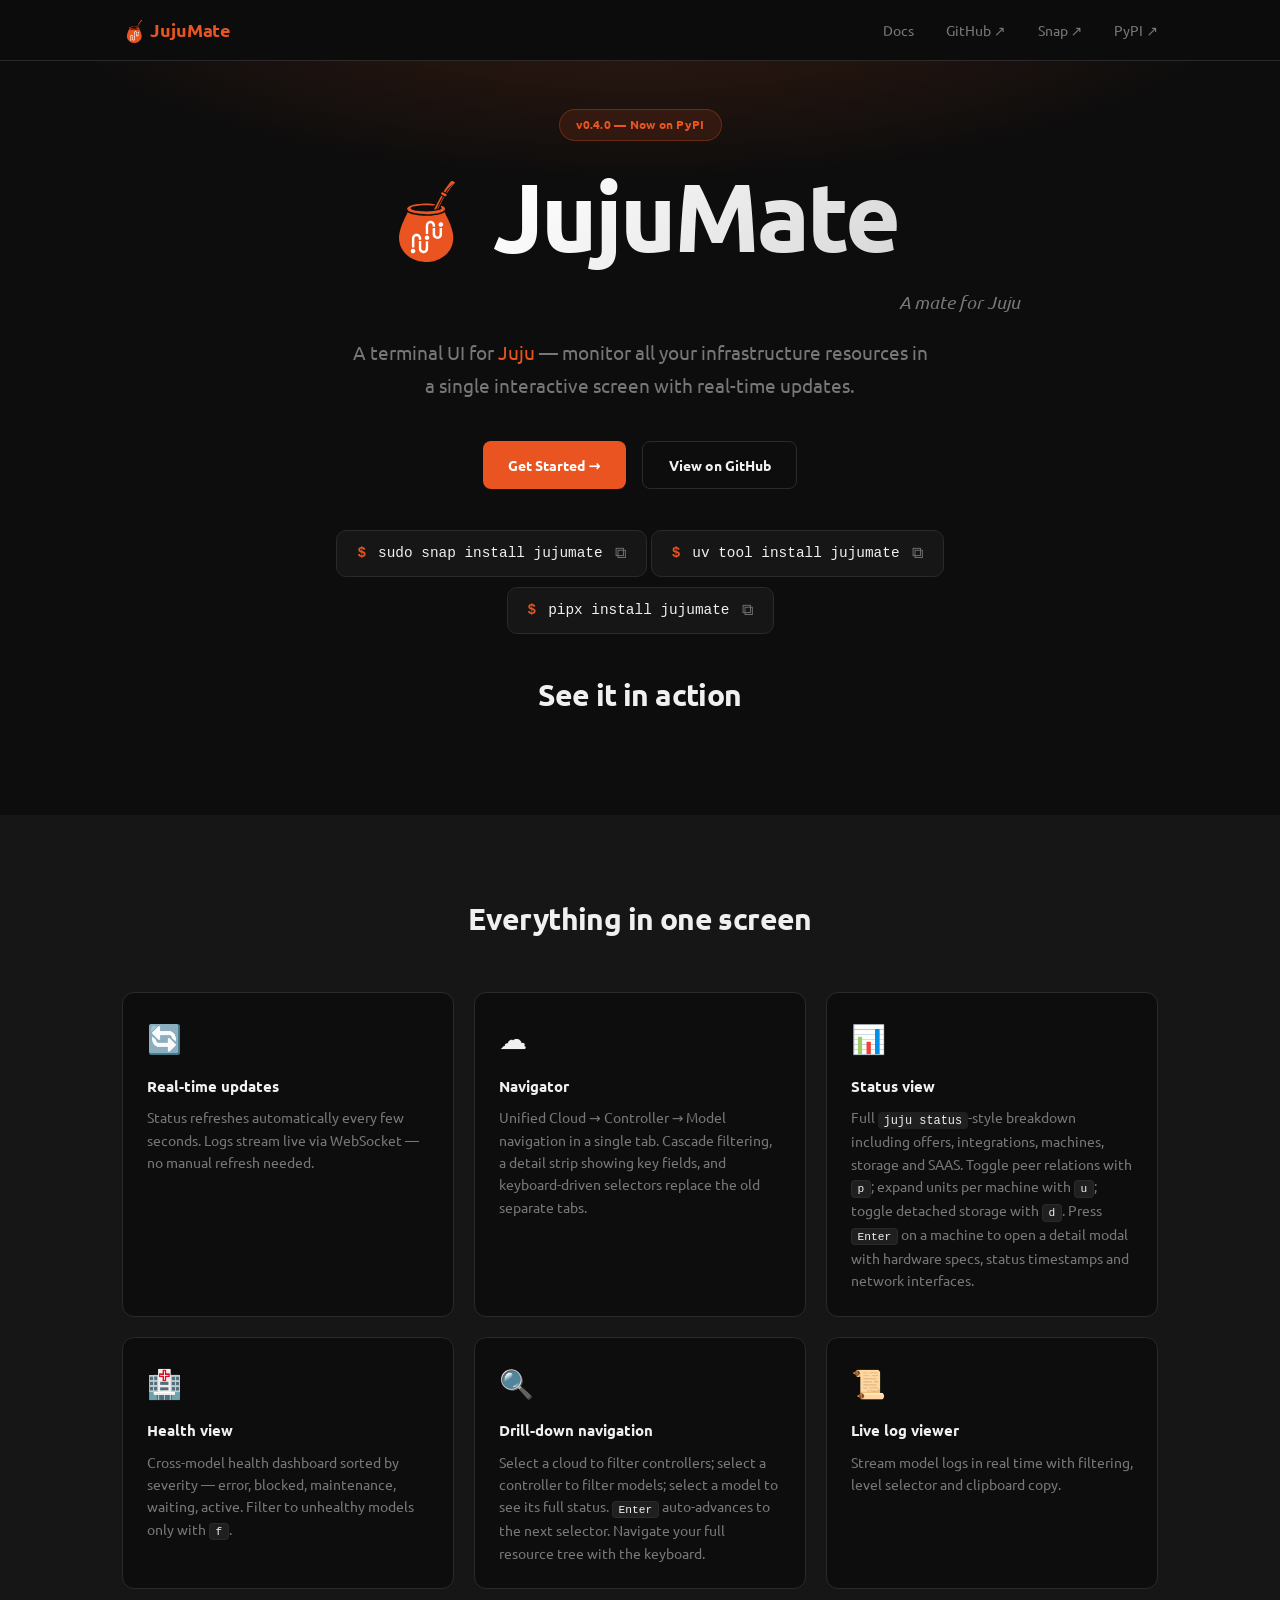
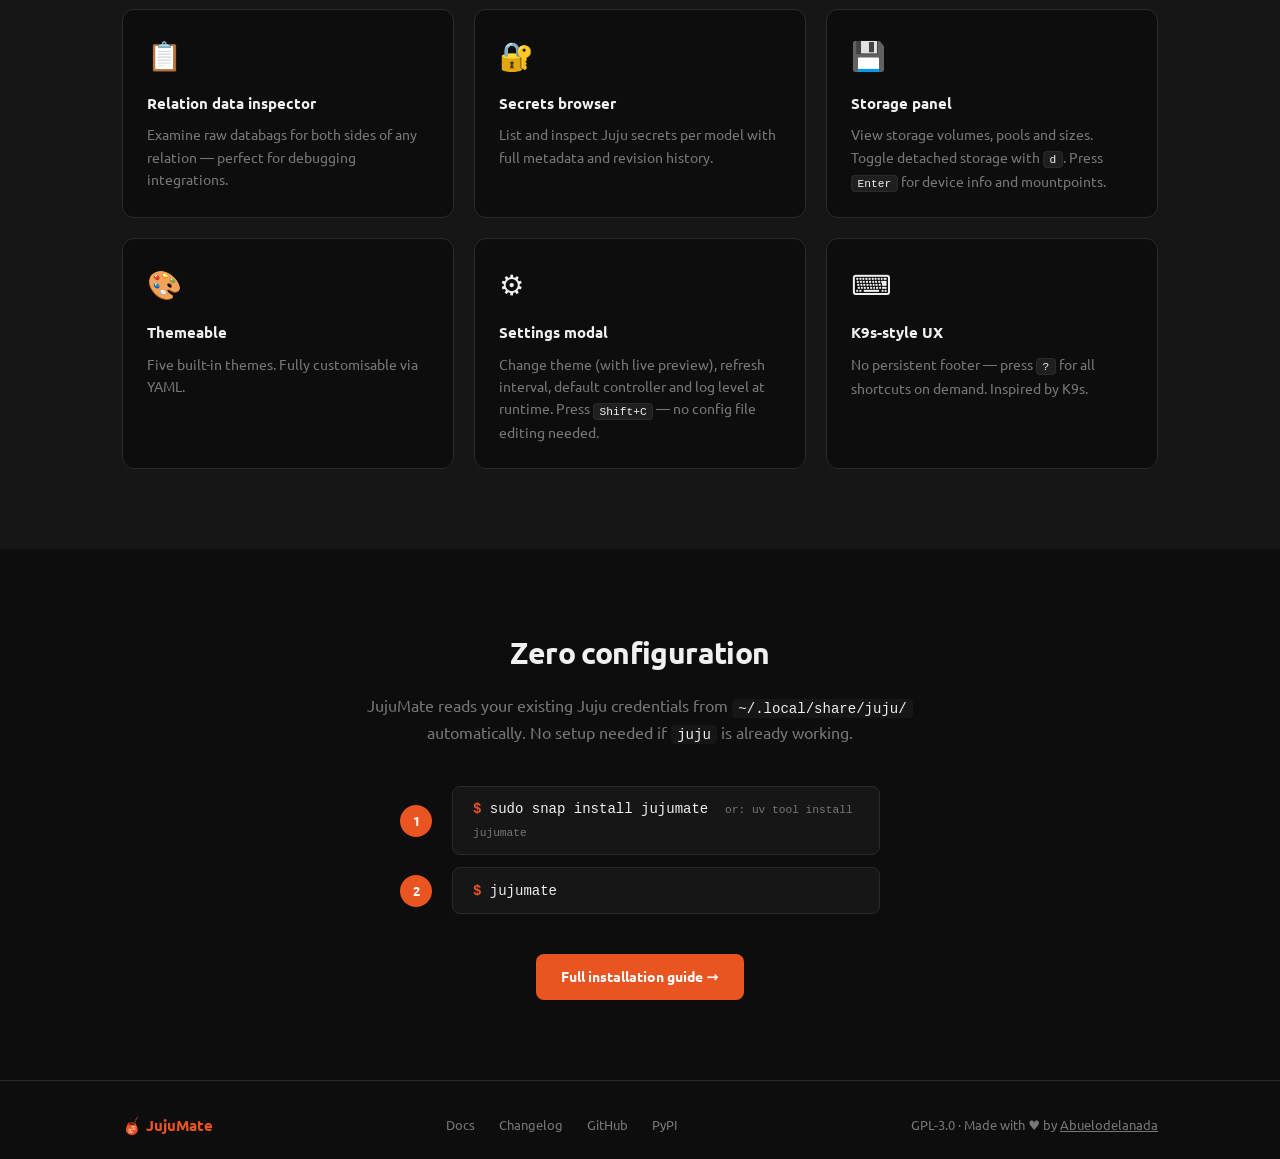
<file: index.html>
<!DOCTYPE html>
<html lang="en">
<head>
  <meta charset="UTF-8">
  <meta name="viewport" content="width=device-width, initial-scale=1.0">
  <title>JujuMate — Terminal UI for Juju</title>
  <meta name="description" content="A terminal UI for Juju — monitor all your infrastructure resources in a single interactive screen with real-time updates.">
  <link rel="preconnect" href="https://fonts.googleapis.com">
  <link rel="preconnect" href="https://fonts.gstatic.com" crossorigin>
  <link href="https://fonts.googleapis.com/css2?family=Ubuntu:ital,wght@0,300;0,400;0,500;0,700;1,400&family=Ubuntu+Mono:wght@400;700&display=swap" rel="stylesheet">
  <link rel="icon" href="icon.svg" type="image/svg+xml">
  <link rel="stylesheet" href="landing.css">
</head>
<body>

  <nav class="nav">
    <div class="nav-inner">
      <a href="/" class="nav-logo"><img src="icon.svg" class="site-icon" alt="JujuMate icon"> JujuMate</a>
      <div class="nav-links">
        <a href="installation/">Docs</a>
        <a href="https://github.com/Abuelodelanada/jujumate" target="_blank" rel="noopener">GitHub ↗</a>
        <a href="https://snapcraft.io/jujumate" target="_blank" rel="noopener">Snap ↗</a>
        <a href="https://pypi.org/project/jujumate" target="_blank" rel="noopener">PyPI ↗</a>
      </div>
    </div>
  </nav>

  <section class="hero">
    <div class="hero-inner">
      <div class="badge">v0.4.0 — Now on PyPI</div>
      <h1><img src="icon.svg" class="site-icon hero-icon" alt="JujuMate icon"> JujuMate</h1>
      <p class="hero-subtitle"><em>A mate for Juju</em></p>
      <p class="tagline">
        A terminal UI for <a href="https://juju.is" target="_blank" rel="noopener">Juju</a> —
        monitor all your infrastructure resources in a single interactive screen
        with real-time updates.
      </p>
      <div class="hero-actions">
        <a href="installation/" class="btn btn-primary">Get Started →</a>
        <a href="https://github.com/Abuelodelanada/jujumate" class="btn btn-outline" target="_blank" rel="noopener">View on GitHub</a>
      </div>
      <div class="install-box">
        <span class="prompt">$</span>
        <code>sudo snap install jujumate</code>
        <button class="copy-btn" onclick="copyInstall(this, 'sudo snap install jujumate')" title="Copy to clipboard">⧉</button>
      </div>
      <div class="install-box">
        <span class="prompt">$</span>
        <code>uv tool install jujumate</code>
        <button class="copy-btn" onclick="copyInstall(this, 'uv tool install jujumate')" title="Copy to clipboard">⧉</button>
      </div>
      <div class="install-box">
        <span class="prompt">$</span>
        <code>pipx install jujumate</code>
        <button class="copy-btn" onclick="copyInstall(this, 'pipx install jujumate')" title="Copy to clipboard">⧉</button>
      </div>
    </div>
  </section>

  <section class="demo-section">
    <div class="container">
      <h2>See it in action</h2>
      <script src="https://asciinema.org/a/THBJSo58FdpfkmA5.js" id="asciicast-THBJSo58FdpfkmA5" async="true"></script>
    </div>
  </section>

  <section class="features-section">
    <div class="container">
      <h2>Everything in one screen</h2>
      <div class="features-grid">
        <div class="feature-card">
          <div class="feature-icon">🔄</div>
          <h3>Real-time updates</h3>
          <p>Status refreshes automatically every few seconds. Logs stream live via WebSocket — no manual refresh needed.</p>
        </div>
        <div class="feature-card">
          <div class="feature-icon">☁️</div>
          <h3>Navigator</h3>
          <p>Unified Cloud → Controller → Model navigation in a single tab. Cascade filtering, a detail strip showing key fields, and keyboard-driven selectors replace the old separate tabs.</p>
        </div>
        <div class="feature-card">
          <div class="feature-icon">📊</div>
          <h3>Status view</h3>
          <p>Full <code>juju status</code>-style breakdown including offers, integrations, machines, storage and SAAS. Toggle peer relations with <kbd>p</kbd>; expand units per machine with <kbd>u</kbd>; toggle detached storage with <kbd>d</kbd>. Press <kbd>Enter</kbd> on a machine to open a detail modal with hardware specs, status timestamps and network interfaces.</p>
        </div>
        <div class="feature-card">
          <div class="feature-icon">🏥</div>
          <h3>Health view</h3>
          <p>Cross-model health dashboard sorted by severity — error, blocked, maintenance, waiting, active. Filter to unhealthy models only with <kbd>f</kbd>.</p>
        </div>
        <div class="feature-card">
          <div class="feature-icon">🔍</div>
          <h3>Drill-down navigation</h3>
          <p>Select a cloud to filter controllers; select a controller to filter models; select a model to see its full status. <kbd>Enter</kbd> auto-advances to the next selector. Navigate your full resource tree with the keyboard.</p>
        </div>
        <div class="feature-card">
          <div class="feature-icon">📜</div>
          <h3>Live log viewer</h3>
          <p>Stream model logs in real time with filtering, level selector and clipboard copy.</p>
        </div>
        <div class="feature-card">
          <div class="feature-icon">📋</div>
          <h3>Relation data inspector</h3>
          <p>Examine raw databags for both sides of any relation — perfect for debugging integrations.</p>
        </div>
        <div class="feature-card">
          <div class="feature-icon">🔐</div>
          <h3>Secrets browser</h3>
          <p>List and inspect Juju secrets per model with full metadata and revision history.</p>
        </div>
        <div class="feature-card">
          <div class="feature-icon">💾</div>
          <h3>Storage panel</h3>
          <p>View storage volumes, pools and sizes. Toggle detached storage with <kbd>d</kbd>. Press <kbd>Enter</kbd> for device info and mountpoints.</p>
        </div>
        <div class="feature-card">
          <div class="feature-icon">🎨</div>
          <h3>Themeable</h3>
          <p>Five built-in themes. Fully customisable via YAML.</p>
        </div>
        <div class="feature-card">
          <div class="feature-icon">⚙️</div>
          <h3>Settings modal</h3>
          <p>Change theme (with live preview), refresh interval, default controller and log level at runtime. Press <kbd>Shift+C</kbd> — no config file editing needed.</p>
        </div>
        <div class="feature-card">
          <div class="feature-icon">⌨️</div>
          <h3>K9s-style UX</h3>
          <p>No persistent footer — press <kbd>?</kbd> for all shortcuts on demand. Inspired by K9s.</p>
        </div>
      </div>
    </div>
  </section>

  <section class="install-section">
    <div class="container">
      <h2>Zero configuration</h2>
      <p class="section-desc">
        JujuMate reads your existing Juju credentials from <code>~/.local/share/juju/</code>
        automatically. No setup needed if <code>juju</code> is already working.
      </p>
      <div class="install-steps">
        <div class="step">
          <div class="step-num">1</div>
          <div class="terminal"><span class="prompt">$</span> sudo snap install jujumate &nbsp;<span class="step-alt">or: uv tool install jujumate</span></div>
        </div>
        <div class="step">
          <div class="step-num">2</div>
          <div class="terminal"><span class="prompt">$</span> jujumate</div>
        </div>
      </div>
      <a href="installation/" class="btn btn-primary">Full installation guide →</a>
    </div>
  </section>

  <footer class="footer">
    <div class="container">
      <div class="footer-inner">
        <span class="footer-logo"><img src="icon.svg" class="site-icon" alt="JujuMate icon"> JujuMate</span>
        <div class="footer-links">
          <a href="installation/">Docs</a>
          <a href="changelog/">Changelog</a>
          <a href="https://github.com/Abuelodelanada/jujumate" target="_blank" rel="noopener">GitHub</a>
          <a href="https://pypi.org/project/jujumate" target="_blank" rel="noopener">PyPI</a>
        </div>
        <span class="footer-license">
          GPL-3.0 · Made with ♥ by
          <a href="https://github.com/Abuelodelanada" target="_blank" rel="noopener">Abuelodelanada</a>
        </span>
      </div>
    </div>
  </footer>

  <script>
    function copyInstall(btn, text) {
      navigator.clipboard.writeText(text).then(() => {
        btn.textContent = '✓';
        setTimeout(() => { btn.textContent = '⧉'; }, 2000);
      });
    }
  </script>
</body>
</html>
</file>
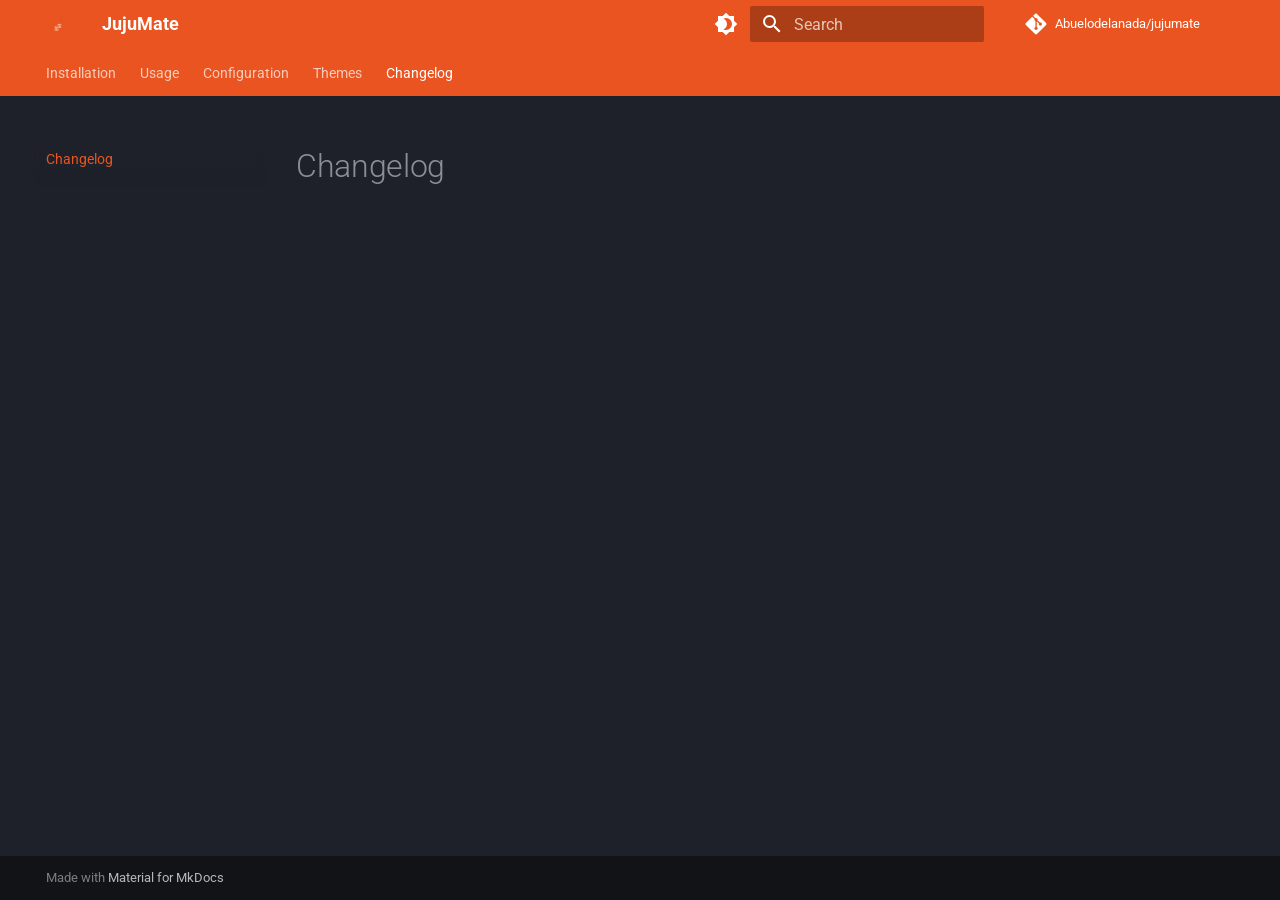
<file: changelog/index.html>
<!doctype html>
<html lang="en" class="no-js">
  <head>
    
      <meta charset="utf-8">
      <meta name="viewport" content="width=device-width,initial-scale=1">
      
        <meta name="description" content="Terminal UI for Juju infrastructure orchestration">
      
      
      
        <link rel="canonical" href="https://abuelodelanada.github.io/jujumate/changelog/">
      
      
        <link rel="prev" href="../themes/">
      
      
      
      <link rel="icon" href="../assets/icon.svg">
      <meta name="generator" content="mkdocs-1.6.1, mkdocs-material-9.6.23">
    
    
      
        <title>Changelog - JujuMate</title>
      
    
    
      <link rel="stylesheet" href="../assets/stylesheets/main.84d31ad4.min.css">
      
        
        <link rel="stylesheet" href="../assets/stylesheets/palette.06af60db.min.css">
      
      


    
    
      
    
    
      
        
        
        <link rel="preconnect" href="https://fonts.gstatic.com" crossorigin>
        <link rel="stylesheet" href="https://fonts.googleapis.com/css?family=Roboto:300,300i,400,400i,700,700i%7CRoboto+Mono:400,400i,700,700i&display=fallback">
        <style>:root{--md-text-font:"Roboto";--md-code-font:"Roboto Mono"}</style>
      
    
    
      <link rel="stylesheet" href="../stylesheets/extra.css">
    
    <script>__md_scope=new URL("..",location),__md_hash=e=>[...e].reduce(((e,_)=>(e<<5)-e+_.charCodeAt(0)),0),__md_get=(e,_=localStorage,t=__md_scope)=>JSON.parse(_.getItem(t.pathname+"."+e)),__md_set=(e,_,t=localStorage,a=__md_scope)=>{try{t.setItem(a.pathname+"."+e,JSON.stringify(_))}catch(e){}}</script>
    
      

    
    
    
  </head>
  
  
    
    
      
    
    
    
    
    <body dir="ltr" data-md-color-scheme="slate" data-md-color-primary="custom" data-md-color-accent="custom">
  
    
    <input class="md-toggle" data-md-toggle="drawer" type="checkbox" id="__drawer" autocomplete="off">
    <input class="md-toggle" data-md-toggle="search" type="checkbox" id="__search" autocomplete="off">
    <label class="md-overlay" for="__drawer"></label>
    <div data-md-component="skip">
      
        
        <a href="#changelog" class="md-skip">
          Skip to content
        </a>
      
    </div>
    <div data-md-component="announce">
      
    </div>
    
    
      

<header class="md-header" data-md-component="header">
  <nav class="md-header__inner md-grid" aria-label="Header">
    <a href=".." title="JujuMate" class="md-header__button md-logo" aria-label="JujuMate" data-md-component="logo">
      
  <img src="../assets/icon.svg" alt="logo">

    </a>
    <label class="md-header__button md-icon" for="__drawer">
      
      <svg xmlns="http://www.w3.org/2000/svg" viewBox="0 0 24 24"><path d="M3 6h18v2H3zm0 5h18v2H3zm0 5h18v2H3z"/></svg>
    </label>
    <div class="md-header__title" data-md-component="header-title">
      <div class="md-header__ellipsis">
        <div class="md-header__topic">
          <span class="md-ellipsis">
            JujuMate
          </span>
        </div>
        <div class="md-header__topic" data-md-component="header-topic">
          <span class="md-ellipsis">
            
              Changelog
            
          </span>
        </div>
      </div>
    </div>
    
      
        <form class="md-header__option" data-md-component="palette">
  
    
    
    
    <input class="md-option" data-md-color-media="" data-md-color-scheme="slate" data-md-color-primary="custom" data-md-color-accent="custom"  aria-label="Switch to light mode"  type="radio" name="__palette" id="__palette_0">
    
      <label class="md-header__button md-icon" title="Switch to light mode" for="__palette_1" hidden>
        <svg xmlns="http://www.w3.org/2000/svg" viewBox="0 0 24 24"><path d="M12 18c-.89 0-1.74-.2-2.5-.55C11.56 16.5 13 14.42 13 12s-1.44-4.5-3.5-5.45C10.26 6.2 11.11 6 12 6a6 6 0 0 1 6 6 6 6 0 0 1-6 6m8-9.31V4h-4.69L12 .69 8.69 4H4v4.69L.69 12 4 15.31V20h4.69L12 23.31 15.31 20H20v-4.69L23.31 12z"/></svg>
      </label>
    
  
    
    
    
    <input class="md-option" data-md-color-media="" data-md-color-scheme="default" data-md-color-primary="custom" data-md-color-accent="custom"  aria-label="Switch to dark mode"  type="radio" name="__palette" id="__palette_1">
    
      <label class="md-header__button md-icon" title="Switch to dark mode" for="__palette_0" hidden>
        <svg xmlns="http://www.w3.org/2000/svg" viewBox="0 0 24 24"><path d="M12 8a4 4 0 0 0-4 4 4 4 0 0 0 4 4 4 4 0 0 0 4-4 4 4 0 0 0-4-4m0 10a6 6 0 0 1-6-6 6 6 0 0 1 6-6 6 6 0 0 1 6 6 6 6 0 0 1-6 6m8-9.31V4h-4.69L12 .69 8.69 4H4v4.69L.69 12 4 15.31V20h4.69L12 23.31 15.31 20H20v-4.69L23.31 12z"/></svg>
      </label>
    
  
</form>
      
    
    
      <script>var palette=__md_get("__palette");if(palette&&palette.color){if("(prefers-color-scheme)"===palette.color.media){var media=matchMedia("(prefers-color-scheme: light)"),input=document.querySelector(media.matches?"[data-md-color-media='(prefers-color-scheme: light)']":"[data-md-color-media='(prefers-color-scheme: dark)']");palette.color.media=input.getAttribute("data-md-color-media"),palette.color.scheme=input.getAttribute("data-md-color-scheme"),palette.color.primary=input.getAttribute("data-md-color-primary"),palette.color.accent=input.getAttribute("data-md-color-accent")}for(var[key,value]of Object.entries(palette.color))document.body.setAttribute("data-md-color-"+key,value)}</script>
    
    
    
      
      
        <label class="md-header__button md-icon" for="__search">
          
          <svg xmlns="http://www.w3.org/2000/svg" viewBox="0 0 24 24"><path d="M9.5 3A6.5 6.5 0 0 1 16 9.5c0 1.61-.59 3.09-1.56 4.23l.27.27h.79l5 5-1.5 1.5-5-5v-.79l-.27-.27A6.52 6.52 0 0 1 9.5 16 6.5 6.5 0 0 1 3 9.5 6.5 6.5 0 0 1 9.5 3m0 2C7 5 5 7 5 9.5S7 14 9.5 14 14 12 14 9.5 12 5 9.5 5"/></svg>
        </label>
        <div class="md-search" data-md-component="search" role="dialog">
  <label class="md-search__overlay" for="__search"></label>
  <div class="md-search__inner" role="search">
    <form class="md-search__form" name="search">
      <input type="text" class="md-search__input" name="query" aria-label="Search" placeholder="Search" autocapitalize="off" autocorrect="off" autocomplete="off" spellcheck="false" data-md-component="search-query" required>
      <label class="md-search__icon md-icon" for="__search">
        
        <svg xmlns="http://www.w3.org/2000/svg" viewBox="0 0 24 24"><path d="M9.5 3A6.5 6.5 0 0 1 16 9.5c0 1.61-.59 3.09-1.56 4.23l.27.27h.79l5 5-1.5 1.5-5-5v-.79l-.27-.27A6.52 6.52 0 0 1 9.5 16 6.5 6.5 0 0 1 3 9.5 6.5 6.5 0 0 1 9.5 3m0 2C7 5 5 7 5 9.5S7 14 9.5 14 14 12 14 9.5 12 5 9.5 5"/></svg>
        
        <svg xmlns="http://www.w3.org/2000/svg" viewBox="0 0 24 24"><path d="M20 11v2H8l5.5 5.5-1.42 1.42L4.16 12l7.92-7.92L13.5 5.5 8 11z"/></svg>
      </label>
      <nav class="md-search__options" aria-label="Search">
        
        <button type="reset" class="md-search__icon md-icon" title="Clear" aria-label="Clear" tabindex="-1">
          
          <svg xmlns="http://www.w3.org/2000/svg" viewBox="0 0 24 24"><path d="M19 6.41 17.59 5 12 10.59 6.41 5 5 6.41 10.59 12 5 17.59 6.41 19 12 13.41 17.59 19 19 17.59 13.41 12z"/></svg>
        </button>
      </nav>
      
    </form>
    <div class="md-search__output">
      <div class="md-search__scrollwrap" tabindex="0" data-md-scrollfix>
        <div class="md-search-result" data-md-component="search-result">
          <div class="md-search-result__meta">
            Initializing search
          </div>
          <ol class="md-search-result__list" role="presentation"></ol>
        </div>
      </div>
    </div>
  </div>
</div>
      
    
    
      <div class="md-header__source">
        <a href="https://github.com/Abuelodelanada/jujumate" title="Go to repository" class="md-source" data-md-component="source">
  <div class="md-source__icon md-icon">
    
    <svg xmlns="http://www.w3.org/2000/svg" viewBox="0 0 448 512"><!--! Font Awesome Free 7.1.0 by @fontawesome - https://fontawesome.com License - https://fontawesome.com/license/free (Icons: CC BY 4.0, Fonts: SIL OFL 1.1, Code: MIT License) Copyright 2025 Fonticons, Inc.--><path d="M439.6 236.1 244 40.5c-5.4-5.5-12.8-8.5-20.4-8.5s-15 3-20.4 8.4L162.5 81l51.5 51.5c27.1-9.1 52.7 16.8 43.4 43.7l49.7 49.7c34.2-11.8 61.2 31 35.5 56.7-26.5 26.5-70.2-2.9-56-37.3L240.3 199v121.9c25.3 12.5 22.3 41.8 9.1 55-6.4 6.4-15.2 10.1-24.3 10.1s-17.8-3.6-24.3-10.1c-17.6-17.6-11.1-46.9 11.2-56v-123c-20.8-8.5-24.6-30.7-18.6-45L142.6 101 8.5 235.1C3 240.6 0 247.9 0 255.5s3 15 8.5 20.4l195.6 195.7c5.4 5.4 12.7 8.4 20.4 8.4s15-3 20.4-8.4l194.7-194.7c5.4-5.4 8.4-12.8 8.4-20.4s-3-15-8.4-20.4"/></svg>
  </div>
  <div class="md-source__repository">
    Abuelodelanada/jujumate
  </div>
</a>
      </div>
    
  </nav>
  
</header>
    
    <div class="md-container" data-md-component="container">
      
      
        
          
            
<nav class="md-tabs" aria-label="Tabs" data-md-component="tabs">
  <div class="md-grid">
    <ul class="md-tabs__list">
      
        
  
  
  
  
    <li class="md-tabs__item">
      <a href="../installation/" class="md-tabs__link">
        
  
  
    
  
  Installation

      </a>
    </li>
  

      
        
  
  
  
  
    <li class="md-tabs__item">
      <a href="../usage/" class="md-tabs__link">
        
  
  
    
  
  Usage

      </a>
    </li>
  

      
        
  
  
  
  
    <li class="md-tabs__item">
      <a href="../configuration/" class="md-tabs__link">
        
  
  
    
  
  Configuration

      </a>
    </li>
  

      
        
  
  
  
  
    <li class="md-tabs__item">
      <a href="../themes/" class="md-tabs__link">
        
  
  
    
  
  Themes

      </a>
    </li>
  

      
        
  
  
  
    
  
  
    <li class="md-tabs__item md-tabs__item--active">
      <a href="./" class="md-tabs__link">
        
  
  
    
  
  Changelog

      </a>
    </li>
  

      
    </ul>
  </div>
</nav>
          
        
      
      <main class="md-main" data-md-component="main">
        <div class="md-main__inner md-grid">
          
            
              
              <div class="md-sidebar md-sidebar--primary" data-md-component="sidebar" data-md-type="navigation" >
                <div class="md-sidebar__scrollwrap">
                  <div class="md-sidebar__inner">
                    


  


<nav class="md-nav md-nav--primary md-nav--lifted" aria-label="Navigation" data-md-level="0">
  <label class="md-nav__title" for="__drawer">
    <a href=".." title="JujuMate" class="md-nav__button md-logo" aria-label="JujuMate" data-md-component="logo">
      
  <img src="../assets/icon.svg" alt="logo">

    </a>
    JujuMate
  </label>
  
    <div class="md-nav__source">
      <a href="https://github.com/Abuelodelanada/jujumate" title="Go to repository" class="md-source" data-md-component="source">
  <div class="md-source__icon md-icon">
    
    <svg xmlns="http://www.w3.org/2000/svg" viewBox="0 0 448 512"><!--! Font Awesome Free 7.1.0 by @fontawesome - https://fontawesome.com License - https://fontawesome.com/license/free (Icons: CC BY 4.0, Fonts: SIL OFL 1.1, Code: MIT License) Copyright 2025 Fonticons, Inc.--><path d="M439.6 236.1 244 40.5c-5.4-5.5-12.8-8.5-20.4-8.5s-15 3-20.4 8.4L162.5 81l51.5 51.5c27.1-9.1 52.7 16.8 43.4 43.7l49.7 49.7c34.2-11.8 61.2 31 35.5 56.7-26.5 26.5-70.2-2.9-56-37.3L240.3 199v121.9c25.3 12.5 22.3 41.8 9.1 55-6.4 6.4-15.2 10.1-24.3 10.1s-17.8-3.6-24.3-10.1c-17.6-17.6-11.1-46.9 11.2-56v-123c-20.8-8.5-24.6-30.7-18.6-45L142.6 101 8.5 235.1C3 240.6 0 247.9 0 255.5s3 15 8.5 20.4l195.6 195.7c5.4 5.4 12.7 8.4 20.4 8.4s15-3 20.4-8.4l194.7-194.7c5.4-5.4 8.4-12.8 8.4-20.4s-3-15-8.4-20.4"/></svg>
  </div>
  <div class="md-source__repository">
    Abuelodelanada/jujumate
  </div>
</a>
    </div>
  
  <ul class="md-nav__list" data-md-scrollfix>
    
      
      
  
  
  
  
    <li class="md-nav__item">
      <a href="../installation/" class="md-nav__link">
        
  
  
  <span class="md-ellipsis">
    Installation
    
  </span>
  

      </a>
    </li>
  

    
      
      
  
  
  
  
    <li class="md-nav__item">
      <a href="../usage/" class="md-nav__link">
        
  
  
  <span class="md-ellipsis">
    Usage
    
  </span>
  

      </a>
    </li>
  

    
      
      
  
  
  
  
    <li class="md-nav__item">
      <a href="../configuration/" class="md-nav__link">
        
  
  
  <span class="md-ellipsis">
    Configuration
    
  </span>
  

      </a>
    </li>
  

    
      
      
  
  
  
  
    <li class="md-nav__item">
      <a href="../themes/" class="md-nav__link">
        
  
  
  <span class="md-ellipsis">
    Themes
    
  </span>
  

      </a>
    </li>
  

    
      
      
  
  
    
  
  
  
    <li class="md-nav__item md-nav__item--active">
      
      <input class="md-nav__toggle md-toggle" type="checkbox" id="__toc">
      
      
        
      
      
      <a href="./" class="md-nav__link md-nav__link--active">
        
  
  
  <span class="md-ellipsis">
    Changelog
    
  </span>
  

      </a>
      
    </li>
  

    
  </ul>
</nav>
                  </div>
                </div>
              </div>
            
            
              
              <div class="md-sidebar md-sidebar--secondary" data-md-component="sidebar" data-md-type="toc" >
                <div class="md-sidebar__scrollwrap">
                  <div class="md-sidebar__inner">
                    

<nav class="md-nav md-nav--secondary" aria-label="Table of contents">
  
  
  
    
  
  
</nav>
                  </div>
                </div>
              </div>
            
          
          
            <div class="md-content" data-md-component="content">
              <article class="md-content__inner md-typeset">
                
                  


  
  


<h1 id="changelog">Changelog</h1>












                
              </article>
            </div>
          
          
<script>var target=document.getElementById(location.hash.slice(1));target&&target.name&&(target.checked=target.name.startsWith("__tabbed_"))</script>
        </div>
        
          <button type="button" class="md-top md-icon" data-md-component="top" hidden>
  
  <svg xmlns="http://www.w3.org/2000/svg" viewBox="0 0 24 24"><path d="M13 20h-2V8l-5.5 5.5-1.42-1.42L12 4.16l7.92 7.92-1.42 1.42L13 8z"/></svg>
  Back to top
</button>
        
      </main>
      
        <footer class="md-footer">
  
  <div class="md-footer-meta md-typeset">
    <div class="md-footer-meta__inner md-grid">
      <div class="md-copyright">
  
  
    Made with
    <a href="https://squidfunk.github.io/mkdocs-material/" target="_blank" rel="noopener">
      Material for MkDocs
    </a>
  
</div>
      
    </div>
  </div>
</footer>
      
    </div>
    <div class="md-dialog" data-md-component="dialog">
      <div class="md-dialog__inner md-typeset"></div>
    </div>
    
    
    
      
      <script id="__config" type="application/json">{"base": "..", "features": ["navigation.tabs", "navigation.top", "content.code.copy", "search.highlight"], "search": "../assets/javascripts/workers/search.973d3a69.min.js", "tags": null, "translations": {"clipboard.copied": "Copied to clipboard", "clipboard.copy": "Copy to clipboard", "search.result.more.one": "1 more on this page", "search.result.more.other": "# more on this page", "search.result.none": "No matching documents", "search.result.one": "1 matching document", "search.result.other": "# matching documents", "search.result.placeholder": "Type to start searching", "search.result.term.missing": "Missing", "select.version": "Select version"}, "version": null}</script>
    
    
      <script src="../assets/javascripts/bundle.f55a23d4.min.js"></script>
      
    
  </body>
</html>
</file>
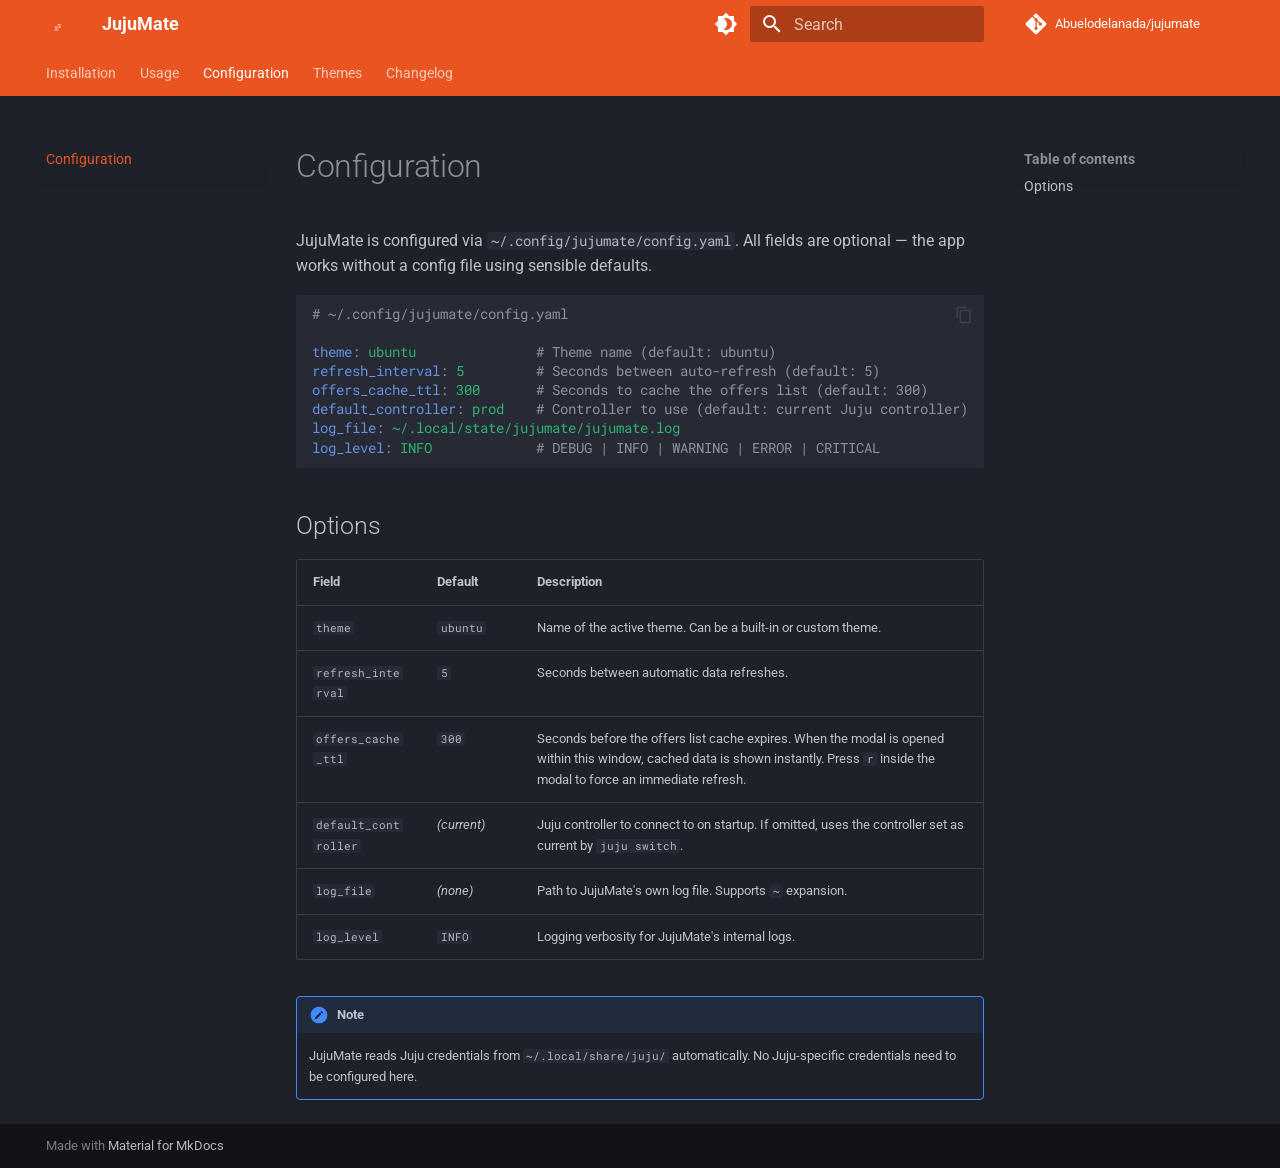
<file: configuration/index.html>
<!doctype html>
<html lang="en" class="no-js">
  <head>
    
      <meta charset="utf-8">
      <meta name="viewport" content="width=device-width,initial-scale=1">
      
        <meta name="description" content="Terminal UI for Juju infrastructure orchestration">
      
      
      
        <link rel="canonical" href="https://abuelodelanada.github.io/jujumate/configuration/">
      
      
        <link rel="prev" href="../usage/">
      
      
        <link rel="next" href="../themes/">
      
      
      <link rel="icon" href="../assets/icon.svg">
      <meta name="generator" content="mkdocs-1.6.1, mkdocs-material-9.6.23">
    
    
      
        <title>Configuration - JujuMate</title>
      
    
    
      <link rel="stylesheet" href="../assets/stylesheets/main.84d31ad4.min.css">
      
        
        <link rel="stylesheet" href="../assets/stylesheets/palette.06af60db.min.css">
      
      


    
    
      
    
    
      
        
        
        <link rel="preconnect" href="https://fonts.gstatic.com" crossorigin>
        <link rel="stylesheet" href="https://fonts.googleapis.com/css?family=Roboto:300,300i,400,400i,700,700i%7CRoboto+Mono:400,400i,700,700i&display=fallback">
        <style>:root{--md-text-font:"Roboto";--md-code-font:"Roboto Mono"}</style>
      
    
    
      <link rel="stylesheet" href="../stylesheets/extra.css">
    
    <script>__md_scope=new URL("..",location),__md_hash=e=>[...e].reduce(((e,_)=>(e<<5)-e+_.charCodeAt(0)),0),__md_get=(e,_=localStorage,t=__md_scope)=>JSON.parse(_.getItem(t.pathname+"."+e)),__md_set=(e,_,t=localStorage,a=__md_scope)=>{try{t.setItem(a.pathname+"."+e,JSON.stringify(_))}catch(e){}}</script>
    
      

    
    
    
  </head>
  
  
    
    
      
    
    
    
    
    <body dir="ltr" data-md-color-scheme="slate" data-md-color-primary="custom" data-md-color-accent="custom">
  
    
    <input class="md-toggle" data-md-toggle="drawer" type="checkbox" id="__drawer" autocomplete="off">
    <input class="md-toggle" data-md-toggle="search" type="checkbox" id="__search" autocomplete="off">
    <label class="md-overlay" for="__drawer"></label>
    <div data-md-component="skip">
      
        
        <a href="#configuration" class="md-skip">
          Skip to content
        </a>
      
    </div>
    <div data-md-component="announce">
      
    </div>
    
    
      

<header class="md-header" data-md-component="header">
  <nav class="md-header__inner md-grid" aria-label="Header">
    <a href=".." title="JujuMate" class="md-header__button md-logo" aria-label="JujuMate" data-md-component="logo">
      
  <img src="../assets/icon.svg" alt="logo">

    </a>
    <label class="md-header__button md-icon" for="__drawer">
      
      <svg xmlns="http://www.w3.org/2000/svg" viewBox="0 0 24 24"><path d="M3 6h18v2H3zm0 5h18v2H3zm0 5h18v2H3z"/></svg>
    </label>
    <div class="md-header__title" data-md-component="header-title">
      <div class="md-header__ellipsis">
        <div class="md-header__topic">
          <span class="md-ellipsis">
            JujuMate
          </span>
        </div>
        <div class="md-header__topic" data-md-component="header-topic">
          <span class="md-ellipsis">
            
              Configuration
            
          </span>
        </div>
      </div>
    </div>
    
      
        <form class="md-header__option" data-md-component="palette">
  
    
    
    
    <input class="md-option" data-md-color-media="" data-md-color-scheme="slate" data-md-color-primary="custom" data-md-color-accent="custom"  aria-label="Switch to light mode"  type="radio" name="__palette" id="__palette_0">
    
      <label class="md-header__button md-icon" title="Switch to light mode" for="__palette_1" hidden>
        <svg xmlns="http://www.w3.org/2000/svg" viewBox="0 0 24 24"><path d="M12 18c-.89 0-1.74-.2-2.5-.55C11.56 16.5 13 14.42 13 12s-1.44-4.5-3.5-5.45C10.26 6.2 11.11 6 12 6a6 6 0 0 1 6 6 6 6 0 0 1-6 6m8-9.31V4h-4.69L12 .69 8.69 4H4v4.69L.69 12 4 15.31V20h4.69L12 23.31 15.31 20H20v-4.69L23.31 12z"/></svg>
      </label>
    
  
    
    
    
    <input class="md-option" data-md-color-media="" data-md-color-scheme="default" data-md-color-primary="custom" data-md-color-accent="custom"  aria-label="Switch to dark mode"  type="radio" name="__palette" id="__palette_1">
    
      <label class="md-header__button md-icon" title="Switch to dark mode" for="__palette_0" hidden>
        <svg xmlns="http://www.w3.org/2000/svg" viewBox="0 0 24 24"><path d="M12 8a4 4 0 0 0-4 4 4 4 0 0 0 4 4 4 4 0 0 0 4-4 4 4 0 0 0-4-4m0 10a6 6 0 0 1-6-6 6 6 0 0 1 6-6 6 6 0 0 1 6 6 6 6 0 0 1-6 6m8-9.31V4h-4.69L12 .69 8.69 4H4v4.69L.69 12 4 15.31V20h4.69L12 23.31 15.31 20H20v-4.69L23.31 12z"/></svg>
      </label>
    
  
</form>
      
    
    
      <script>var palette=__md_get("__palette");if(palette&&palette.color){if("(prefers-color-scheme)"===palette.color.media){var media=matchMedia("(prefers-color-scheme: light)"),input=document.querySelector(media.matches?"[data-md-color-media='(prefers-color-scheme: light)']":"[data-md-color-media='(prefers-color-scheme: dark)']");palette.color.media=input.getAttribute("data-md-color-media"),palette.color.scheme=input.getAttribute("data-md-color-scheme"),palette.color.primary=input.getAttribute("data-md-color-primary"),palette.color.accent=input.getAttribute("data-md-color-accent")}for(var[key,value]of Object.entries(palette.color))document.body.setAttribute("data-md-color-"+key,value)}</script>
    
    
    
      
      
        <label class="md-header__button md-icon" for="__search">
          
          <svg xmlns="http://www.w3.org/2000/svg" viewBox="0 0 24 24"><path d="M9.5 3A6.5 6.5 0 0 1 16 9.5c0 1.61-.59 3.09-1.56 4.23l.27.27h.79l5 5-1.5 1.5-5-5v-.79l-.27-.27A6.52 6.52 0 0 1 9.5 16 6.5 6.5 0 0 1 3 9.5 6.5 6.5 0 0 1 9.5 3m0 2C7 5 5 7 5 9.5S7 14 9.5 14 14 12 14 9.5 12 5 9.5 5"/></svg>
        </label>
        <div class="md-search" data-md-component="search" role="dialog">
  <label class="md-search__overlay" for="__search"></label>
  <div class="md-search__inner" role="search">
    <form class="md-search__form" name="search">
      <input type="text" class="md-search__input" name="query" aria-label="Search" placeholder="Search" autocapitalize="off" autocorrect="off" autocomplete="off" spellcheck="false" data-md-component="search-query" required>
      <label class="md-search__icon md-icon" for="__search">
        
        <svg xmlns="http://www.w3.org/2000/svg" viewBox="0 0 24 24"><path d="M9.5 3A6.5 6.5 0 0 1 16 9.5c0 1.61-.59 3.09-1.56 4.23l.27.27h.79l5 5-1.5 1.5-5-5v-.79l-.27-.27A6.52 6.52 0 0 1 9.5 16 6.5 6.5 0 0 1 3 9.5 6.5 6.5 0 0 1 9.5 3m0 2C7 5 5 7 5 9.5S7 14 9.5 14 14 12 14 9.5 12 5 9.5 5"/></svg>
        
        <svg xmlns="http://www.w3.org/2000/svg" viewBox="0 0 24 24"><path d="M20 11v2H8l5.5 5.5-1.42 1.42L4.16 12l7.92-7.92L13.5 5.5 8 11z"/></svg>
      </label>
      <nav class="md-search__options" aria-label="Search">
        
        <button type="reset" class="md-search__icon md-icon" title="Clear" aria-label="Clear" tabindex="-1">
          
          <svg xmlns="http://www.w3.org/2000/svg" viewBox="0 0 24 24"><path d="M19 6.41 17.59 5 12 10.59 6.41 5 5 6.41 10.59 12 5 17.59 6.41 19 12 13.41 17.59 19 19 17.59 13.41 12z"/></svg>
        </button>
      </nav>
      
    </form>
    <div class="md-search__output">
      <div class="md-search__scrollwrap" tabindex="0" data-md-scrollfix>
        <div class="md-search-result" data-md-component="search-result">
          <div class="md-search-result__meta">
            Initializing search
          </div>
          <ol class="md-search-result__list" role="presentation"></ol>
        </div>
      </div>
    </div>
  </div>
</div>
      
    
    
      <div class="md-header__source">
        <a href="https://github.com/Abuelodelanada/jujumate" title="Go to repository" class="md-source" data-md-component="source">
  <div class="md-source__icon md-icon">
    
    <svg xmlns="http://www.w3.org/2000/svg" viewBox="0 0 448 512"><!--! Font Awesome Free 7.1.0 by @fontawesome - https://fontawesome.com License - https://fontawesome.com/license/free (Icons: CC BY 4.0, Fonts: SIL OFL 1.1, Code: MIT License) Copyright 2025 Fonticons, Inc.--><path d="M439.6 236.1 244 40.5c-5.4-5.5-12.8-8.5-20.4-8.5s-15 3-20.4 8.4L162.5 81l51.5 51.5c27.1-9.1 52.7 16.8 43.4 43.7l49.7 49.7c34.2-11.8 61.2 31 35.5 56.7-26.5 26.5-70.2-2.9-56-37.3L240.3 199v121.9c25.3 12.5 22.3 41.8 9.1 55-6.4 6.4-15.2 10.1-24.3 10.1s-17.8-3.6-24.3-10.1c-17.6-17.6-11.1-46.9 11.2-56v-123c-20.8-8.5-24.6-30.7-18.6-45L142.6 101 8.5 235.1C3 240.6 0 247.9 0 255.5s3 15 8.5 20.4l195.6 195.7c5.4 5.4 12.7 8.4 20.4 8.4s15-3 20.4-8.4l194.7-194.7c5.4-5.4 8.4-12.8 8.4-20.4s-3-15-8.4-20.4"/></svg>
  </div>
  <div class="md-source__repository">
    Abuelodelanada/jujumate
  </div>
</a>
      </div>
    
  </nav>
  
</header>
    
    <div class="md-container" data-md-component="container">
      
      
        
          
            
<nav class="md-tabs" aria-label="Tabs" data-md-component="tabs">
  <div class="md-grid">
    <ul class="md-tabs__list">
      
        
  
  
  
  
    <li class="md-tabs__item">
      <a href="../installation/" class="md-tabs__link">
        
  
  
    
  
  Installation

      </a>
    </li>
  

      
        
  
  
  
  
    <li class="md-tabs__item">
      <a href="../usage/" class="md-tabs__link">
        
  
  
    
  
  Usage

      </a>
    </li>
  

      
        
  
  
  
    
  
  
    <li class="md-tabs__item md-tabs__item--active">
      <a href="./" class="md-tabs__link">
        
  
  
    
  
  Configuration

      </a>
    </li>
  

      
        
  
  
  
  
    <li class="md-tabs__item">
      <a href="../themes/" class="md-tabs__link">
        
  
  
    
  
  Themes

      </a>
    </li>
  

      
        
  
  
  
  
    <li class="md-tabs__item">
      <a href="../changelog/" class="md-tabs__link">
        
  
  
    
  
  Changelog

      </a>
    </li>
  

      
    </ul>
  </div>
</nav>
          
        
      
      <main class="md-main" data-md-component="main">
        <div class="md-main__inner md-grid">
          
            
              
              <div class="md-sidebar md-sidebar--primary" data-md-component="sidebar" data-md-type="navigation" >
                <div class="md-sidebar__scrollwrap">
                  <div class="md-sidebar__inner">
                    


  


<nav class="md-nav md-nav--primary md-nav--lifted" aria-label="Navigation" data-md-level="0">
  <label class="md-nav__title" for="__drawer">
    <a href=".." title="JujuMate" class="md-nav__button md-logo" aria-label="JujuMate" data-md-component="logo">
      
  <img src="../assets/icon.svg" alt="logo">

    </a>
    JujuMate
  </label>
  
    <div class="md-nav__source">
      <a href="https://github.com/Abuelodelanada/jujumate" title="Go to repository" class="md-source" data-md-component="source">
  <div class="md-source__icon md-icon">
    
    <svg xmlns="http://www.w3.org/2000/svg" viewBox="0 0 448 512"><!--! Font Awesome Free 7.1.0 by @fontawesome - https://fontawesome.com License - https://fontawesome.com/license/free (Icons: CC BY 4.0, Fonts: SIL OFL 1.1, Code: MIT License) Copyright 2025 Fonticons, Inc.--><path d="M439.6 236.1 244 40.5c-5.4-5.5-12.8-8.5-20.4-8.5s-15 3-20.4 8.4L162.5 81l51.5 51.5c27.1-9.1 52.7 16.8 43.4 43.7l49.7 49.7c34.2-11.8 61.2 31 35.5 56.7-26.5 26.5-70.2-2.9-56-37.3L240.3 199v121.9c25.3 12.5 22.3 41.8 9.1 55-6.4 6.4-15.2 10.1-24.3 10.1s-17.8-3.6-24.3-10.1c-17.6-17.6-11.1-46.9 11.2-56v-123c-20.8-8.5-24.6-30.7-18.6-45L142.6 101 8.5 235.1C3 240.6 0 247.9 0 255.5s3 15 8.5 20.4l195.6 195.7c5.4 5.4 12.7 8.4 20.4 8.4s15-3 20.4-8.4l194.7-194.7c5.4-5.4 8.4-12.8 8.4-20.4s-3-15-8.4-20.4"/></svg>
  </div>
  <div class="md-source__repository">
    Abuelodelanada/jujumate
  </div>
</a>
    </div>
  
  <ul class="md-nav__list" data-md-scrollfix>
    
      
      
  
  
  
  
    <li class="md-nav__item">
      <a href="../installation/" class="md-nav__link">
        
  
  
  <span class="md-ellipsis">
    Installation
    
  </span>
  

      </a>
    </li>
  

    
      
      
  
  
  
  
    <li class="md-nav__item">
      <a href="../usage/" class="md-nav__link">
        
  
  
  <span class="md-ellipsis">
    Usage
    
  </span>
  

      </a>
    </li>
  

    
      
      
  
  
    
  
  
  
    <li class="md-nav__item md-nav__item--active">
      
      <input class="md-nav__toggle md-toggle" type="checkbox" id="__toc">
      
      
        
      
      
        <label class="md-nav__link md-nav__link--active" for="__toc">
          
  
  
  <span class="md-ellipsis">
    Configuration
    
  </span>
  

          <span class="md-nav__icon md-icon"></span>
        </label>
      
      <a href="./" class="md-nav__link md-nav__link--active">
        
  
  
  <span class="md-ellipsis">
    Configuration
    
  </span>
  

      </a>
      
        

<nav class="md-nav md-nav--secondary" aria-label="Table of contents">
  
  
  
    
  
  
    <label class="md-nav__title" for="__toc">
      <span class="md-nav__icon md-icon"></span>
      Table of contents
    </label>
    <ul class="md-nav__list" data-md-component="toc" data-md-scrollfix>
      
        <li class="md-nav__item">
  <a href="#options" class="md-nav__link">
    <span class="md-ellipsis">
      Options
    </span>
  </a>
  
</li>
      
    </ul>
  
</nav>
      
    </li>
  

    
      
      
  
  
  
  
    <li class="md-nav__item">
      <a href="../themes/" class="md-nav__link">
        
  
  
  <span class="md-ellipsis">
    Themes
    
  </span>
  

      </a>
    </li>
  

    
      
      
  
  
  
  
    <li class="md-nav__item">
      <a href="../changelog/" class="md-nav__link">
        
  
  
  <span class="md-ellipsis">
    Changelog
    
  </span>
  

      </a>
    </li>
  

    
  </ul>
</nav>
                  </div>
                </div>
              </div>
            
            
              
              <div class="md-sidebar md-sidebar--secondary" data-md-component="sidebar" data-md-type="toc" >
                <div class="md-sidebar__scrollwrap">
                  <div class="md-sidebar__inner">
                    

<nav class="md-nav md-nav--secondary" aria-label="Table of contents">
  
  
  
    
  
  
    <label class="md-nav__title" for="__toc">
      <span class="md-nav__icon md-icon"></span>
      Table of contents
    </label>
    <ul class="md-nav__list" data-md-component="toc" data-md-scrollfix>
      
        <li class="md-nav__item">
  <a href="#options" class="md-nav__link">
    <span class="md-ellipsis">
      Options
    </span>
  </a>
  
</li>
      
    </ul>
  
</nav>
                  </div>
                </div>
              </div>
            
          
          
            <div class="md-content" data-md-component="content">
              <article class="md-content__inner md-typeset">
                
                  


  
  


<h1 id="configuration">Configuration</h1>
<p>JujuMate is configured via <code>~/.config/jujumate/config.yaml</code>. All fields are optional — the app works without a config file using sensible defaults.</p>
<div class="highlight"><pre><span></span><code><a id="__codelineno-0-1" name="__codelineno-0-1" href="#__codelineno-0-1"></a><span class="c1"># ~/.config/jujumate/config.yaml</span>
<a id="__codelineno-0-2" name="__codelineno-0-2" href="#__codelineno-0-2"></a>
<a id="__codelineno-0-3" name="__codelineno-0-3" href="#__codelineno-0-3"></a><span class="nt">theme</span><span class="p">:</span><span class="w"> </span><span class="l l-Scalar l-Scalar-Plain">ubuntu</span><span class="w">               </span><span class="c1"># Theme name (default: ubuntu)</span>
<a id="__codelineno-0-4" name="__codelineno-0-4" href="#__codelineno-0-4"></a><span class="nt">refresh_interval</span><span class="p">:</span><span class="w"> </span><span class="l l-Scalar l-Scalar-Plain">5</span><span class="w">         </span><span class="c1"># Seconds between auto-refresh (default: 5)</span>
<a id="__codelineno-0-5" name="__codelineno-0-5" href="#__codelineno-0-5"></a><span class="nt">offers_cache_ttl</span><span class="p">:</span><span class="w"> </span><span class="l l-Scalar l-Scalar-Plain">300</span><span class="w">       </span><span class="c1"># Seconds to cache the offers list (default: 300)</span>
<a id="__codelineno-0-6" name="__codelineno-0-6" href="#__codelineno-0-6"></a><span class="nt">default_controller</span><span class="p">:</span><span class="w"> </span><span class="l l-Scalar l-Scalar-Plain">prod</span><span class="w">    </span><span class="c1"># Controller to use (default: current Juju controller)</span>
<a id="__codelineno-0-7" name="__codelineno-0-7" href="#__codelineno-0-7"></a><span class="nt">log_file</span><span class="p">:</span><span class="w"> </span><span class="l l-Scalar l-Scalar-Plain">~/.local/state/jujumate/jujumate.log</span>
<a id="__codelineno-0-8" name="__codelineno-0-8" href="#__codelineno-0-8"></a><span class="nt">log_level</span><span class="p">:</span><span class="w"> </span><span class="l l-Scalar l-Scalar-Plain">INFO</span><span class="w">             </span><span class="c1"># DEBUG | INFO | WARNING | ERROR | CRITICAL</span>
</code></pre></div>
<h2 id="options">Options</h2>
<table>
<thead>
<tr>
<th>Field</th>
<th>Default</th>
<th>Description</th>
</tr>
</thead>
<tbody>
<tr>
<td><code>theme</code></td>
<td><code>ubuntu</code></td>
<td>Name of the active theme. Can be a built-in or custom theme.</td>
</tr>
<tr>
<td><code>refresh_interval</code></td>
<td><code>5</code></td>
<td>Seconds between automatic data refreshes.</td>
</tr>
<tr>
<td><code>offers_cache_ttl</code></td>
<td><code>300</code></td>
<td>Seconds before the offers list cache expires. When the modal is opened within this window, cached data is shown instantly. Press <code>r</code> inside the modal to force an immediate refresh.</td>
</tr>
<tr>
<td><code>default_controller</code></td>
<td><em>(current)</em></td>
<td>Juju controller to connect to on startup. If omitted, uses the controller set as current by <code>juju switch</code>.</td>
</tr>
<tr>
<td><code>log_file</code></td>
<td><em>(none)</em></td>
<td>Path to JujuMate's own log file. Supports <code>~</code> expansion.</td>
</tr>
<tr>
<td><code>log_level</code></td>
<td><code>INFO</code></td>
<td>Logging verbosity for JujuMate's internal logs.</td>
</tr>
</tbody>
</table>
<div class="admonition note">
<p class="admonition-title">Note</p>
<p>JujuMate reads Juju credentials from <code>~/.local/share/juju/</code> automatically. No Juju-specific credentials need to be configured here.</p>
</div>












                
              </article>
            </div>
          
          
<script>var target=document.getElementById(location.hash.slice(1));target&&target.name&&(target.checked=target.name.startsWith("__tabbed_"))</script>
        </div>
        
          <button type="button" class="md-top md-icon" data-md-component="top" hidden>
  
  <svg xmlns="http://www.w3.org/2000/svg" viewBox="0 0 24 24"><path d="M13 20h-2V8l-5.5 5.5-1.42-1.42L12 4.16l7.92 7.92-1.42 1.42L13 8z"/></svg>
  Back to top
</button>
        
      </main>
      
        <footer class="md-footer">
  
  <div class="md-footer-meta md-typeset">
    <div class="md-footer-meta__inner md-grid">
      <div class="md-copyright">
  
  
    Made with
    <a href="https://squidfunk.github.io/mkdocs-material/" target="_blank" rel="noopener">
      Material for MkDocs
    </a>
  
</div>
      
    </div>
  </div>
</footer>
      
    </div>
    <div class="md-dialog" data-md-component="dialog">
      <div class="md-dialog__inner md-typeset"></div>
    </div>
    
    
    
      
      <script id="__config" type="application/json">{"base": "..", "features": ["navigation.tabs", "navigation.top", "content.code.copy", "search.highlight"], "search": "../assets/javascripts/workers/search.973d3a69.min.js", "tags": null, "translations": {"clipboard.copied": "Copied to clipboard", "clipboard.copy": "Copy to clipboard", "search.result.more.one": "1 more on this page", "search.result.more.other": "# more on this page", "search.result.none": "No matching documents", "search.result.one": "1 matching document", "search.result.other": "# matching documents", "search.result.placeholder": "Type to start searching", "search.result.term.missing": "Missing", "select.version": "Select version"}, "version": null}</script>
    
    
      <script src="../assets/javascripts/bundle.f55a23d4.min.js"></script>
      
    
  </body>
</html>
</file>
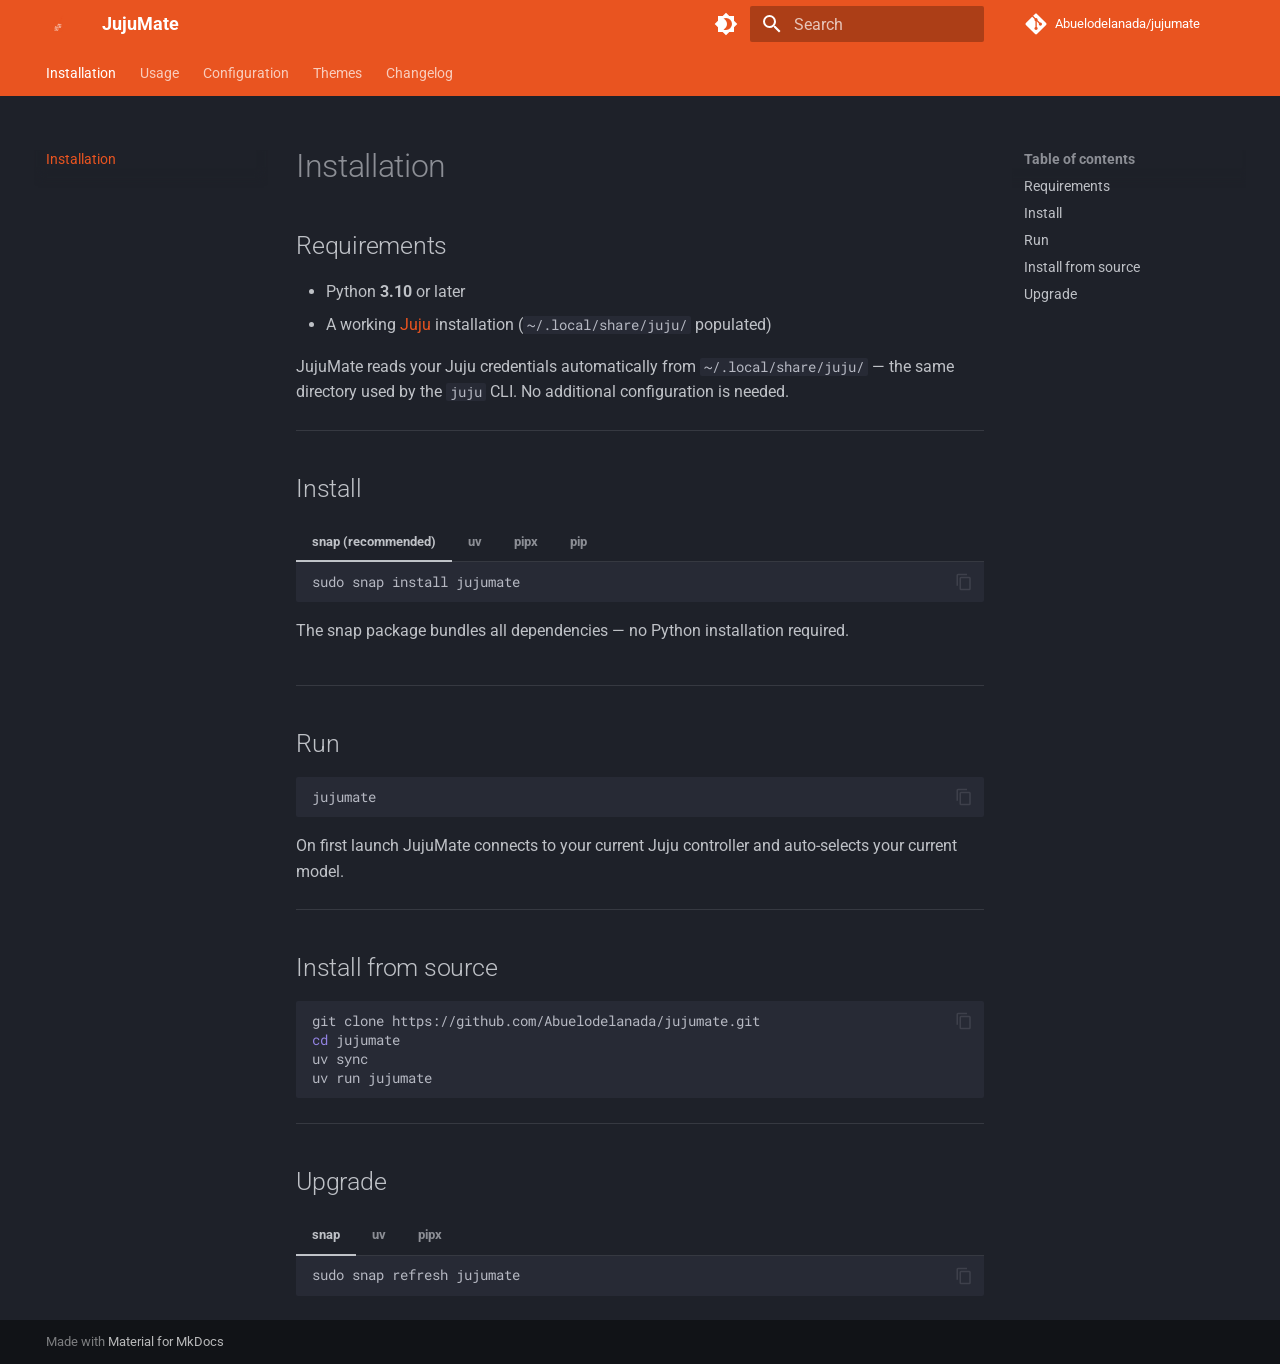
<file: installation/index.html>
<!doctype html>
<html lang="en" class="no-js">
  <head>
    
      <meta charset="utf-8">
      <meta name="viewport" content="width=device-width,initial-scale=1">
      
        <meta name="description" content="Terminal UI for Juju infrastructure orchestration">
      
      
      
        <link rel="canonical" href="https://abuelodelanada.github.io/jujumate/installation/">
      
      
      
        <link rel="next" href="../usage/">
      
      
      <link rel="icon" href="../assets/icon.svg">
      <meta name="generator" content="mkdocs-1.6.1, mkdocs-material-9.6.23">
    
    
      
        <title>Installation - JujuMate</title>
      
    
    
      <link rel="stylesheet" href="../assets/stylesheets/main.84d31ad4.min.css">
      
        
        <link rel="stylesheet" href="../assets/stylesheets/palette.06af60db.min.css">
      
      


    
    
      
    
    
      
        
        
        <link rel="preconnect" href="https://fonts.gstatic.com" crossorigin>
        <link rel="stylesheet" href="https://fonts.googleapis.com/css?family=Roboto:300,300i,400,400i,700,700i%7CRoboto+Mono:400,400i,700,700i&display=fallback">
        <style>:root{--md-text-font:"Roboto";--md-code-font:"Roboto Mono"}</style>
      
    
    
      <link rel="stylesheet" href="../stylesheets/extra.css">
    
    <script>__md_scope=new URL("..",location),__md_hash=e=>[...e].reduce(((e,_)=>(e<<5)-e+_.charCodeAt(0)),0),__md_get=(e,_=localStorage,t=__md_scope)=>JSON.parse(_.getItem(t.pathname+"."+e)),__md_set=(e,_,t=localStorage,a=__md_scope)=>{try{t.setItem(a.pathname+"."+e,JSON.stringify(_))}catch(e){}}</script>
    
      

    
    
    
  </head>
  
  
    
    
      
    
    
    
    
    <body dir="ltr" data-md-color-scheme="slate" data-md-color-primary="custom" data-md-color-accent="custom">
  
    
    <input class="md-toggle" data-md-toggle="drawer" type="checkbox" id="__drawer" autocomplete="off">
    <input class="md-toggle" data-md-toggle="search" type="checkbox" id="__search" autocomplete="off">
    <label class="md-overlay" for="__drawer"></label>
    <div data-md-component="skip">
      
        
        <a href="#installation" class="md-skip">
          Skip to content
        </a>
      
    </div>
    <div data-md-component="announce">
      
    </div>
    
    
      

<header class="md-header" data-md-component="header">
  <nav class="md-header__inner md-grid" aria-label="Header">
    <a href=".." title="JujuMate" class="md-header__button md-logo" aria-label="JujuMate" data-md-component="logo">
      
  <img src="../assets/icon.svg" alt="logo">

    </a>
    <label class="md-header__button md-icon" for="__drawer">
      
      <svg xmlns="http://www.w3.org/2000/svg" viewBox="0 0 24 24"><path d="M3 6h18v2H3zm0 5h18v2H3zm0 5h18v2H3z"/></svg>
    </label>
    <div class="md-header__title" data-md-component="header-title">
      <div class="md-header__ellipsis">
        <div class="md-header__topic">
          <span class="md-ellipsis">
            JujuMate
          </span>
        </div>
        <div class="md-header__topic" data-md-component="header-topic">
          <span class="md-ellipsis">
            
              Installation
            
          </span>
        </div>
      </div>
    </div>
    
      
        <form class="md-header__option" data-md-component="palette">
  
    
    
    
    <input class="md-option" data-md-color-media="" data-md-color-scheme="slate" data-md-color-primary="custom" data-md-color-accent="custom"  aria-label="Switch to light mode"  type="radio" name="__palette" id="__palette_0">
    
      <label class="md-header__button md-icon" title="Switch to light mode" for="__palette_1" hidden>
        <svg xmlns="http://www.w3.org/2000/svg" viewBox="0 0 24 24"><path d="M12 18c-.89 0-1.74-.2-2.5-.55C11.56 16.5 13 14.42 13 12s-1.44-4.5-3.5-5.45C10.26 6.2 11.11 6 12 6a6 6 0 0 1 6 6 6 6 0 0 1-6 6m8-9.31V4h-4.69L12 .69 8.69 4H4v4.69L.69 12 4 15.31V20h4.69L12 23.31 15.31 20H20v-4.69L23.31 12z"/></svg>
      </label>
    
  
    
    
    
    <input class="md-option" data-md-color-media="" data-md-color-scheme="default" data-md-color-primary="custom" data-md-color-accent="custom"  aria-label="Switch to dark mode"  type="radio" name="__palette" id="__palette_1">
    
      <label class="md-header__button md-icon" title="Switch to dark mode" for="__palette_0" hidden>
        <svg xmlns="http://www.w3.org/2000/svg" viewBox="0 0 24 24"><path d="M12 8a4 4 0 0 0-4 4 4 4 0 0 0 4 4 4 4 0 0 0 4-4 4 4 0 0 0-4-4m0 10a6 6 0 0 1-6-6 6 6 0 0 1 6-6 6 6 0 0 1 6 6 6 6 0 0 1-6 6m8-9.31V4h-4.69L12 .69 8.69 4H4v4.69L.69 12 4 15.31V20h4.69L12 23.31 15.31 20H20v-4.69L23.31 12z"/></svg>
      </label>
    
  
</form>
      
    
    
      <script>var palette=__md_get("__palette");if(palette&&palette.color){if("(prefers-color-scheme)"===palette.color.media){var media=matchMedia("(prefers-color-scheme: light)"),input=document.querySelector(media.matches?"[data-md-color-media='(prefers-color-scheme: light)']":"[data-md-color-media='(prefers-color-scheme: dark)']");palette.color.media=input.getAttribute("data-md-color-media"),palette.color.scheme=input.getAttribute("data-md-color-scheme"),palette.color.primary=input.getAttribute("data-md-color-primary"),palette.color.accent=input.getAttribute("data-md-color-accent")}for(var[key,value]of Object.entries(palette.color))document.body.setAttribute("data-md-color-"+key,value)}</script>
    
    
    
      
      
        <label class="md-header__button md-icon" for="__search">
          
          <svg xmlns="http://www.w3.org/2000/svg" viewBox="0 0 24 24"><path d="M9.5 3A6.5 6.5 0 0 1 16 9.5c0 1.61-.59 3.09-1.56 4.23l.27.27h.79l5 5-1.5 1.5-5-5v-.79l-.27-.27A6.52 6.52 0 0 1 9.5 16 6.5 6.5 0 0 1 3 9.5 6.5 6.5 0 0 1 9.5 3m0 2C7 5 5 7 5 9.5S7 14 9.5 14 14 12 14 9.5 12 5 9.5 5"/></svg>
        </label>
        <div class="md-search" data-md-component="search" role="dialog">
  <label class="md-search__overlay" for="__search"></label>
  <div class="md-search__inner" role="search">
    <form class="md-search__form" name="search">
      <input type="text" class="md-search__input" name="query" aria-label="Search" placeholder="Search" autocapitalize="off" autocorrect="off" autocomplete="off" spellcheck="false" data-md-component="search-query" required>
      <label class="md-search__icon md-icon" for="__search">
        
        <svg xmlns="http://www.w3.org/2000/svg" viewBox="0 0 24 24"><path d="M9.5 3A6.5 6.5 0 0 1 16 9.5c0 1.61-.59 3.09-1.56 4.23l.27.27h.79l5 5-1.5 1.5-5-5v-.79l-.27-.27A6.52 6.52 0 0 1 9.5 16 6.5 6.5 0 0 1 3 9.5 6.5 6.5 0 0 1 9.5 3m0 2C7 5 5 7 5 9.5S7 14 9.5 14 14 12 14 9.5 12 5 9.5 5"/></svg>
        
        <svg xmlns="http://www.w3.org/2000/svg" viewBox="0 0 24 24"><path d="M20 11v2H8l5.5 5.5-1.42 1.42L4.16 12l7.92-7.92L13.5 5.5 8 11z"/></svg>
      </label>
      <nav class="md-search__options" aria-label="Search">
        
        <button type="reset" class="md-search__icon md-icon" title="Clear" aria-label="Clear" tabindex="-1">
          
          <svg xmlns="http://www.w3.org/2000/svg" viewBox="0 0 24 24"><path d="M19 6.41 17.59 5 12 10.59 6.41 5 5 6.41 10.59 12 5 17.59 6.41 19 12 13.41 17.59 19 19 17.59 13.41 12z"/></svg>
        </button>
      </nav>
      
    </form>
    <div class="md-search__output">
      <div class="md-search__scrollwrap" tabindex="0" data-md-scrollfix>
        <div class="md-search-result" data-md-component="search-result">
          <div class="md-search-result__meta">
            Initializing search
          </div>
          <ol class="md-search-result__list" role="presentation"></ol>
        </div>
      </div>
    </div>
  </div>
</div>
      
    
    
      <div class="md-header__source">
        <a href="https://github.com/Abuelodelanada/jujumate" title="Go to repository" class="md-source" data-md-component="source">
  <div class="md-source__icon md-icon">
    
    <svg xmlns="http://www.w3.org/2000/svg" viewBox="0 0 448 512"><!--! Font Awesome Free 7.1.0 by @fontawesome - https://fontawesome.com License - https://fontawesome.com/license/free (Icons: CC BY 4.0, Fonts: SIL OFL 1.1, Code: MIT License) Copyright 2025 Fonticons, Inc.--><path d="M439.6 236.1 244 40.5c-5.4-5.5-12.8-8.5-20.4-8.5s-15 3-20.4 8.4L162.5 81l51.5 51.5c27.1-9.1 52.7 16.8 43.4 43.7l49.7 49.7c34.2-11.8 61.2 31 35.5 56.7-26.5 26.5-70.2-2.9-56-37.3L240.3 199v121.9c25.3 12.5 22.3 41.8 9.1 55-6.4 6.4-15.2 10.1-24.3 10.1s-17.8-3.6-24.3-10.1c-17.6-17.6-11.1-46.9 11.2-56v-123c-20.8-8.5-24.6-30.7-18.6-45L142.6 101 8.5 235.1C3 240.6 0 247.9 0 255.5s3 15 8.5 20.4l195.6 195.7c5.4 5.4 12.7 8.4 20.4 8.4s15-3 20.4-8.4l194.7-194.7c5.4-5.4 8.4-12.8 8.4-20.4s-3-15-8.4-20.4"/></svg>
  </div>
  <div class="md-source__repository">
    Abuelodelanada/jujumate
  </div>
</a>
      </div>
    
  </nav>
  
</header>
    
    <div class="md-container" data-md-component="container">
      
      
        
          
            
<nav class="md-tabs" aria-label="Tabs" data-md-component="tabs">
  <div class="md-grid">
    <ul class="md-tabs__list">
      
        
  
  
  
    
  
  
    <li class="md-tabs__item md-tabs__item--active">
      <a href="./" class="md-tabs__link">
        
  
  
    
  
  Installation

      </a>
    </li>
  

      
        
  
  
  
  
    <li class="md-tabs__item">
      <a href="../usage/" class="md-tabs__link">
        
  
  
    
  
  Usage

      </a>
    </li>
  

      
        
  
  
  
  
    <li class="md-tabs__item">
      <a href="../configuration/" class="md-tabs__link">
        
  
  
    
  
  Configuration

      </a>
    </li>
  

      
        
  
  
  
  
    <li class="md-tabs__item">
      <a href="../themes/" class="md-tabs__link">
        
  
  
    
  
  Themes

      </a>
    </li>
  

      
        
  
  
  
  
    <li class="md-tabs__item">
      <a href="../changelog/" class="md-tabs__link">
        
  
  
    
  
  Changelog

      </a>
    </li>
  

      
    </ul>
  </div>
</nav>
          
        
      
      <main class="md-main" data-md-component="main">
        <div class="md-main__inner md-grid">
          
            
              
              <div class="md-sidebar md-sidebar--primary" data-md-component="sidebar" data-md-type="navigation" >
                <div class="md-sidebar__scrollwrap">
                  <div class="md-sidebar__inner">
                    


  


<nav class="md-nav md-nav--primary md-nav--lifted" aria-label="Navigation" data-md-level="0">
  <label class="md-nav__title" for="__drawer">
    <a href=".." title="JujuMate" class="md-nav__button md-logo" aria-label="JujuMate" data-md-component="logo">
      
  <img src="../assets/icon.svg" alt="logo">

    </a>
    JujuMate
  </label>
  
    <div class="md-nav__source">
      <a href="https://github.com/Abuelodelanada/jujumate" title="Go to repository" class="md-source" data-md-component="source">
  <div class="md-source__icon md-icon">
    
    <svg xmlns="http://www.w3.org/2000/svg" viewBox="0 0 448 512"><!--! Font Awesome Free 7.1.0 by @fontawesome - https://fontawesome.com License - https://fontawesome.com/license/free (Icons: CC BY 4.0, Fonts: SIL OFL 1.1, Code: MIT License) Copyright 2025 Fonticons, Inc.--><path d="M439.6 236.1 244 40.5c-5.4-5.5-12.8-8.5-20.4-8.5s-15 3-20.4 8.4L162.5 81l51.5 51.5c27.1-9.1 52.7 16.8 43.4 43.7l49.7 49.7c34.2-11.8 61.2 31 35.5 56.7-26.5 26.5-70.2-2.9-56-37.3L240.3 199v121.9c25.3 12.5 22.3 41.8 9.1 55-6.4 6.4-15.2 10.1-24.3 10.1s-17.8-3.6-24.3-10.1c-17.6-17.6-11.1-46.9 11.2-56v-123c-20.8-8.5-24.6-30.7-18.6-45L142.6 101 8.5 235.1C3 240.6 0 247.9 0 255.5s3 15 8.5 20.4l195.6 195.7c5.4 5.4 12.7 8.4 20.4 8.4s15-3 20.4-8.4l194.7-194.7c5.4-5.4 8.4-12.8 8.4-20.4s-3-15-8.4-20.4"/></svg>
  </div>
  <div class="md-source__repository">
    Abuelodelanada/jujumate
  </div>
</a>
    </div>
  
  <ul class="md-nav__list" data-md-scrollfix>
    
      
      
  
  
    
  
  
  
    <li class="md-nav__item md-nav__item--active">
      
      <input class="md-nav__toggle md-toggle" type="checkbox" id="__toc">
      
      
        
      
      
        <label class="md-nav__link md-nav__link--active" for="__toc">
          
  
  
  <span class="md-ellipsis">
    Installation
    
  </span>
  

          <span class="md-nav__icon md-icon"></span>
        </label>
      
      <a href="./" class="md-nav__link md-nav__link--active">
        
  
  
  <span class="md-ellipsis">
    Installation
    
  </span>
  

      </a>
      
        

<nav class="md-nav md-nav--secondary" aria-label="Table of contents">
  
  
  
    
  
  
    <label class="md-nav__title" for="__toc">
      <span class="md-nav__icon md-icon"></span>
      Table of contents
    </label>
    <ul class="md-nav__list" data-md-component="toc" data-md-scrollfix>
      
        <li class="md-nav__item">
  <a href="#requirements" class="md-nav__link">
    <span class="md-ellipsis">
      Requirements
    </span>
  </a>
  
</li>
      
        <li class="md-nav__item">
  <a href="#install" class="md-nav__link">
    <span class="md-ellipsis">
      Install
    </span>
  </a>
  
</li>
      
        <li class="md-nav__item">
  <a href="#run" class="md-nav__link">
    <span class="md-ellipsis">
      Run
    </span>
  </a>
  
</li>
      
        <li class="md-nav__item">
  <a href="#install-from-source" class="md-nav__link">
    <span class="md-ellipsis">
      Install from source
    </span>
  </a>
  
</li>
      
        <li class="md-nav__item">
  <a href="#upgrade" class="md-nav__link">
    <span class="md-ellipsis">
      Upgrade
    </span>
  </a>
  
</li>
      
    </ul>
  
</nav>
      
    </li>
  

    
      
      
  
  
  
  
    <li class="md-nav__item">
      <a href="../usage/" class="md-nav__link">
        
  
  
  <span class="md-ellipsis">
    Usage
    
  </span>
  

      </a>
    </li>
  

    
      
      
  
  
  
  
    <li class="md-nav__item">
      <a href="../configuration/" class="md-nav__link">
        
  
  
  <span class="md-ellipsis">
    Configuration
    
  </span>
  

      </a>
    </li>
  

    
      
      
  
  
  
  
    <li class="md-nav__item">
      <a href="../themes/" class="md-nav__link">
        
  
  
  <span class="md-ellipsis">
    Themes
    
  </span>
  

      </a>
    </li>
  

    
      
      
  
  
  
  
    <li class="md-nav__item">
      <a href="../changelog/" class="md-nav__link">
        
  
  
  <span class="md-ellipsis">
    Changelog
    
  </span>
  

      </a>
    </li>
  

    
  </ul>
</nav>
                  </div>
                </div>
              </div>
            
            
              
              <div class="md-sidebar md-sidebar--secondary" data-md-component="sidebar" data-md-type="toc" >
                <div class="md-sidebar__scrollwrap">
                  <div class="md-sidebar__inner">
                    

<nav class="md-nav md-nav--secondary" aria-label="Table of contents">
  
  
  
    
  
  
    <label class="md-nav__title" for="__toc">
      <span class="md-nav__icon md-icon"></span>
      Table of contents
    </label>
    <ul class="md-nav__list" data-md-component="toc" data-md-scrollfix>
      
        <li class="md-nav__item">
  <a href="#requirements" class="md-nav__link">
    <span class="md-ellipsis">
      Requirements
    </span>
  </a>
  
</li>
      
        <li class="md-nav__item">
  <a href="#install" class="md-nav__link">
    <span class="md-ellipsis">
      Install
    </span>
  </a>
  
</li>
      
        <li class="md-nav__item">
  <a href="#run" class="md-nav__link">
    <span class="md-ellipsis">
      Run
    </span>
  </a>
  
</li>
      
        <li class="md-nav__item">
  <a href="#install-from-source" class="md-nav__link">
    <span class="md-ellipsis">
      Install from source
    </span>
  </a>
  
</li>
      
        <li class="md-nav__item">
  <a href="#upgrade" class="md-nav__link">
    <span class="md-ellipsis">
      Upgrade
    </span>
  </a>
  
</li>
      
    </ul>
  
</nav>
                  </div>
                </div>
              </div>
            
          
          
            <div class="md-content" data-md-component="content">
              <article class="md-content__inner md-typeset">
                
                  


  
  


<h1 id="installation">Installation</h1>
<h2 id="requirements">Requirements</h2>
<ul>
<li>Python <strong>3.10</strong> or later</li>
<li>A working <a href="https://juju.is/docs/juju/install-juju">Juju</a> installation (<code>~/.local/share/juju/</code> populated)</li>
</ul>
<p>JujuMate reads your Juju credentials automatically from <code>~/.local/share/juju/</code> — the same directory used by the <code>juju</code> CLI. No additional configuration is needed.</p>
<hr />
<h2 id="install">Install</h2>
<div class="tabbed-set tabbed-alternate" data-tabs="1:4"><input checked="checked" id="__tabbed_1_1" name="__tabbed_1" type="radio" /><input id="__tabbed_1_2" name="__tabbed_1" type="radio" /><input id="__tabbed_1_3" name="__tabbed_1" type="radio" /><input id="__tabbed_1_4" name="__tabbed_1" type="radio" /><div class="tabbed-labels"><label for="__tabbed_1_1">snap (recommended)</label><label for="__tabbed_1_2">uv</label><label for="__tabbed_1_3">pipx</label><label for="__tabbed_1_4">pip</label></div>
<div class="tabbed-content">
<div class="tabbed-block">
<div class="highlight"><pre><span></span><code><a id="__codelineno-0-1" name="__codelineno-0-1" href="#__codelineno-0-1"></a>sudo<span class="w"> </span>snap<span class="w"> </span>install<span class="w"> </span>jujumate
</code></pre></div>
<p>The snap package bundles all dependencies — no Python installation required.</p>
</div>
<div class="tabbed-block">
<div class="highlight"><pre><span></span><code><a id="__codelineno-1-1" name="__codelineno-1-1" href="#__codelineno-1-1"></a>uv<span class="w"> </span>tool<span class="w"> </span>install<span class="w"> </span>jujumate
</code></pre></div>
<p><a href="https://docs.astral.sh/uv">uv</a> is the fastest way to install and run Python tools in isolated environments.</p>
</div>
<div class="tabbed-block">
<div class="highlight"><pre><span></span><code><a id="__codelineno-2-1" name="__codelineno-2-1" href="#__codelineno-2-1"></a>pipx<span class="w"> </span>install<span class="w"> </span>jujumate
</code></pre></div>
</div>
<div class="tabbed-block">
<div class="highlight"><pre><span></span><code><a id="__codelineno-3-1" name="__codelineno-3-1" href="#__codelineno-3-1"></a>pip<span class="w"> </span>install<span class="w"> </span>jujumate
</code></pre></div>
</div>
</div>
</div>
<hr />
<h2 id="run">Run</h2>
<div class="highlight"><pre><span></span><code><a id="__codelineno-4-1" name="__codelineno-4-1" href="#__codelineno-4-1"></a>jujumate
</code></pre></div>
<p>On first launch JujuMate connects to your current Juju controller and auto-selects your current model.</p>
<hr />
<h2 id="install-from-source">Install from source</h2>
<div class="highlight"><pre><span></span><code><a id="__codelineno-5-1" name="__codelineno-5-1" href="#__codelineno-5-1"></a>git<span class="w"> </span>clone<span class="w"> </span>https://github.com/Abuelodelanada/jujumate.git
<a id="__codelineno-5-2" name="__codelineno-5-2" href="#__codelineno-5-2"></a><span class="nb">cd</span><span class="w"> </span>jujumate
<a id="__codelineno-5-3" name="__codelineno-5-3" href="#__codelineno-5-3"></a>uv<span class="w"> </span>sync
<a id="__codelineno-5-4" name="__codelineno-5-4" href="#__codelineno-5-4"></a>uv<span class="w"> </span>run<span class="w"> </span>jujumate
</code></pre></div>
<hr />
<h2 id="upgrade">Upgrade</h2>
<div class="tabbed-set tabbed-alternate" data-tabs="2:3"><input checked="checked" id="__tabbed_2_1" name="__tabbed_2" type="radio" /><input id="__tabbed_2_2" name="__tabbed_2" type="radio" /><input id="__tabbed_2_3" name="__tabbed_2" type="radio" /><div class="tabbed-labels"><label for="__tabbed_2_1">snap</label><label for="__tabbed_2_2">uv</label><label for="__tabbed_2_3">pipx</label></div>
<div class="tabbed-content">
<div class="tabbed-block">
<div class="highlight"><pre><span></span><code><a id="__codelineno-6-1" name="__codelineno-6-1" href="#__codelineno-6-1"></a>sudo<span class="w"> </span>snap<span class="w"> </span>refresh<span class="w"> </span>jujumate
</code></pre></div>
</div>
<div class="tabbed-block">
<div class="highlight"><pre><span></span><code><a id="__codelineno-7-1" name="__codelineno-7-1" href="#__codelineno-7-1"></a>uv<span class="w"> </span>tool<span class="w"> </span>upgrade<span class="w"> </span>jujumate
</code></pre></div>
</div>
<div class="tabbed-block">
<div class="highlight"><pre><span></span><code><a id="__codelineno-8-1" name="__codelineno-8-1" href="#__codelineno-8-1"></a>pipx<span class="w"> </span>upgrade<span class="w"> </span>jujumate
</code></pre></div>
</div>
</div>
</div>












                
              </article>
            </div>
          
          
<script>var target=document.getElementById(location.hash.slice(1));target&&target.name&&(target.checked=target.name.startsWith("__tabbed_"))</script>
        </div>
        
          <button type="button" class="md-top md-icon" data-md-component="top" hidden>
  
  <svg xmlns="http://www.w3.org/2000/svg" viewBox="0 0 24 24"><path d="M13 20h-2V8l-5.5 5.5-1.42-1.42L12 4.16l7.92 7.92-1.42 1.42L13 8z"/></svg>
  Back to top
</button>
        
      </main>
      
        <footer class="md-footer">
  
  <div class="md-footer-meta md-typeset">
    <div class="md-footer-meta__inner md-grid">
      <div class="md-copyright">
  
  
    Made with
    <a href="https://squidfunk.github.io/mkdocs-material/" target="_blank" rel="noopener">
      Material for MkDocs
    </a>
  
</div>
      
    </div>
  </div>
</footer>
      
    </div>
    <div class="md-dialog" data-md-component="dialog">
      <div class="md-dialog__inner md-typeset"></div>
    </div>
    
    
    
      
      <script id="__config" type="application/json">{"base": "..", "features": ["navigation.tabs", "navigation.top", "content.code.copy", "search.highlight"], "search": "../assets/javascripts/workers/search.973d3a69.min.js", "tags": null, "translations": {"clipboard.copied": "Copied to clipboard", "clipboard.copy": "Copy to clipboard", "search.result.more.one": "1 more on this page", "search.result.more.other": "# more on this page", "search.result.none": "No matching documents", "search.result.one": "1 matching document", "search.result.other": "# matching documents", "search.result.placeholder": "Type to start searching", "search.result.term.missing": "Missing", "select.version": "Select version"}, "version": null}</script>
    
    
      <script src="../assets/javascripts/bundle.f55a23d4.min.js"></script>
      
    
  </body>
</html>
</file>
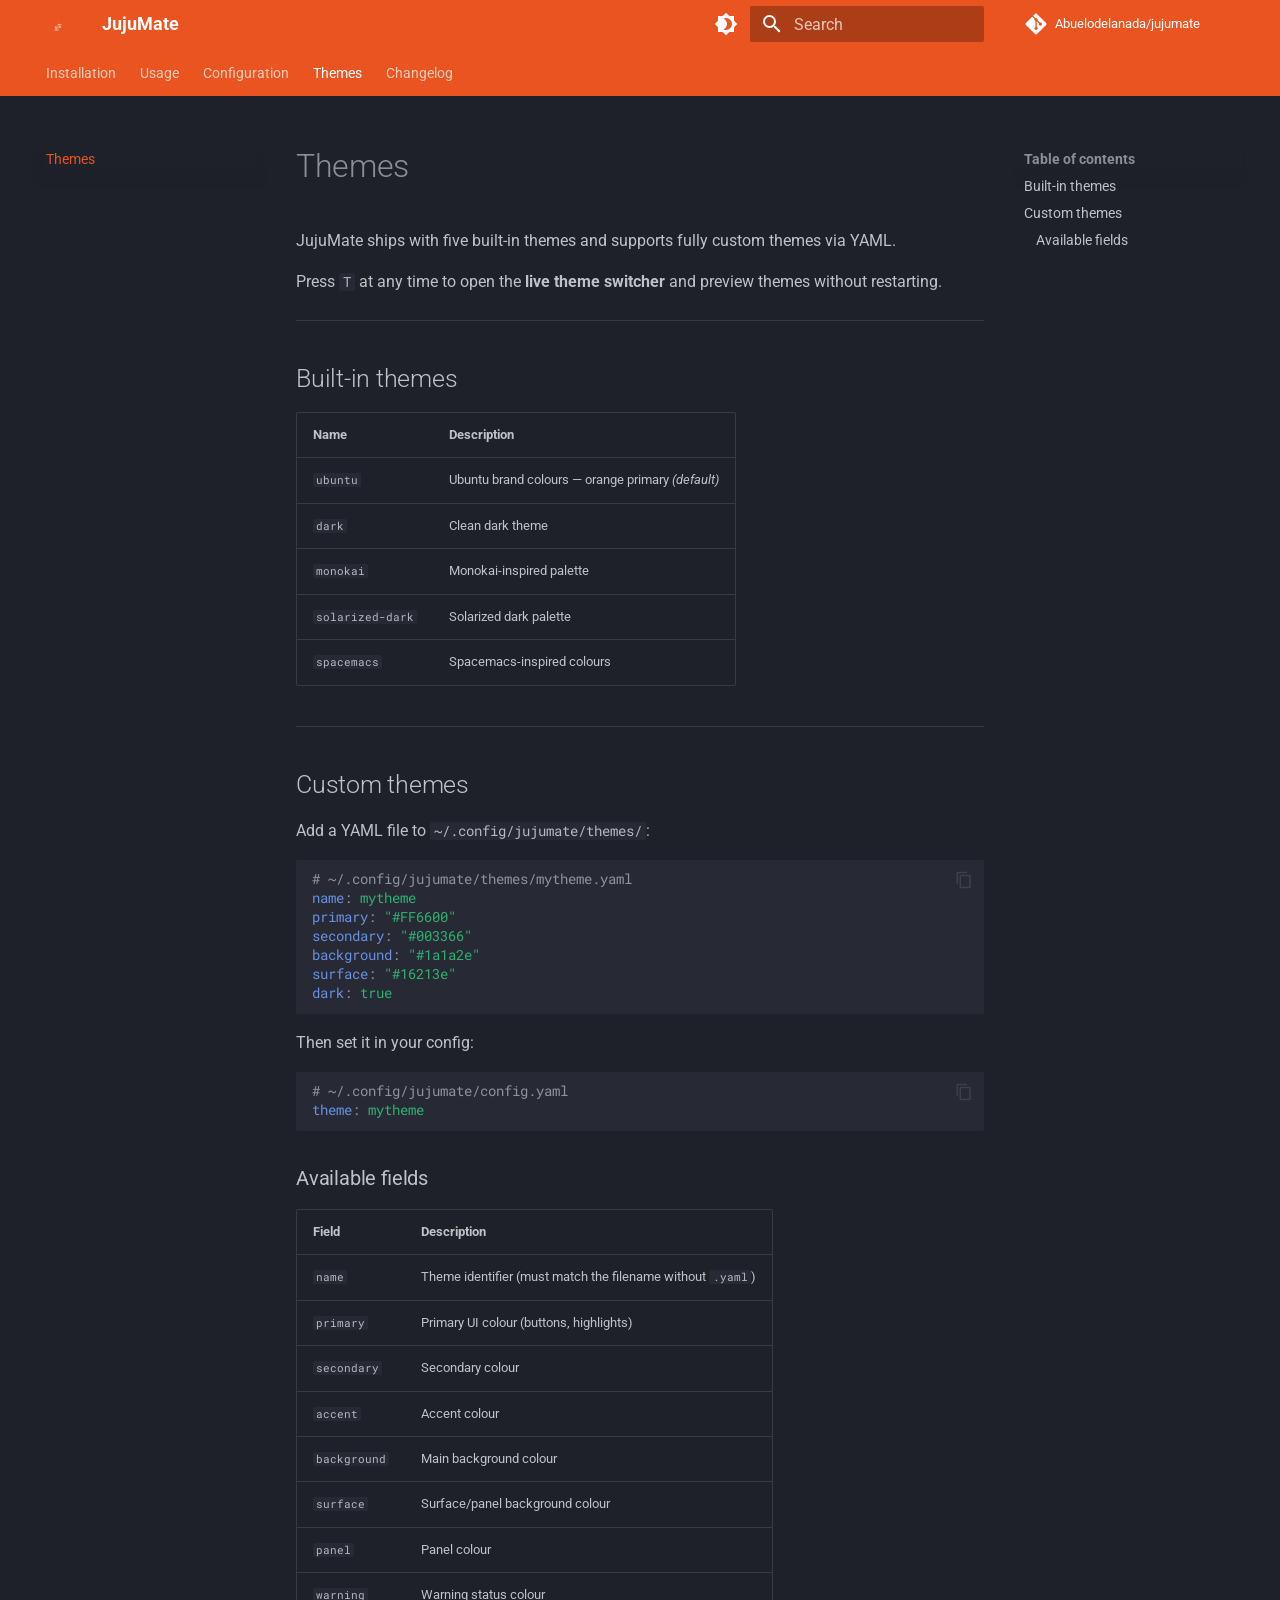
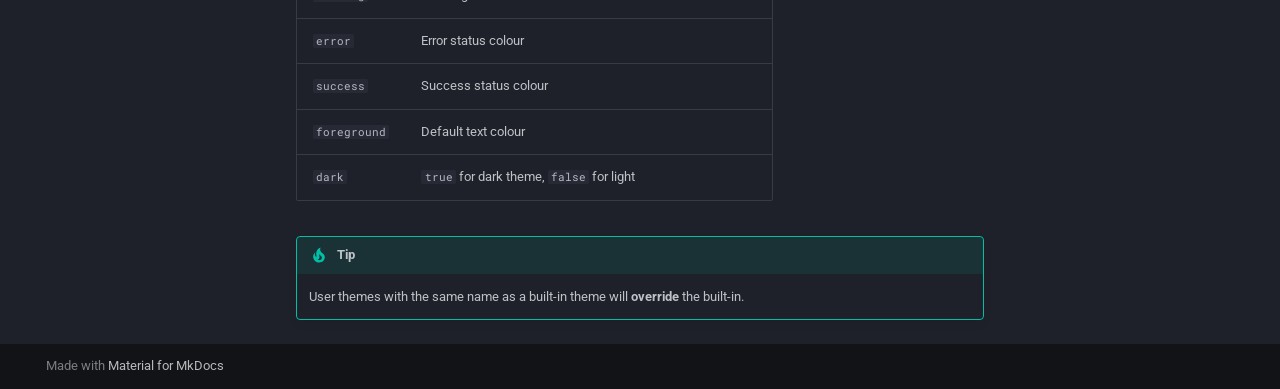
<file: themes/index.html>
<!doctype html>
<html lang="en" class="no-js">
  <head>
    
      <meta charset="utf-8">
      <meta name="viewport" content="width=device-width,initial-scale=1">
      
        <meta name="description" content="Terminal UI for Juju infrastructure orchestration">
      
      
      
        <link rel="canonical" href="https://abuelodelanada.github.io/jujumate/themes/">
      
      
        <link rel="prev" href="../configuration/">
      
      
        <link rel="next" href="../changelog/">
      
      
      <link rel="icon" href="../assets/icon.svg">
      <meta name="generator" content="mkdocs-1.6.1, mkdocs-material-9.6.23">
    
    
      
        <title>Themes - JujuMate</title>
      
    
    
      <link rel="stylesheet" href="../assets/stylesheets/main.84d31ad4.min.css">
      
        
        <link rel="stylesheet" href="../assets/stylesheets/palette.06af60db.min.css">
      
      


    
    
      
    
    
      
        
        
        <link rel="preconnect" href="https://fonts.gstatic.com" crossorigin>
        <link rel="stylesheet" href="https://fonts.googleapis.com/css?family=Roboto:300,300i,400,400i,700,700i%7CRoboto+Mono:400,400i,700,700i&display=fallback">
        <style>:root{--md-text-font:"Roboto";--md-code-font:"Roboto Mono"}</style>
      
    
    
      <link rel="stylesheet" href="../stylesheets/extra.css">
    
    <script>__md_scope=new URL("..",location),__md_hash=e=>[...e].reduce(((e,_)=>(e<<5)-e+_.charCodeAt(0)),0),__md_get=(e,_=localStorage,t=__md_scope)=>JSON.parse(_.getItem(t.pathname+"."+e)),__md_set=(e,_,t=localStorage,a=__md_scope)=>{try{t.setItem(a.pathname+"."+e,JSON.stringify(_))}catch(e){}}</script>
    
      

    
    
    
  </head>
  
  
    
    
      
    
    
    
    
    <body dir="ltr" data-md-color-scheme="slate" data-md-color-primary="custom" data-md-color-accent="custom">
  
    
    <input class="md-toggle" data-md-toggle="drawer" type="checkbox" id="__drawer" autocomplete="off">
    <input class="md-toggle" data-md-toggle="search" type="checkbox" id="__search" autocomplete="off">
    <label class="md-overlay" for="__drawer"></label>
    <div data-md-component="skip">
      
        
        <a href="#themes" class="md-skip">
          Skip to content
        </a>
      
    </div>
    <div data-md-component="announce">
      
    </div>
    
    
      

<header class="md-header" data-md-component="header">
  <nav class="md-header__inner md-grid" aria-label="Header">
    <a href=".." title="JujuMate" class="md-header__button md-logo" aria-label="JujuMate" data-md-component="logo">
      
  <img src="../assets/icon.svg" alt="logo">

    </a>
    <label class="md-header__button md-icon" for="__drawer">
      
      <svg xmlns="http://www.w3.org/2000/svg" viewBox="0 0 24 24"><path d="M3 6h18v2H3zm0 5h18v2H3zm0 5h18v2H3z"/></svg>
    </label>
    <div class="md-header__title" data-md-component="header-title">
      <div class="md-header__ellipsis">
        <div class="md-header__topic">
          <span class="md-ellipsis">
            JujuMate
          </span>
        </div>
        <div class="md-header__topic" data-md-component="header-topic">
          <span class="md-ellipsis">
            
              Themes
            
          </span>
        </div>
      </div>
    </div>
    
      
        <form class="md-header__option" data-md-component="palette">
  
    
    
    
    <input class="md-option" data-md-color-media="" data-md-color-scheme="slate" data-md-color-primary="custom" data-md-color-accent="custom"  aria-label="Switch to light mode"  type="radio" name="__palette" id="__palette_0">
    
      <label class="md-header__button md-icon" title="Switch to light mode" for="__palette_1" hidden>
        <svg xmlns="http://www.w3.org/2000/svg" viewBox="0 0 24 24"><path d="M12 18c-.89 0-1.74-.2-2.5-.55C11.56 16.5 13 14.42 13 12s-1.44-4.5-3.5-5.45C10.26 6.2 11.11 6 12 6a6 6 0 0 1 6 6 6 6 0 0 1-6 6m8-9.31V4h-4.69L12 .69 8.69 4H4v4.69L.69 12 4 15.31V20h4.69L12 23.31 15.31 20H20v-4.69L23.31 12z"/></svg>
      </label>
    
  
    
    
    
    <input class="md-option" data-md-color-media="" data-md-color-scheme="default" data-md-color-primary="custom" data-md-color-accent="custom"  aria-label="Switch to dark mode"  type="radio" name="__palette" id="__palette_1">
    
      <label class="md-header__button md-icon" title="Switch to dark mode" for="__palette_0" hidden>
        <svg xmlns="http://www.w3.org/2000/svg" viewBox="0 0 24 24"><path d="M12 8a4 4 0 0 0-4 4 4 4 0 0 0 4 4 4 4 0 0 0 4-4 4 4 0 0 0-4-4m0 10a6 6 0 0 1-6-6 6 6 0 0 1 6-6 6 6 0 0 1 6 6 6 6 0 0 1-6 6m8-9.31V4h-4.69L12 .69 8.69 4H4v4.69L.69 12 4 15.31V20h4.69L12 23.31 15.31 20H20v-4.69L23.31 12z"/></svg>
      </label>
    
  
</form>
      
    
    
      <script>var palette=__md_get("__palette");if(palette&&palette.color){if("(prefers-color-scheme)"===palette.color.media){var media=matchMedia("(prefers-color-scheme: light)"),input=document.querySelector(media.matches?"[data-md-color-media='(prefers-color-scheme: light)']":"[data-md-color-media='(prefers-color-scheme: dark)']");palette.color.media=input.getAttribute("data-md-color-media"),palette.color.scheme=input.getAttribute("data-md-color-scheme"),palette.color.primary=input.getAttribute("data-md-color-primary"),palette.color.accent=input.getAttribute("data-md-color-accent")}for(var[key,value]of Object.entries(palette.color))document.body.setAttribute("data-md-color-"+key,value)}</script>
    
    
    
      
      
        <label class="md-header__button md-icon" for="__search">
          
          <svg xmlns="http://www.w3.org/2000/svg" viewBox="0 0 24 24"><path d="M9.5 3A6.5 6.5 0 0 1 16 9.5c0 1.61-.59 3.09-1.56 4.23l.27.27h.79l5 5-1.5 1.5-5-5v-.79l-.27-.27A6.52 6.52 0 0 1 9.5 16 6.5 6.5 0 0 1 3 9.5 6.5 6.5 0 0 1 9.5 3m0 2C7 5 5 7 5 9.5S7 14 9.5 14 14 12 14 9.5 12 5 9.5 5"/></svg>
        </label>
        <div class="md-search" data-md-component="search" role="dialog">
  <label class="md-search__overlay" for="__search"></label>
  <div class="md-search__inner" role="search">
    <form class="md-search__form" name="search">
      <input type="text" class="md-search__input" name="query" aria-label="Search" placeholder="Search" autocapitalize="off" autocorrect="off" autocomplete="off" spellcheck="false" data-md-component="search-query" required>
      <label class="md-search__icon md-icon" for="__search">
        
        <svg xmlns="http://www.w3.org/2000/svg" viewBox="0 0 24 24"><path d="M9.5 3A6.5 6.5 0 0 1 16 9.5c0 1.61-.59 3.09-1.56 4.23l.27.27h.79l5 5-1.5 1.5-5-5v-.79l-.27-.27A6.52 6.52 0 0 1 9.5 16 6.5 6.5 0 0 1 3 9.5 6.5 6.5 0 0 1 9.5 3m0 2C7 5 5 7 5 9.5S7 14 9.5 14 14 12 14 9.5 12 5 9.5 5"/></svg>
        
        <svg xmlns="http://www.w3.org/2000/svg" viewBox="0 0 24 24"><path d="M20 11v2H8l5.5 5.5-1.42 1.42L4.16 12l7.92-7.92L13.5 5.5 8 11z"/></svg>
      </label>
      <nav class="md-search__options" aria-label="Search">
        
        <button type="reset" class="md-search__icon md-icon" title="Clear" aria-label="Clear" tabindex="-1">
          
          <svg xmlns="http://www.w3.org/2000/svg" viewBox="0 0 24 24"><path d="M19 6.41 17.59 5 12 10.59 6.41 5 5 6.41 10.59 12 5 17.59 6.41 19 12 13.41 17.59 19 19 17.59 13.41 12z"/></svg>
        </button>
      </nav>
      
    </form>
    <div class="md-search__output">
      <div class="md-search__scrollwrap" tabindex="0" data-md-scrollfix>
        <div class="md-search-result" data-md-component="search-result">
          <div class="md-search-result__meta">
            Initializing search
          </div>
          <ol class="md-search-result__list" role="presentation"></ol>
        </div>
      </div>
    </div>
  </div>
</div>
      
    
    
      <div class="md-header__source">
        <a href="https://github.com/Abuelodelanada/jujumate" title="Go to repository" class="md-source" data-md-component="source">
  <div class="md-source__icon md-icon">
    
    <svg xmlns="http://www.w3.org/2000/svg" viewBox="0 0 448 512"><!--! Font Awesome Free 7.1.0 by @fontawesome - https://fontawesome.com License - https://fontawesome.com/license/free (Icons: CC BY 4.0, Fonts: SIL OFL 1.1, Code: MIT License) Copyright 2025 Fonticons, Inc.--><path d="M439.6 236.1 244 40.5c-5.4-5.5-12.8-8.5-20.4-8.5s-15 3-20.4 8.4L162.5 81l51.5 51.5c27.1-9.1 52.7 16.8 43.4 43.7l49.7 49.7c34.2-11.8 61.2 31 35.5 56.7-26.5 26.5-70.2-2.9-56-37.3L240.3 199v121.9c25.3 12.5 22.3 41.8 9.1 55-6.4 6.4-15.2 10.1-24.3 10.1s-17.8-3.6-24.3-10.1c-17.6-17.6-11.1-46.9 11.2-56v-123c-20.8-8.5-24.6-30.7-18.6-45L142.6 101 8.5 235.1C3 240.6 0 247.9 0 255.5s3 15 8.5 20.4l195.6 195.7c5.4 5.4 12.7 8.4 20.4 8.4s15-3 20.4-8.4l194.7-194.7c5.4-5.4 8.4-12.8 8.4-20.4s-3-15-8.4-20.4"/></svg>
  </div>
  <div class="md-source__repository">
    Abuelodelanada/jujumate
  </div>
</a>
      </div>
    
  </nav>
  
</header>
    
    <div class="md-container" data-md-component="container">
      
      
        
          
            
<nav class="md-tabs" aria-label="Tabs" data-md-component="tabs">
  <div class="md-grid">
    <ul class="md-tabs__list">
      
        
  
  
  
  
    <li class="md-tabs__item">
      <a href="../installation/" class="md-tabs__link">
        
  
  
    
  
  Installation

      </a>
    </li>
  

      
        
  
  
  
  
    <li class="md-tabs__item">
      <a href="../usage/" class="md-tabs__link">
        
  
  
    
  
  Usage

      </a>
    </li>
  

      
        
  
  
  
  
    <li class="md-tabs__item">
      <a href="../configuration/" class="md-tabs__link">
        
  
  
    
  
  Configuration

      </a>
    </li>
  

      
        
  
  
  
    
  
  
    <li class="md-tabs__item md-tabs__item--active">
      <a href="./" class="md-tabs__link">
        
  
  
    
  
  Themes

      </a>
    </li>
  

      
        
  
  
  
  
    <li class="md-tabs__item">
      <a href="../changelog/" class="md-tabs__link">
        
  
  
    
  
  Changelog

      </a>
    </li>
  

      
    </ul>
  </div>
</nav>
          
        
      
      <main class="md-main" data-md-component="main">
        <div class="md-main__inner md-grid">
          
            
              
              <div class="md-sidebar md-sidebar--primary" data-md-component="sidebar" data-md-type="navigation" >
                <div class="md-sidebar__scrollwrap">
                  <div class="md-sidebar__inner">
                    


  


<nav class="md-nav md-nav--primary md-nav--lifted" aria-label="Navigation" data-md-level="0">
  <label class="md-nav__title" for="__drawer">
    <a href=".." title="JujuMate" class="md-nav__button md-logo" aria-label="JujuMate" data-md-component="logo">
      
  <img src="../assets/icon.svg" alt="logo">

    </a>
    JujuMate
  </label>
  
    <div class="md-nav__source">
      <a href="https://github.com/Abuelodelanada/jujumate" title="Go to repository" class="md-source" data-md-component="source">
  <div class="md-source__icon md-icon">
    
    <svg xmlns="http://www.w3.org/2000/svg" viewBox="0 0 448 512"><!--! Font Awesome Free 7.1.0 by @fontawesome - https://fontawesome.com License - https://fontawesome.com/license/free (Icons: CC BY 4.0, Fonts: SIL OFL 1.1, Code: MIT License) Copyright 2025 Fonticons, Inc.--><path d="M439.6 236.1 244 40.5c-5.4-5.5-12.8-8.5-20.4-8.5s-15 3-20.4 8.4L162.5 81l51.5 51.5c27.1-9.1 52.7 16.8 43.4 43.7l49.7 49.7c34.2-11.8 61.2 31 35.5 56.7-26.5 26.5-70.2-2.9-56-37.3L240.3 199v121.9c25.3 12.5 22.3 41.8 9.1 55-6.4 6.4-15.2 10.1-24.3 10.1s-17.8-3.6-24.3-10.1c-17.6-17.6-11.1-46.9 11.2-56v-123c-20.8-8.5-24.6-30.7-18.6-45L142.6 101 8.5 235.1C3 240.6 0 247.9 0 255.5s3 15 8.5 20.4l195.6 195.7c5.4 5.4 12.7 8.4 20.4 8.4s15-3 20.4-8.4l194.7-194.7c5.4-5.4 8.4-12.8 8.4-20.4s-3-15-8.4-20.4"/></svg>
  </div>
  <div class="md-source__repository">
    Abuelodelanada/jujumate
  </div>
</a>
    </div>
  
  <ul class="md-nav__list" data-md-scrollfix>
    
      
      
  
  
  
  
    <li class="md-nav__item">
      <a href="../installation/" class="md-nav__link">
        
  
  
  <span class="md-ellipsis">
    Installation
    
  </span>
  

      </a>
    </li>
  

    
      
      
  
  
  
  
    <li class="md-nav__item">
      <a href="../usage/" class="md-nav__link">
        
  
  
  <span class="md-ellipsis">
    Usage
    
  </span>
  

      </a>
    </li>
  

    
      
      
  
  
  
  
    <li class="md-nav__item">
      <a href="../configuration/" class="md-nav__link">
        
  
  
  <span class="md-ellipsis">
    Configuration
    
  </span>
  

      </a>
    </li>
  

    
      
      
  
  
    
  
  
  
    <li class="md-nav__item md-nav__item--active">
      
      <input class="md-nav__toggle md-toggle" type="checkbox" id="__toc">
      
      
        
      
      
        <label class="md-nav__link md-nav__link--active" for="__toc">
          
  
  
  <span class="md-ellipsis">
    Themes
    
  </span>
  

          <span class="md-nav__icon md-icon"></span>
        </label>
      
      <a href="./" class="md-nav__link md-nav__link--active">
        
  
  
  <span class="md-ellipsis">
    Themes
    
  </span>
  

      </a>
      
        

<nav class="md-nav md-nav--secondary" aria-label="Table of contents">
  
  
  
    
  
  
    <label class="md-nav__title" for="__toc">
      <span class="md-nav__icon md-icon"></span>
      Table of contents
    </label>
    <ul class="md-nav__list" data-md-component="toc" data-md-scrollfix>
      
        <li class="md-nav__item">
  <a href="#built-in-themes" class="md-nav__link">
    <span class="md-ellipsis">
      Built-in themes
    </span>
  </a>
  
</li>
      
        <li class="md-nav__item">
  <a href="#custom-themes" class="md-nav__link">
    <span class="md-ellipsis">
      Custom themes
    </span>
  </a>
  
    <nav class="md-nav" aria-label="Custom themes">
      <ul class="md-nav__list">
        
          <li class="md-nav__item">
  <a href="#available-fields" class="md-nav__link">
    <span class="md-ellipsis">
      Available fields
    </span>
  </a>
  
</li>
        
      </ul>
    </nav>
  
</li>
      
    </ul>
  
</nav>
      
    </li>
  

    
      
      
  
  
  
  
    <li class="md-nav__item">
      <a href="../changelog/" class="md-nav__link">
        
  
  
  <span class="md-ellipsis">
    Changelog
    
  </span>
  

      </a>
    </li>
  

    
  </ul>
</nav>
                  </div>
                </div>
              </div>
            
            
              
              <div class="md-sidebar md-sidebar--secondary" data-md-component="sidebar" data-md-type="toc" >
                <div class="md-sidebar__scrollwrap">
                  <div class="md-sidebar__inner">
                    

<nav class="md-nav md-nav--secondary" aria-label="Table of contents">
  
  
  
    
  
  
    <label class="md-nav__title" for="__toc">
      <span class="md-nav__icon md-icon"></span>
      Table of contents
    </label>
    <ul class="md-nav__list" data-md-component="toc" data-md-scrollfix>
      
        <li class="md-nav__item">
  <a href="#built-in-themes" class="md-nav__link">
    <span class="md-ellipsis">
      Built-in themes
    </span>
  </a>
  
</li>
      
        <li class="md-nav__item">
  <a href="#custom-themes" class="md-nav__link">
    <span class="md-ellipsis">
      Custom themes
    </span>
  </a>
  
    <nav class="md-nav" aria-label="Custom themes">
      <ul class="md-nav__list">
        
          <li class="md-nav__item">
  <a href="#available-fields" class="md-nav__link">
    <span class="md-ellipsis">
      Available fields
    </span>
  </a>
  
</li>
        
      </ul>
    </nav>
  
</li>
      
    </ul>
  
</nav>
                  </div>
                </div>
              </div>
            
          
          
            <div class="md-content" data-md-component="content">
              <article class="md-content__inner md-typeset">
                
                  


  
  


<h1 id="themes">Themes</h1>
<p>JujuMate ships with five built-in themes and supports fully custom themes via YAML.</p>
<p>Press <code>T</code> at any time to open the <strong>live theme switcher</strong> and preview themes without restarting.</p>
<hr />
<h2 id="built-in-themes">Built-in themes</h2>
<table>
<thead>
<tr>
<th>Name</th>
<th>Description</th>
</tr>
</thead>
<tbody>
<tr>
<td><code>ubuntu</code></td>
<td>Ubuntu brand colours — orange primary <em>(default)</em></td>
</tr>
<tr>
<td><code>dark</code></td>
<td>Clean dark theme</td>
</tr>
<tr>
<td><code>monokai</code></td>
<td>Monokai-inspired palette</td>
</tr>
<tr>
<td><code>solarized-dark</code></td>
<td>Solarized dark palette</td>
</tr>
<tr>
<td><code>spacemacs</code></td>
<td>Spacemacs-inspired colours</td>
</tr>
</tbody>
</table>
<hr />
<h2 id="custom-themes">Custom themes</h2>
<p>Add a YAML file to <code>~/.config/jujumate/themes/</code>:</p>
<div class="highlight"><pre><span></span><code><a id="__codelineno-0-1" name="__codelineno-0-1" href="#__codelineno-0-1"></a><span class="c1"># ~/.config/jujumate/themes/mytheme.yaml</span>
<a id="__codelineno-0-2" name="__codelineno-0-2" href="#__codelineno-0-2"></a><span class="nt">name</span><span class="p">:</span><span class="w"> </span><span class="l l-Scalar l-Scalar-Plain">mytheme</span>
<a id="__codelineno-0-3" name="__codelineno-0-3" href="#__codelineno-0-3"></a><span class="nt">primary</span><span class="p">:</span><span class="w"> </span><span class="s">&quot;#FF6600&quot;</span>
<a id="__codelineno-0-4" name="__codelineno-0-4" href="#__codelineno-0-4"></a><span class="nt">secondary</span><span class="p">:</span><span class="w"> </span><span class="s">&quot;#003366&quot;</span>
<a id="__codelineno-0-5" name="__codelineno-0-5" href="#__codelineno-0-5"></a><span class="nt">background</span><span class="p">:</span><span class="w"> </span><span class="s">&quot;#1a1a2e&quot;</span>
<a id="__codelineno-0-6" name="__codelineno-0-6" href="#__codelineno-0-6"></a><span class="nt">surface</span><span class="p">:</span><span class="w"> </span><span class="s">&quot;#16213e&quot;</span>
<a id="__codelineno-0-7" name="__codelineno-0-7" href="#__codelineno-0-7"></a><span class="nt">dark</span><span class="p">:</span><span class="w"> </span><span class="l l-Scalar l-Scalar-Plain">true</span>
</code></pre></div>
<p>Then set it in your config:</p>
<div class="highlight"><pre><span></span><code><a id="__codelineno-1-1" name="__codelineno-1-1" href="#__codelineno-1-1"></a><span class="c1"># ~/.config/jujumate/config.yaml</span>
<a id="__codelineno-1-2" name="__codelineno-1-2" href="#__codelineno-1-2"></a><span class="nt">theme</span><span class="p">:</span><span class="w"> </span><span class="l l-Scalar l-Scalar-Plain">mytheme</span>
</code></pre></div>
<h3 id="available-fields">Available fields</h3>
<table>
<thead>
<tr>
<th>Field</th>
<th>Description</th>
</tr>
</thead>
<tbody>
<tr>
<td><code>name</code></td>
<td>Theme identifier (must match the filename without <code>.yaml</code>)</td>
</tr>
<tr>
<td><code>primary</code></td>
<td>Primary UI colour (buttons, highlights)</td>
</tr>
<tr>
<td><code>secondary</code></td>
<td>Secondary colour</td>
</tr>
<tr>
<td><code>accent</code></td>
<td>Accent colour</td>
</tr>
<tr>
<td><code>background</code></td>
<td>Main background colour</td>
</tr>
<tr>
<td><code>surface</code></td>
<td>Surface/panel background colour</td>
</tr>
<tr>
<td><code>panel</code></td>
<td>Panel colour</td>
</tr>
<tr>
<td><code>warning</code></td>
<td>Warning status colour</td>
</tr>
<tr>
<td><code>error</code></td>
<td>Error status colour</td>
</tr>
<tr>
<td><code>success</code></td>
<td>Success status colour</td>
</tr>
<tr>
<td><code>foreground</code></td>
<td>Default text colour</td>
</tr>
<tr>
<td><code>dark</code></td>
<td><code>true</code> for dark theme, <code>false</code> for light</td>
</tr>
</tbody>
</table>
<div class="admonition tip">
<p class="admonition-title">Tip</p>
<p>User themes with the same name as a built-in theme will <strong>override</strong> the built-in.</p>
</div>












                
              </article>
            </div>
          
          
<script>var target=document.getElementById(location.hash.slice(1));target&&target.name&&(target.checked=target.name.startsWith("__tabbed_"))</script>
        </div>
        
          <button type="button" class="md-top md-icon" data-md-component="top" hidden>
  
  <svg xmlns="http://www.w3.org/2000/svg" viewBox="0 0 24 24"><path d="M13 20h-2V8l-5.5 5.5-1.42-1.42L12 4.16l7.92 7.92-1.42 1.42L13 8z"/></svg>
  Back to top
</button>
        
      </main>
      
        <footer class="md-footer">
  
  <div class="md-footer-meta md-typeset">
    <div class="md-footer-meta__inner md-grid">
      <div class="md-copyright">
  
  
    Made with
    <a href="https://squidfunk.github.io/mkdocs-material/" target="_blank" rel="noopener">
      Material for MkDocs
    </a>
  
</div>
      
    </div>
  </div>
</footer>
      
    </div>
    <div class="md-dialog" data-md-component="dialog">
      <div class="md-dialog__inner md-typeset"></div>
    </div>
    
    
    
      
      <script id="__config" type="application/json">{"base": "..", "features": ["navigation.tabs", "navigation.top", "content.code.copy", "search.highlight"], "search": "../assets/javascripts/workers/search.973d3a69.min.js", "tags": null, "translations": {"clipboard.copied": "Copied to clipboard", "clipboard.copy": "Copy to clipboard", "search.result.more.one": "1 more on this page", "search.result.more.other": "# more on this page", "search.result.none": "No matching documents", "search.result.one": "1 matching document", "search.result.other": "# matching documents", "search.result.placeholder": "Type to start searching", "search.result.term.missing": "Missing", "select.version": "Select version"}, "version": null}</script>
    
    
      <script src="../assets/javascripts/bundle.f55a23d4.min.js"></script>
      
    
  </body>
</html>
</file>
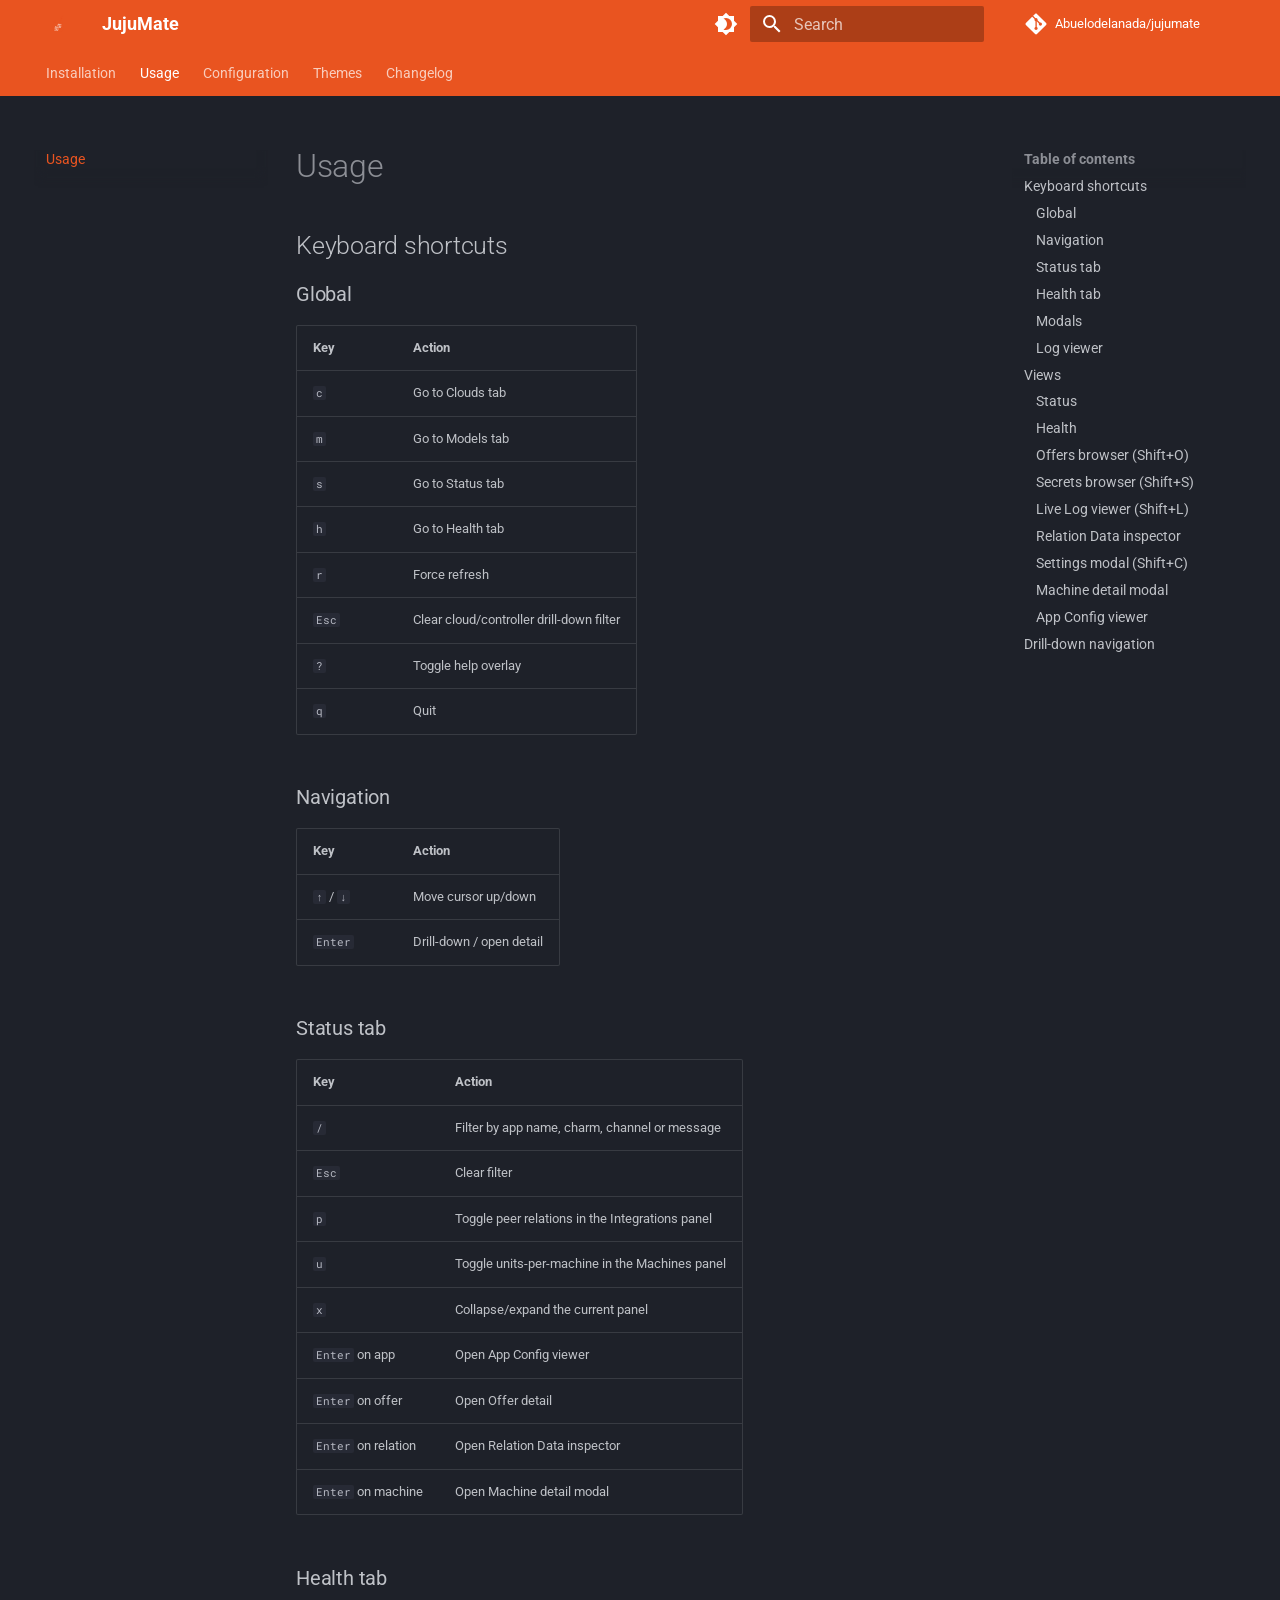
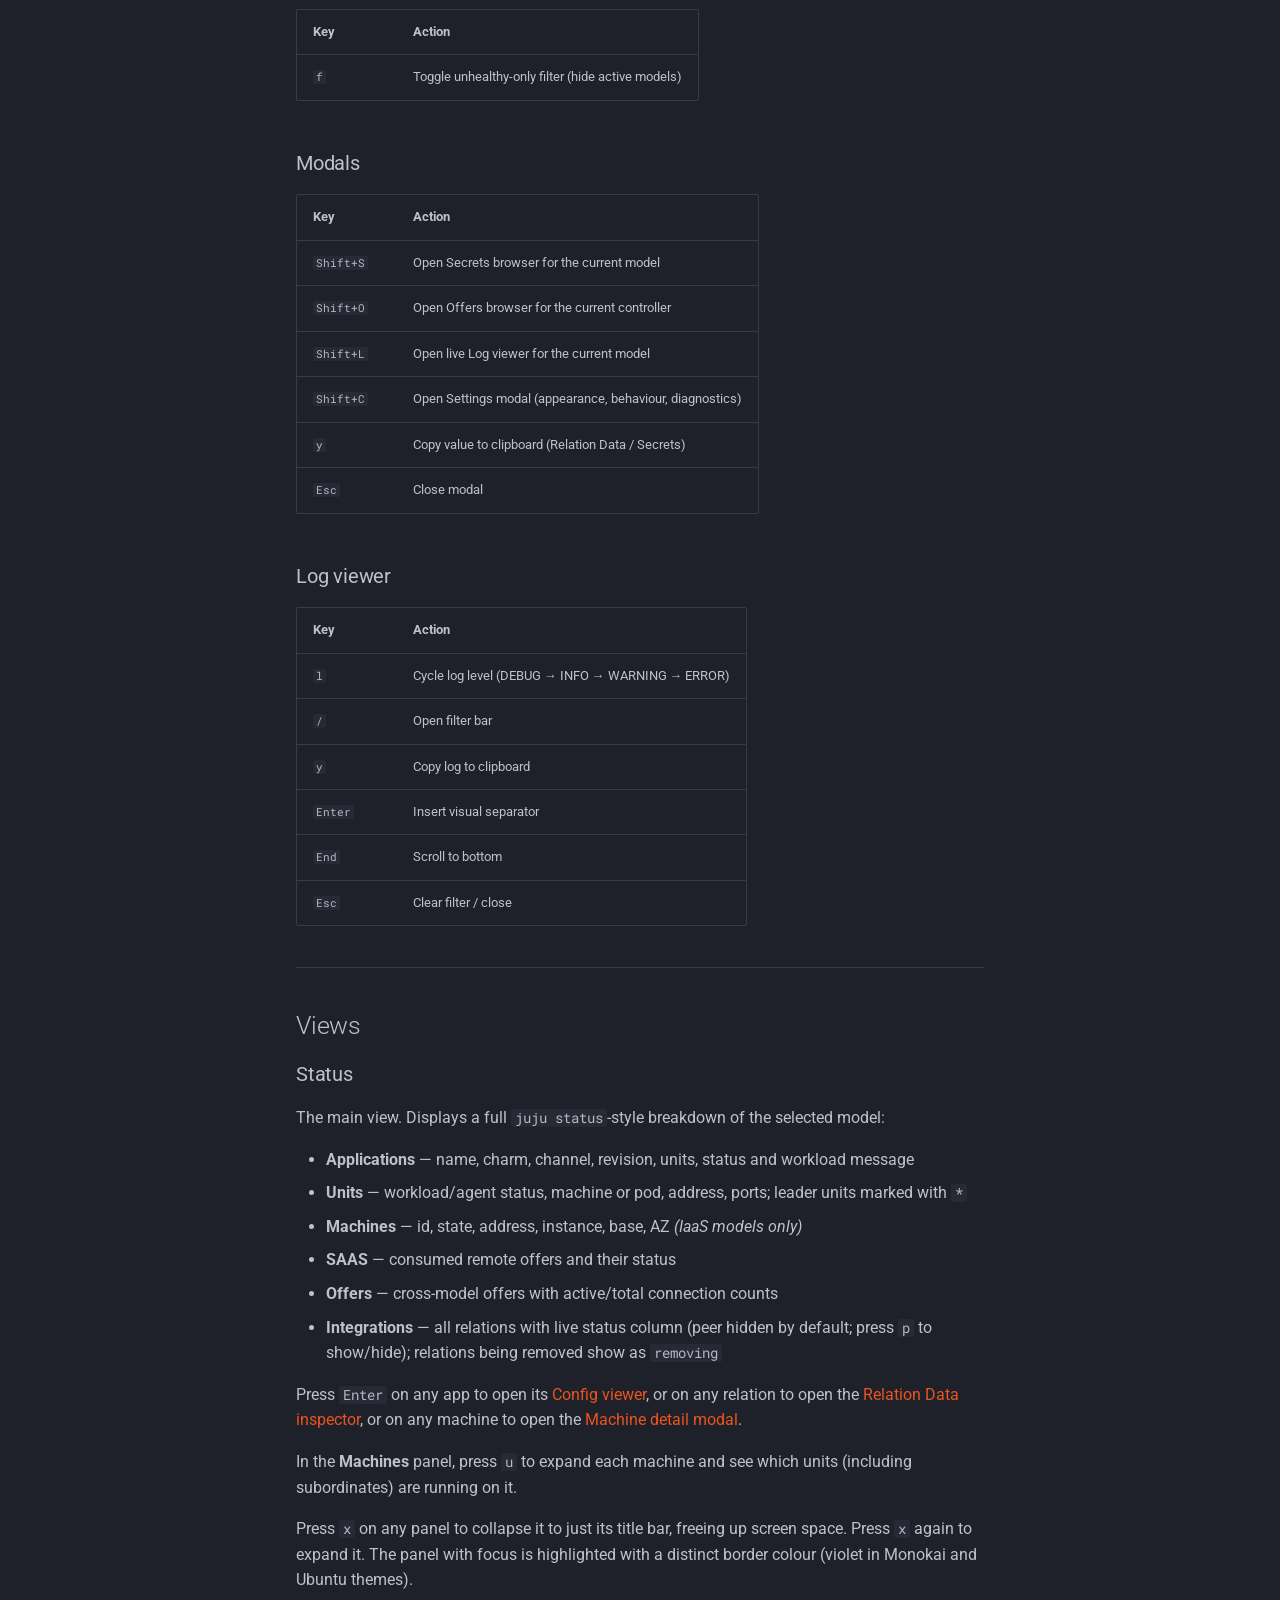
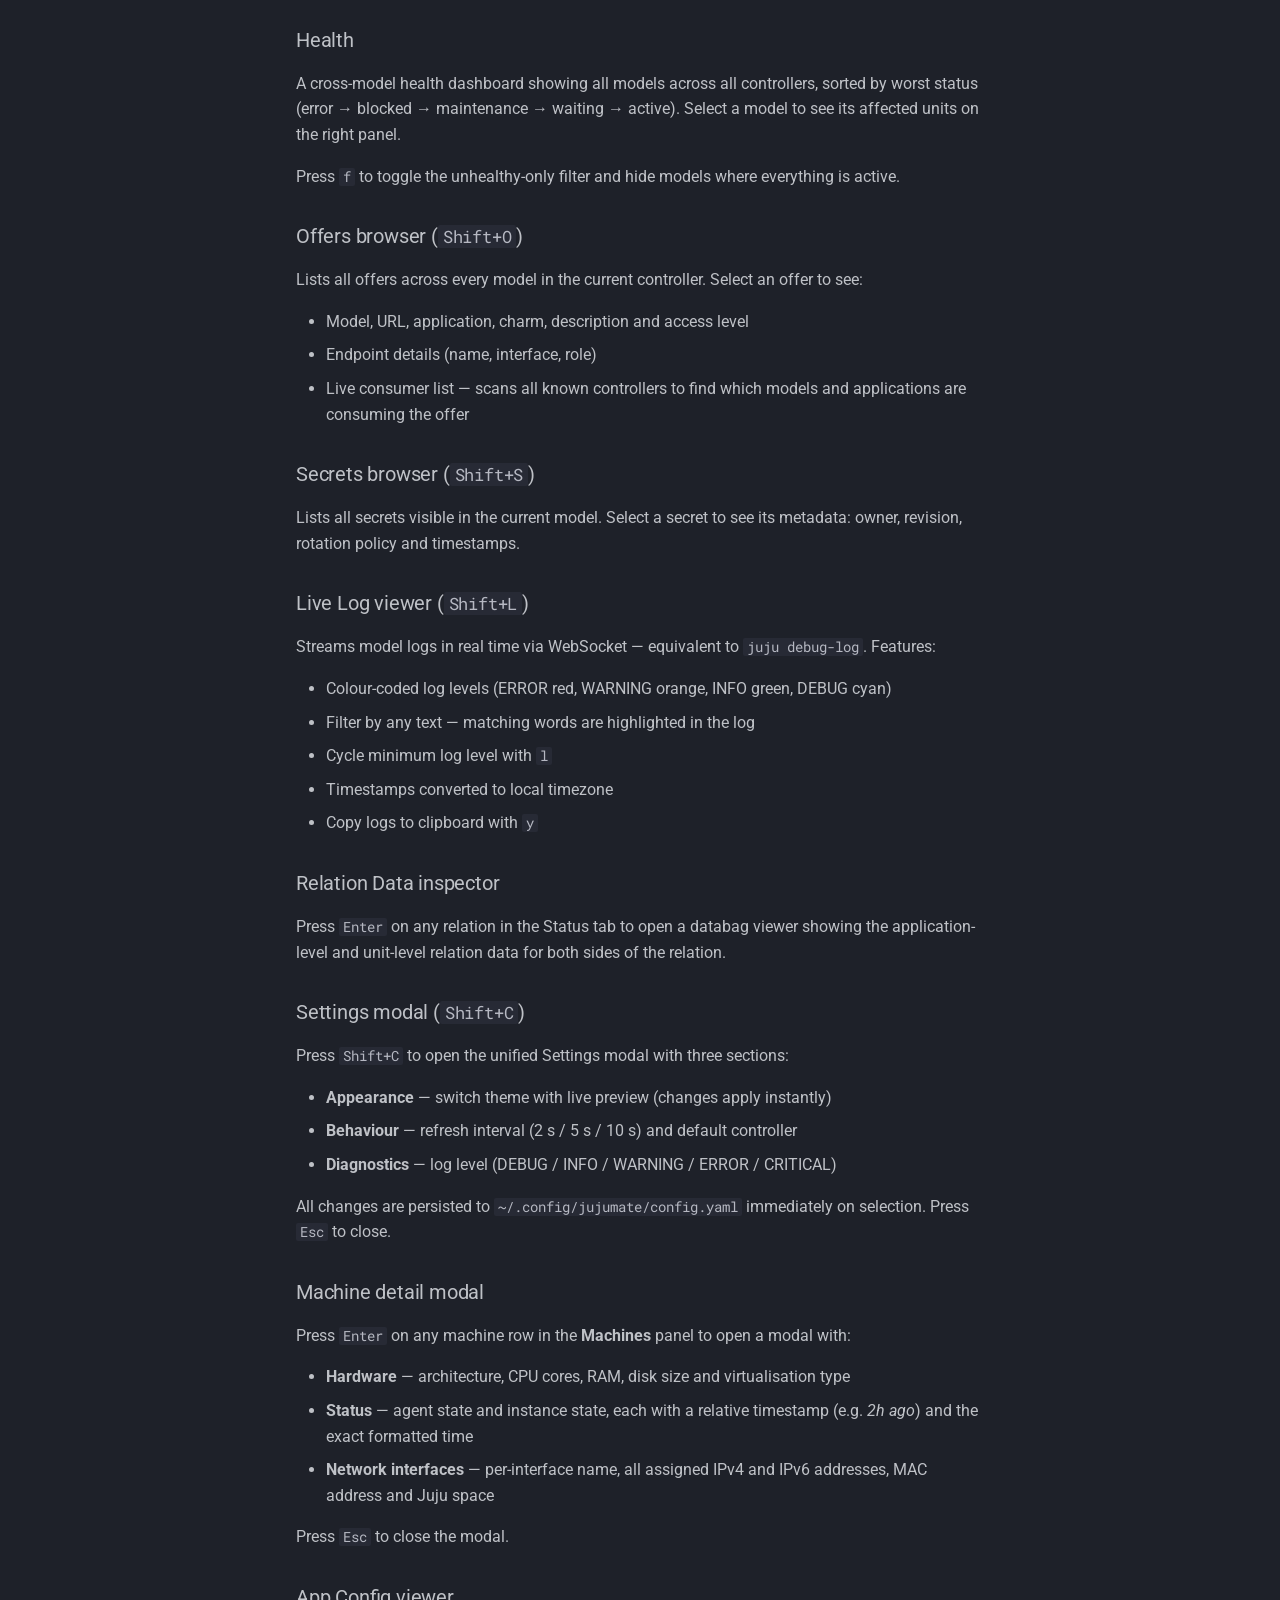
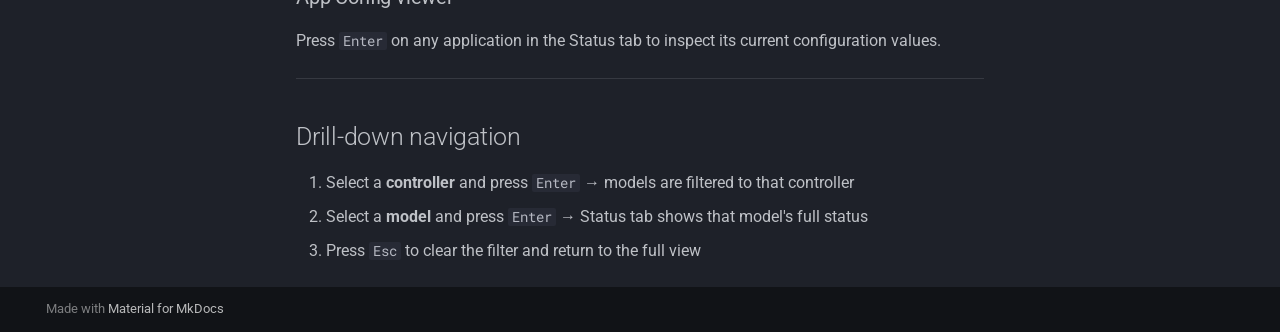
<file: usage/index.html>
<!doctype html>
<html lang="en" class="no-js">
  <head>
    
      <meta charset="utf-8">
      <meta name="viewport" content="width=device-width,initial-scale=1">
      
        <meta name="description" content="Terminal UI for Juju infrastructure orchestration">
      
      
      
        <link rel="canonical" href="https://abuelodelanada.github.io/jujumate/usage/">
      
      
        <link rel="prev" href="../installation/">
      
      
        <link rel="next" href="../configuration/">
      
      
      <link rel="icon" href="../assets/icon.svg">
      <meta name="generator" content="mkdocs-1.6.1, mkdocs-material-9.6.23">
    
    
      
        <title>Usage - JujuMate</title>
      
    
    
      <link rel="stylesheet" href="../assets/stylesheets/main.84d31ad4.min.css">
      
        
        <link rel="stylesheet" href="../assets/stylesheets/palette.06af60db.min.css">
      
      


    
    
      
    
    
      
        
        
        <link rel="preconnect" href="https://fonts.gstatic.com" crossorigin>
        <link rel="stylesheet" href="https://fonts.googleapis.com/css?family=Roboto:300,300i,400,400i,700,700i%7CRoboto+Mono:400,400i,700,700i&display=fallback">
        <style>:root{--md-text-font:"Roboto";--md-code-font:"Roboto Mono"}</style>
      
    
    
      <link rel="stylesheet" href="../stylesheets/extra.css">
    
    <script>__md_scope=new URL("..",location),__md_hash=e=>[...e].reduce(((e,_)=>(e<<5)-e+_.charCodeAt(0)),0),__md_get=(e,_=localStorage,t=__md_scope)=>JSON.parse(_.getItem(t.pathname+"."+e)),__md_set=(e,_,t=localStorage,a=__md_scope)=>{try{t.setItem(a.pathname+"."+e,JSON.stringify(_))}catch(e){}}</script>
    
      

    
    
    
  </head>
  
  
    
    
      
    
    
    
    
    <body dir="ltr" data-md-color-scheme="slate" data-md-color-primary="custom" data-md-color-accent="custom">
  
    
    <input class="md-toggle" data-md-toggle="drawer" type="checkbox" id="__drawer" autocomplete="off">
    <input class="md-toggle" data-md-toggle="search" type="checkbox" id="__search" autocomplete="off">
    <label class="md-overlay" for="__drawer"></label>
    <div data-md-component="skip">
      
        
        <a href="#usage" class="md-skip">
          Skip to content
        </a>
      
    </div>
    <div data-md-component="announce">
      
    </div>
    
    
      

<header class="md-header" data-md-component="header">
  <nav class="md-header__inner md-grid" aria-label="Header">
    <a href=".." title="JujuMate" class="md-header__button md-logo" aria-label="JujuMate" data-md-component="logo">
      
  <img src="../assets/icon.svg" alt="logo">

    </a>
    <label class="md-header__button md-icon" for="__drawer">
      
      <svg xmlns="http://www.w3.org/2000/svg" viewBox="0 0 24 24"><path d="M3 6h18v2H3zm0 5h18v2H3zm0 5h18v2H3z"/></svg>
    </label>
    <div class="md-header__title" data-md-component="header-title">
      <div class="md-header__ellipsis">
        <div class="md-header__topic">
          <span class="md-ellipsis">
            JujuMate
          </span>
        </div>
        <div class="md-header__topic" data-md-component="header-topic">
          <span class="md-ellipsis">
            
              Usage
            
          </span>
        </div>
      </div>
    </div>
    
      
        <form class="md-header__option" data-md-component="palette">
  
    
    
    
    <input class="md-option" data-md-color-media="" data-md-color-scheme="slate" data-md-color-primary="custom" data-md-color-accent="custom"  aria-label="Switch to light mode"  type="radio" name="__palette" id="__palette_0">
    
      <label class="md-header__button md-icon" title="Switch to light mode" for="__palette_1" hidden>
        <svg xmlns="http://www.w3.org/2000/svg" viewBox="0 0 24 24"><path d="M12 18c-.89 0-1.74-.2-2.5-.55C11.56 16.5 13 14.42 13 12s-1.44-4.5-3.5-5.45C10.26 6.2 11.11 6 12 6a6 6 0 0 1 6 6 6 6 0 0 1-6 6m8-9.31V4h-4.69L12 .69 8.69 4H4v4.69L.69 12 4 15.31V20h4.69L12 23.31 15.31 20H20v-4.69L23.31 12z"/></svg>
      </label>
    
  
    
    
    
    <input class="md-option" data-md-color-media="" data-md-color-scheme="default" data-md-color-primary="custom" data-md-color-accent="custom"  aria-label="Switch to dark mode"  type="radio" name="__palette" id="__palette_1">
    
      <label class="md-header__button md-icon" title="Switch to dark mode" for="__palette_0" hidden>
        <svg xmlns="http://www.w3.org/2000/svg" viewBox="0 0 24 24"><path d="M12 8a4 4 0 0 0-4 4 4 4 0 0 0 4 4 4 4 0 0 0 4-4 4 4 0 0 0-4-4m0 10a6 6 0 0 1-6-6 6 6 0 0 1 6-6 6 6 0 0 1 6 6 6 6 0 0 1-6 6m8-9.31V4h-4.69L12 .69 8.69 4H4v4.69L.69 12 4 15.31V20h4.69L12 23.31 15.31 20H20v-4.69L23.31 12z"/></svg>
      </label>
    
  
</form>
      
    
    
      <script>var palette=__md_get("__palette");if(palette&&palette.color){if("(prefers-color-scheme)"===palette.color.media){var media=matchMedia("(prefers-color-scheme: light)"),input=document.querySelector(media.matches?"[data-md-color-media='(prefers-color-scheme: light)']":"[data-md-color-media='(prefers-color-scheme: dark)']");palette.color.media=input.getAttribute("data-md-color-media"),palette.color.scheme=input.getAttribute("data-md-color-scheme"),palette.color.primary=input.getAttribute("data-md-color-primary"),palette.color.accent=input.getAttribute("data-md-color-accent")}for(var[key,value]of Object.entries(palette.color))document.body.setAttribute("data-md-color-"+key,value)}</script>
    
    
    
      
      
        <label class="md-header__button md-icon" for="__search">
          
          <svg xmlns="http://www.w3.org/2000/svg" viewBox="0 0 24 24"><path d="M9.5 3A6.5 6.5 0 0 1 16 9.5c0 1.61-.59 3.09-1.56 4.23l.27.27h.79l5 5-1.5 1.5-5-5v-.79l-.27-.27A6.52 6.52 0 0 1 9.5 16 6.5 6.5 0 0 1 3 9.5 6.5 6.5 0 0 1 9.5 3m0 2C7 5 5 7 5 9.5S7 14 9.5 14 14 12 14 9.5 12 5 9.5 5"/></svg>
        </label>
        <div class="md-search" data-md-component="search" role="dialog">
  <label class="md-search__overlay" for="__search"></label>
  <div class="md-search__inner" role="search">
    <form class="md-search__form" name="search">
      <input type="text" class="md-search__input" name="query" aria-label="Search" placeholder="Search" autocapitalize="off" autocorrect="off" autocomplete="off" spellcheck="false" data-md-component="search-query" required>
      <label class="md-search__icon md-icon" for="__search">
        
        <svg xmlns="http://www.w3.org/2000/svg" viewBox="0 0 24 24"><path d="M9.5 3A6.5 6.5 0 0 1 16 9.5c0 1.61-.59 3.09-1.56 4.23l.27.27h.79l5 5-1.5 1.5-5-5v-.79l-.27-.27A6.52 6.52 0 0 1 9.5 16 6.5 6.5 0 0 1 3 9.5 6.5 6.5 0 0 1 9.5 3m0 2C7 5 5 7 5 9.5S7 14 9.5 14 14 12 14 9.5 12 5 9.5 5"/></svg>
        
        <svg xmlns="http://www.w3.org/2000/svg" viewBox="0 0 24 24"><path d="M20 11v2H8l5.5 5.5-1.42 1.42L4.16 12l7.92-7.92L13.5 5.5 8 11z"/></svg>
      </label>
      <nav class="md-search__options" aria-label="Search">
        
        <button type="reset" class="md-search__icon md-icon" title="Clear" aria-label="Clear" tabindex="-1">
          
          <svg xmlns="http://www.w3.org/2000/svg" viewBox="0 0 24 24"><path d="M19 6.41 17.59 5 12 10.59 6.41 5 5 6.41 10.59 12 5 17.59 6.41 19 12 13.41 17.59 19 19 17.59 13.41 12z"/></svg>
        </button>
      </nav>
      
    </form>
    <div class="md-search__output">
      <div class="md-search__scrollwrap" tabindex="0" data-md-scrollfix>
        <div class="md-search-result" data-md-component="search-result">
          <div class="md-search-result__meta">
            Initializing search
          </div>
          <ol class="md-search-result__list" role="presentation"></ol>
        </div>
      </div>
    </div>
  </div>
</div>
      
    
    
      <div class="md-header__source">
        <a href="https://github.com/Abuelodelanada/jujumate" title="Go to repository" class="md-source" data-md-component="source">
  <div class="md-source__icon md-icon">
    
    <svg xmlns="http://www.w3.org/2000/svg" viewBox="0 0 448 512"><!--! Font Awesome Free 7.1.0 by @fontawesome - https://fontawesome.com License - https://fontawesome.com/license/free (Icons: CC BY 4.0, Fonts: SIL OFL 1.1, Code: MIT License) Copyright 2025 Fonticons, Inc.--><path d="M439.6 236.1 244 40.5c-5.4-5.5-12.8-8.5-20.4-8.5s-15 3-20.4 8.4L162.5 81l51.5 51.5c27.1-9.1 52.7 16.8 43.4 43.7l49.7 49.7c34.2-11.8 61.2 31 35.5 56.7-26.5 26.5-70.2-2.9-56-37.3L240.3 199v121.9c25.3 12.5 22.3 41.8 9.1 55-6.4 6.4-15.2 10.1-24.3 10.1s-17.8-3.6-24.3-10.1c-17.6-17.6-11.1-46.9 11.2-56v-123c-20.8-8.5-24.6-30.7-18.6-45L142.6 101 8.5 235.1C3 240.6 0 247.9 0 255.5s3 15 8.5 20.4l195.6 195.7c5.4 5.4 12.7 8.4 20.4 8.4s15-3 20.4-8.4l194.7-194.7c5.4-5.4 8.4-12.8 8.4-20.4s-3-15-8.4-20.4"/></svg>
  </div>
  <div class="md-source__repository">
    Abuelodelanada/jujumate
  </div>
</a>
      </div>
    
  </nav>
  
</header>
    
    <div class="md-container" data-md-component="container">
      
      
        
          
            
<nav class="md-tabs" aria-label="Tabs" data-md-component="tabs">
  <div class="md-grid">
    <ul class="md-tabs__list">
      
        
  
  
  
  
    <li class="md-tabs__item">
      <a href="../installation/" class="md-tabs__link">
        
  
  
    
  
  Installation

      </a>
    </li>
  

      
        
  
  
  
    
  
  
    <li class="md-tabs__item md-tabs__item--active">
      <a href="./" class="md-tabs__link">
        
  
  
    
  
  Usage

      </a>
    </li>
  

      
        
  
  
  
  
    <li class="md-tabs__item">
      <a href="../configuration/" class="md-tabs__link">
        
  
  
    
  
  Configuration

      </a>
    </li>
  

      
        
  
  
  
  
    <li class="md-tabs__item">
      <a href="../themes/" class="md-tabs__link">
        
  
  
    
  
  Themes

      </a>
    </li>
  

      
        
  
  
  
  
    <li class="md-tabs__item">
      <a href="../changelog/" class="md-tabs__link">
        
  
  
    
  
  Changelog

      </a>
    </li>
  

      
    </ul>
  </div>
</nav>
          
        
      
      <main class="md-main" data-md-component="main">
        <div class="md-main__inner md-grid">
          
            
              
              <div class="md-sidebar md-sidebar--primary" data-md-component="sidebar" data-md-type="navigation" >
                <div class="md-sidebar__scrollwrap">
                  <div class="md-sidebar__inner">
                    


  


<nav class="md-nav md-nav--primary md-nav--lifted" aria-label="Navigation" data-md-level="0">
  <label class="md-nav__title" for="__drawer">
    <a href=".." title="JujuMate" class="md-nav__button md-logo" aria-label="JujuMate" data-md-component="logo">
      
  <img src="../assets/icon.svg" alt="logo">

    </a>
    JujuMate
  </label>
  
    <div class="md-nav__source">
      <a href="https://github.com/Abuelodelanada/jujumate" title="Go to repository" class="md-source" data-md-component="source">
  <div class="md-source__icon md-icon">
    
    <svg xmlns="http://www.w3.org/2000/svg" viewBox="0 0 448 512"><!--! Font Awesome Free 7.1.0 by @fontawesome - https://fontawesome.com License - https://fontawesome.com/license/free (Icons: CC BY 4.0, Fonts: SIL OFL 1.1, Code: MIT License) Copyright 2025 Fonticons, Inc.--><path d="M439.6 236.1 244 40.5c-5.4-5.5-12.8-8.5-20.4-8.5s-15 3-20.4 8.4L162.5 81l51.5 51.5c27.1-9.1 52.7 16.8 43.4 43.7l49.7 49.7c34.2-11.8 61.2 31 35.5 56.7-26.5 26.5-70.2-2.9-56-37.3L240.3 199v121.9c25.3 12.5 22.3 41.8 9.1 55-6.4 6.4-15.2 10.1-24.3 10.1s-17.8-3.6-24.3-10.1c-17.6-17.6-11.1-46.9 11.2-56v-123c-20.8-8.5-24.6-30.7-18.6-45L142.6 101 8.5 235.1C3 240.6 0 247.9 0 255.5s3 15 8.5 20.4l195.6 195.7c5.4 5.4 12.7 8.4 20.4 8.4s15-3 20.4-8.4l194.7-194.7c5.4-5.4 8.4-12.8 8.4-20.4s-3-15-8.4-20.4"/></svg>
  </div>
  <div class="md-source__repository">
    Abuelodelanada/jujumate
  </div>
</a>
    </div>
  
  <ul class="md-nav__list" data-md-scrollfix>
    
      
      
  
  
  
  
    <li class="md-nav__item">
      <a href="../installation/" class="md-nav__link">
        
  
  
  <span class="md-ellipsis">
    Installation
    
  </span>
  

      </a>
    </li>
  

    
      
      
  
  
    
  
  
  
    <li class="md-nav__item md-nav__item--active">
      
      <input class="md-nav__toggle md-toggle" type="checkbox" id="__toc">
      
      
        
      
      
        <label class="md-nav__link md-nav__link--active" for="__toc">
          
  
  
  <span class="md-ellipsis">
    Usage
    
  </span>
  

          <span class="md-nav__icon md-icon"></span>
        </label>
      
      <a href="./" class="md-nav__link md-nav__link--active">
        
  
  
  <span class="md-ellipsis">
    Usage
    
  </span>
  

      </a>
      
        

<nav class="md-nav md-nav--secondary" aria-label="Table of contents">
  
  
  
    
  
  
    <label class="md-nav__title" for="__toc">
      <span class="md-nav__icon md-icon"></span>
      Table of contents
    </label>
    <ul class="md-nav__list" data-md-component="toc" data-md-scrollfix>
      
        <li class="md-nav__item">
  <a href="#keyboard-shortcuts" class="md-nav__link">
    <span class="md-ellipsis">
      Keyboard shortcuts
    </span>
  </a>
  
    <nav class="md-nav" aria-label="Keyboard shortcuts">
      <ul class="md-nav__list">
        
          <li class="md-nav__item">
  <a href="#global" class="md-nav__link">
    <span class="md-ellipsis">
      Global
    </span>
  </a>
  
</li>
        
          <li class="md-nav__item">
  <a href="#navigation" class="md-nav__link">
    <span class="md-ellipsis">
      Navigation
    </span>
  </a>
  
</li>
        
          <li class="md-nav__item">
  <a href="#status-tab" class="md-nav__link">
    <span class="md-ellipsis">
      Status tab
    </span>
  </a>
  
</li>
        
          <li class="md-nav__item">
  <a href="#health-tab" class="md-nav__link">
    <span class="md-ellipsis">
      Health tab
    </span>
  </a>
  
</li>
        
          <li class="md-nav__item">
  <a href="#modals" class="md-nav__link">
    <span class="md-ellipsis">
      Modals
    </span>
  </a>
  
</li>
        
          <li class="md-nav__item">
  <a href="#log-viewer" class="md-nav__link">
    <span class="md-ellipsis">
      Log viewer
    </span>
  </a>
  
</li>
        
      </ul>
    </nav>
  
</li>
      
        <li class="md-nav__item">
  <a href="#views" class="md-nav__link">
    <span class="md-ellipsis">
      Views
    </span>
  </a>
  
    <nav class="md-nav" aria-label="Views">
      <ul class="md-nav__list">
        
          <li class="md-nav__item">
  <a href="#status" class="md-nav__link">
    <span class="md-ellipsis">
      Status
    </span>
  </a>
  
</li>
        
          <li class="md-nav__item">
  <a href="#health" class="md-nav__link">
    <span class="md-ellipsis">
      Health
    </span>
  </a>
  
</li>
        
          <li class="md-nav__item">
  <a href="#offers-browser-shifto" class="md-nav__link">
    <span class="md-ellipsis">
      Offers browser (Shift+O)
    </span>
  </a>
  
</li>
        
          <li class="md-nav__item">
  <a href="#secrets-browser-shifts" class="md-nav__link">
    <span class="md-ellipsis">
      Secrets browser (Shift+S)
    </span>
  </a>
  
</li>
        
          <li class="md-nav__item">
  <a href="#live-log-viewer-shiftl" class="md-nav__link">
    <span class="md-ellipsis">
      Live Log viewer (Shift+L)
    </span>
  </a>
  
</li>
        
          <li class="md-nav__item">
  <a href="#relation-data-inspector" class="md-nav__link">
    <span class="md-ellipsis">
      Relation Data inspector
    </span>
  </a>
  
</li>
        
          <li class="md-nav__item">
  <a href="#settings-modal-shiftc" class="md-nav__link">
    <span class="md-ellipsis">
      Settings modal (Shift+C)
    </span>
  </a>
  
</li>
        
          <li class="md-nav__item">
  <a href="#machine-detail-modal" class="md-nav__link">
    <span class="md-ellipsis">
      Machine detail modal
    </span>
  </a>
  
</li>
        
          <li class="md-nav__item">
  <a href="#app-config-viewer" class="md-nav__link">
    <span class="md-ellipsis">
      App Config viewer
    </span>
  </a>
  
</li>
        
      </ul>
    </nav>
  
</li>
      
        <li class="md-nav__item">
  <a href="#drill-down-navigation" class="md-nav__link">
    <span class="md-ellipsis">
      Drill-down navigation
    </span>
  </a>
  
</li>
      
    </ul>
  
</nav>
      
    </li>
  

    
      
      
  
  
  
  
    <li class="md-nav__item">
      <a href="../configuration/" class="md-nav__link">
        
  
  
  <span class="md-ellipsis">
    Configuration
    
  </span>
  

      </a>
    </li>
  

    
      
      
  
  
  
  
    <li class="md-nav__item">
      <a href="../themes/" class="md-nav__link">
        
  
  
  <span class="md-ellipsis">
    Themes
    
  </span>
  

      </a>
    </li>
  

    
      
      
  
  
  
  
    <li class="md-nav__item">
      <a href="../changelog/" class="md-nav__link">
        
  
  
  <span class="md-ellipsis">
    Changelog
    
  </span>
  

      </a>
    </li>
  

    
  </ul>
</nav>
                  </div>
                </div>
              </div>
            
            
              
              <div class="md-sidebar md-sidebar--secondary" data-md-component="sidebar" data-md-type="toc" >
                <div class="md-sidebar__scrollwrap">
                  <div class="md-sidebar__inner">
                    

<nav class="md-nav md-nav--secondary" aria-label="Table of contents">
  
  
  
    
  
  
    <label class="md-nav__title" for="__toc">
      <span class="md-nav__icon md-icon"></span>
      Table of contents
    </label>
    <ul class="md-nav__list" data-md-component="toc" data-md-scrollfix>
      
        <li class="md-nav__item">
  <a href="#keyboard-shortcuts" class="md-nav__link">
    <span class="md-ellipsis">
      Keyboard shortcuts
    </span>
  </a>
  
    <nav class="md-nav" aria-label="Keyboard shortcuts">
      <ul class="md-nav__list">
        
          <li class="md-nav__item">
  <a href="#global" class="md-nav__link">
    <span class="md-ellipsis">
      Global
    </span>
  </a>
  
</li>
        
          <li class="md-nav__item">
  <a href="#navigation" class="md-nav__link">
    <span class="md-ellipsis">
      Navigation
    </span>
  </a>
  
</li>
        
          <li class="md-nav__item">
  <a href="#status-tab" class="md-nav__link">
    <span class="md-ellipsis">
      Status tab
    </span>
  </a>
  
</li>
        
          <li class="md-nav__item">
  <a href="#health-tab" class="md-nav__link">
    <span class="md-ellipsis">
      Health tab
    </span>
  </a>
  
</li>
        
          <li class="md-nav__item">
  <a href="#modals" class="md-nav__link">
    <span class="md-ellipsis">
      Modals
    </span>
  </a>
  
</li>
        
          <li class="md-nav__item">
  <a href="#log-viewer" class="md-nav__link">
    <span class="md-ellipsis">
      Log viewer
    </span>
  </a>
  
</li>
        
      </ul>
    </nav>
  
</li>
      
        <li class="md-nav__item">
  <a href="#views" class="md-nav__link">
    <span class="md-ellipsis">
      Views
    </span>
  </a>
  
    <nav class="md-nav" aria-label="Views">
      <ul class="md-nav__list">
        
          <li class="md-nav__item">
  <a href="#status" class="md-nav__link">
    <span class="md-ellipsis">
      Status
    </span>
  </a>
  
</li>
        
          <li class="md-nav__item">
  <a href="#health" class="md-nav__link">
    <span class="md-ellipsis">
      Health
    </span>
  </a>
  
</li>
        
          <li class="md-nav__item">
  <a href="#offers-browser-shifto" class="md-nav__link">
    <span class="md-ellipsis">
      Offers browser (Shift+O)
    </span>
  </a>
  
</li>
        
          <li class="md-nav__item">
  <a href="#secrets-browser-shifts" class="md-nav__link">
    <span class="md-ellipsis">
      Secrets browser (Shift+S)
    </span>
  </a>
  
</li>
        
          <li class="md-nav__item">
  <a href="#live-log-viewer-shiftl" class="md-nav__link">
    <span class="md-ellipsis">
      Live Log viewer (Shift+L)
    </span>
  </a>
  
</li>
        
          <li class="md-nav__item">
  <a href="#relation-data-inspector" class="md-nav__link">
    <span class="md-ellipsis">
      Relation Data inspector
    </span>
  </a>
  
</li>
        
          <li class="md-nav__item">
  <a href="#settings-modal-shiftc" class="md-nav__link">
    <span class="md-ellipsis">
      Settings modal (Shift+C)
    </span>
  </a>
  
</li>
        
          <li class="md-nav__item">
  <a href="#machine-detail-modal" class="md-nav__link">
    <span class="md-ellipsis">
      Machine detail modal
    </span>
  </a>
  
</li>
        
          <li class="md-nav__item">
  <a href="#app-config-viewer" class="md-nav__link">
    <span class="md-ellipsis">
      App Config viewer
    </span>
  </a>
  
</li>
        
      </ul>
    </nav>
  
</li>
      
        <li class="md-nav__item">
  <a href="#drill-down-navigation" class="md-nav__link">
    <span class="md-ellipsis">
      Drill-down navigation
    </span>
  </a>
  
</li>
      
    </ul>
  
</nav>
                  </div>
                </div>
              </div>
            
          
          
            <div class="md-content" data-md-component="content">
              <article class="md-content__inner md-typeset">
                
                  


  
  


<h1 id="usage">Usage</h1>
<h2 id="keyboard-shortcuts">Keyboard shortcuts</h2>
<h3 id="global">Global</h3>
<table>
<thead>
<tr>
<th>Key</th>
<th>Action</th>
</tr>
</thead>
<tbody>
<tr>
<td><code>c</code></td>
<td>Go to Clouds tab</td>
</tr>
<tr>
<td><code>m</code></td>
<td>Go to Models tab</td>
</tr>
<tr>
<td><code>s</code></td>
<td>Go to Status tab</td>
</tr>
<tr>
<td><code>h</code></td>
<td>Go to Health tab</td>
</tr>
<tr>
<td><code>r</code></td>
<td>Force refresh</td>
</tr>
<tr>
<td><code>Esc</code></td>
<td>Clear cloud/controller drill-down filter</td>
</tr>
<tr>
<td><code>?</code></td>
<td>Toggle help overlay</td>
</tr>
<tr>
<td><code>q</code></td>
<td>Quit</td>
</tr>
</tbody>
</table>
<h3 id="navigation">Navigation</h3>
<table>
<thead>
<tr>
<th>Key</th>
<th>Action</th>
</tr>
</thead>
<tbody>
<tr>
<td><code>↑</code> / <code>↓</code></td>
<td>Move cursor up/down</td>
</tr>
<tr>
<td><code>Enter</code></td>
<td>Drill-down / open detail</td>
</tr>
</tbody>
</table>
<h3 id="status-tab">Status tab</h3>
<table>
<thead>
<tr>
<th>Key</th>
<th>Action</th>
</tr>
</thead>
<tbody>
<tr>
<td><code>/</code></td>
<td>Filter by app name, charm, channel or message</td>
</tr>
<tr>
<td><code>Esc</code></td>
<td>Clear filter</td>
</tr>
<tr>
<td><code>p</code></td>
<td>Toggle peer relations in the Integrations panel</td>
</tr>
<tr>
<td><code>u</code></td>
<td>Toggle units-per-machine in the Machines panel</td>
</tr>
<tr>
<td><code>x</code></td>
<td>Collapse/expand the current panel</td>
</tr>
<tr>
<td><code>Enter</code> on app</td>
<td>Open App Config viewer</td>
</tr>
<tr>
<td><code>Enter</code> on offer</td>
<td>Open Offer detail</td>
</tr>
<tr>
<td><code>Enter</code> on relation</td>
<td>Open Relation Data inspector</td>
</tr>
<tr>
<td><code>Enter</code> on machine</td>
<td>Open Machine detail modal</td>
</tr>
</tbody>
</table>
<h3 id="health-tab">Health tab</h3>
<table>
<thead>
<tr>
<th>Key</th>
<th>Action</th>
</tr>
</thead>
<tbody>
<tr>
<td><code>f</code></td>
<td>Toggle unhealthy-only filter (hide active models)</td>
</tr>
</tbody>
</table>
<h3 id="modals">Modals</h3>
<table>
<thead>
<tr>
<th>Key</th>
<th>Action</th>
</tr>
</thead>
<tbody>
<tr>
<td><code>Shift+S</code></td>
<td>Open Secrets browser for the current model</td>
</tr>
<tr>
<td><code>Shift+O</code></td>
<td>Open Offers browser for the current controller</td>
</tr>
<tr>
<td><code>Shift+L</code></td>
<td>Open live Log viewer for the current model</td>
</tr>
<tr>
<td><code>Shift+C</code></td>
<td>Open Settings modal (appearance, behaviour, diagnostics)</td>
</tr>
<tr>
<td><code>y</code></td>
<td>Copy value to clipboard (Relation Data / Secrets)</td>
</tr>
<tr>
<td><code>Esc</code></td>
<td>Close modal</td>
</tr>
</tbody>
</table>
<h3 id="log-viewer">Log viewer</h3>
<table>
<thead>
<tr>
<th>Key</th>
<th>Action</th>
</tr>
</thead>
<tbody>
<tr>
<td><code>l</code></td>
<td>Cycle log level (DEBUG → INFO → WARNING → ERROR)</td>
</tr>
<tr>
<td><code>/</code></td>
<td>Open filter bar</td>
</tr>
<tr>
<td><code>y</code></td>
<td>Copy log to clipboard</td>
</tr>
<tr>
<td><code>Enter</code></td>
<td>Insert visual separator</td>
</tr>
<tr>
<td><code>End</code></td>
<td>Scroll to bottom</td>
</tr>
<tr>
<td><code>Esc</code></td>
<td>Clear filter / close</td>
</tr>
</tbody>
</table>
<hr />
<h2 id="views">Views</h2>
<h3 id="status">Status</h3>
<p>The main view. Displays a full <code>juju status</code>-style breakdown of the selected model:</p>
<ul>
<li><strong>Applications</strong> — name, charm, channel, revision, units, status and workload message</li>
<li><strong>Units</strong> — workload/agent status, machine or pod, address, ports; leader units marked with <code>*</code></li>
<li><strong>Machines</strong> — id, state, address, instance, base, AZ <em>(IaaS models only)</em></li>
<li><strong>SAAS</strong> — consumed remote offers and their status</li>
<li><strong>Offers</strong> — cross-model offers with active/total connection counts</li>
<li><strong>Integrations</strong> — all relations with live status column (peer hidden by default; press <code>p</code> to show/hide); relations being removed show as <code>removing</code></li>
</ul>
<p>Press <code>Enter</code> on any app to open its <a href="#app-config-viewer">Config viewer</a>, or on any relation to open the <a href="#relation-data-inspector">Relation Data inspector</a>, or on any machine to open the <a href="#machine-detail-modal">Machine detail modal</a>.</p>
<p>In the <strong>Machines</strong> panel, press <code>u</code> to expand each machine and see which units (including subordinates) are running on it.</p>
<p>Press <code>x</code> on any panel to collapse it to just its title bar, freeing up screen space. Press <code>x</code> again to expand it. The panel with focus is highlighted with a distinct border colour (violet in Monokai and Ubuntu themes).</p>
<h3 id="health">Health</h3>
<p>A cross-model health dashboard showing all models across all controllers, sorted by worst status (error → blocked → maintenance → waiting → active). Select a model to see its affected units on the right panel.</p>
<p>Press <code>f</code> to toggle the unhealthy-only filter and hide models where everything is active.</p>
<h3 id="offers-browser-shifto">Offers browser (<code>Shift+O</code>)</h3>
<p>Lists all offers across every model in the current controller. Select an offer to see:</p>
<ul>
<li>Model, URL, application, charm, description and access level</li>
<li>Endpoint details (name, interface, role)</li>
<li>Live consumer list — scans all known controllers to find which models and applications are consuming the offer</li>
</ul>
<h3 id="secrets-browser-shifts">Secrets browser (<code>Shift+S</code>)</h3>
<p>Lists all secrets visible in the current model. Select a secret to see its metadata: owner, revision, rotation policy and timestamps.</p>
<h3 id="live-log-viewer-shiftl">Live Log viewer (<code>Shift+L</code>)</h3>
<p>Streams model logs in real time via WebSocket — equivalent to <code>juju debug-log</code>. Features:</p>
<ul>
<li>Colour-coded log levels (ERROR red, WARNING orange, INFO green, DEBUG cyan)</li>
<li>Filter by any text — matching words are highlighted in the log</li>
<li>Cycle minimum log level with <code>l</code></li>
<li>Timestamps converted to local timezone</li>
<li>Copy logs to clipboard with <code>y</code></li>
</ul>
<h3 id="relation-data-inspector">Relation Data inspector</h3>
<p>Press <code>Enter</code> on any relation in the Status tab to open a databag viewer showing the application-level and unit-level relation data for both sides of the relation.</p>
<h3 id="settings-modal-shiftc">Settings modal (<code>Shift+C</code>)</h3>
<p>Press <code>Shift+C</code> to open the unified Settings modal with three sections:</p>
<ul>
<li><strong>Appearance</strong> — switch theme with live preview (changes apply instantly)</li>
<li><strong>Behaviour</strong> — refresh interval (2 s / 5 s / 10 s) and default controller</li>
<li><strong>Diagnostics</strong> — log level (DEBUG / INFO / WARNING / ERROR / CRITICAL)</li>
</ul>
<p>All changes are persisted to <code>~/.config/jujumate/config.yaml</code> immediately on selection. Press <code>Esc</code> to close.</p>
<h3 id="machine-detail-modal">Machine detail modal</h3>
<p>Press <code>Enter</code> on any machine row in the <strong>Machines</strong> panel to open a modal with:</p>
<ul>
<li><strong>Hardware</strong> — architecture, CPU cores, RAM, disk size and virtualisation type</li>
<li><strong>Status</strong> — agent state and instance state, each with a relative timestamp (e.g. <em>2h ago</em>) and the exact formatted time</li>
<li><strong>Network interfaces</strong> — per-interface name, all assigned IPv4 and IPv6 addresses, MAC address and Juju space</li>
</ul>
<p>Press <code>Esc</code> to close the modal.</p>
<h3 id="app-config-viewer">App Config viewer</h3>
<p>Press <code>Enter</code> on any application in the Status tab to inspect its current configuration values.</p>
<hr />
<h2 id="drill-down-navigation">Drill-down navigation</h2>
<ol>
<li>Select a <strong>controller</strong> and press <code>Enter</code> → models are filtered to that controller</li>
<li>Select a <strong>model</strong> and press <code>Enter</code> → Status tab shows that model's full status</li>
<li>Press <code>Esc</code> to clear the filter and return to the full view</li>
</ol>












                
              </article>
            </div>
          
          
<script>var target=document.getElementById(location.hash.slice(1));target&&target.name&&(target.checked=target.name.startsWith("__tabbed_"))</script>
        </div>
        
          <button type="button" class="md-top md-icon" data-md-component="top" hidden>
  
  <svg xmlns="http://www.w3.org/2000/svg" viewBox="0 0 24 24"><path d="M13 20h-2V8l-5.5 5.5-1.42-1.42L12 4.16l7.92 7.92-1.42 1.42L13 8z"/></svg>
  Back to top
</button>
        
      </main>
      
        <footer class="md-footer">
  
  <div class="md-footer-meta md-typeset">
    <div class="md-footer-meta__inner md-grid">
      <div class="md-copyright">
  
  
    Made with
    <a href="https://squidfunk.github.io/mkdocs-material/" target="_blank" rel="noopener">
      Material for MkDocs
    </a>
  
</div>
      
    </div>
  </div>
</footer>
      
    </div>
    <div class="md-dialog" data-md-component="dialog">
      <div class="md-dialog__inner md-typeset"></div>
    </div>
    
    
    
      
      <script id="__config" type="application/json">{"base": "..", "features": ["navigation.tabs", "navigation.top", "content.code.copy", "search.highlight"], "search": "../assets/javascripts/workers/search.973d3a69.min.js", "tags": null, "translations": {"clipboard.copied": "Copied to clipboard", "clipboard.copy": "Copy to clipboard", "search.result.more.one": "1 more on this page", "search.result.more.other": "# more on this page", "search.result.none": "No matching documents", "search.result.one": "1 matching document", "search.result.other": "# matching documents", "search.result.placeholder": "Type to start searching", "search.result.term.missing": "Missing", "select.version": "Select version"}, "version": null}</script>
    
    
      <script src="../assets/javascripts/bundle.f55a23d4.min.js"></script>
      
    
  </body>
</html>
</file>
<file: landing.css>
*, *::before, *::after { box-sizing: border-box; margin: 0; padding: 0; }

:root {
  --orange:        #E95420;
  --orange-hover:  #FF6B3D;
  --bg:            #0d0d0d;
  --surface:       #161616;
  --surface2:      #1f1f1f;
  --text:          #f0f0f0;
  --text-muted:    #777;
  --border:        #2a2a2a;
  --font: 'Ubuntu', -apple-system, BlinkMacSystemFont, 'Segoe UI', system-ui, sans-serif;
  --mono: 'Ubuntu Mono', 'JetBrains Mono', 'Fira Code', ui-monospace, monospace;
}

html { scroll-behavior: smooth; }

body {
  background: var(--bg);
  color: var(--text);
  font-family: var(--font);
  line-height: 1.6;
}

a { color: inherit; }

/* ── Site icon ────────────────────────────────────────────── */

.site-icon {
  height: 1.2em;
  width: auto;
  vertical-align: middle;
  display: inline-block;
  position: relative;
  top: -0.05em;
}

.hero-icon {
  height: 0.85em;
}

/* ── Nav ──────────────────────────────────────────────────── */

.nav {
  position: sticky;
  top: 0;
  z-index: 100;
  background: rgba(13, 13, 13, 0.85);
  backdrop-filter: blur(14px);
  -webkit-backdrop-filter: blur(14px);
  border-bottom: 1px solid var(--border);
}

.nav-inner {
  max-width: 1100px;
  margin: 0 auto;
  padding: 0 2rem;
  display: flex;
  align-items: center;
  justify-content: space-between;
  height: 60px;
}

.nav-logo {
  font-size: 1.15rem;
  font-weight: 700;
  color: var(--orange);
  text-decoration: none;
  letter-spacing: -0.01em;
}

.nav-links { display: flex; gap: 2rem; }

.nav-links a {
  color: var(--text-muted);
  text-decoration: none;
  font-size: 0.875rem;
  transition: color 0.15s;
}
.nav-links a:hover { color: var(--text); }

/* ── Container ────────────────────────────────────────────── */

.container {
  max-width: 1100px;
  margin: 0 auto;
  padding: 0 2rem;
}

/* ── Hero ─────────────────────────────────────────────────── */

.hero {
  display: flex;
  align-items: center;
  justify-content: center;
  text-align: center;
  padding: 3rem 2rem 1.5rem;
  background:
    radial-gradient(ellipse 80% 50% at 50% -10%, rgba(233, 84, 32, 0.18) 0%, transparent 60%);
}

.hero-inner { max-width: 760px; }

.hero-logo {
  width: 90px;
  height: 90px;
  margin-bottom: 1.25rem;
  filter: drop-shadow(0 0 20px rgba(233, 84, 32, 0.4));
}

.badge {
  display: inline-block;
  background: rgba(233, 84, 32, 0.12);
  border: 1px solid rgba(233, 84, 32, 0.3);
  color: var(--orange);
  font-size: 0.78rem;
  font-weight: 600;
  letter-spacing: 0.02em;
  padding: 0.3rem 1rem;
  border-radius: 100px;
  margin-bottom: 1.75rem;
}

.hero h1 {
  font-size: clamp(3.5rem, 9vw, 6rem);
  font-weight: 800;
  letter-spacing: -0.03em;
  line-height: 1;
  padding-bottom: 0.15em;
  margin-bottom: 0.4rem;
  background: linear-gradient(135deg, #fff 30%, #ccc);
  -webkit-background-clip: text;
  -webkit-text-fill-color: transparent;
  background-clip: text;
}

.hero-subtitle {
  font-size: 1.1rem;
  color: var(--text-muted);
  margin-bottom: 1.25rem;
  font-style: italic;
  text-align: right;
}

.tagline {
  font-size: 1.2rem;
  color: var(--text-muted);
  max-width: 580px;
  margin: 0 auto 2.5rem;
  line-height: 1.7;
}

.tagline a { color: var(--orange); text-decoration: none; }
.tagline a:hover { text-decoration: underline; }

.hero-actions {
  display: flex;
  gap: 1rem;
  justify-content: center;
  flex-wrap: wrap;
  margin-bottom: 2.25rem;
}

/* ── Buttons ──────────────────────────────────────────────── */

.btn {
  display: inline-flex;
  align-items: center;
  padding: 0.7rem 1.6rem;
  border-radius: 8px;
  font-size: 0.9rem;
  font-weight: 600;
  text-decoration: none;
  transition: all 0.15s;
  cursor: pointer;
  border: none;
}

.btn-primary { background: var(--orange); color: #fff; }
.btn-primary:hover { background: var(--orange-hover); transform: translateY(-1px); box-shadow: 0 4px 20px rgba(233, 84, 32, 0.35); }

.btn-outline { background: transparent; color: var(--text); border: 1px solid var(--border); }
.btn-outline:hover { border-color: #555; background: var(--surface2); }

/* ── Install box ──────────────────────────────────────────── */

.install-box {
  display: inline-flex;
  align-items: center;
  gap: 0.75rem;
  background: var(--surface);
  border: 1px solid var(--border);
  border-radius: 10px;
  padding: 0.7rem 1.25rem;
  font-family: var(--mono);
  font-size: 0.9rem;
  margin: 0.3rem 0;
}

.prompt { color: var(--orange); font-weight: 700; user-select: none; }

.copy-btn {
  background: none;
  border: none;
  color: var(--text-muted);
  cursor: pointer;
  font-size: 1rem;
  padding: 0;
  transition: color 0.15s;
  line-height: 1;
}
.copy-btn:hover { color: var(--text); }

.step-alt { color: var(--text-muted); font-size: 0.8em; }

/* ── Screenshot ───────────────────────────────────────────── */

.screenshot-section {
  padding: 5rem 0;
  background: var(--surface);
}

.screenshot {
  width: 100%;
  border-radius: 12px;
  border: 1px solid var(--border);
  box-shadow: 0 30px 80px rgba(0, 0, 0, 0.6);
  display: block;
}

/* ── Demo ─────────────────────────────────────────────────── */

.demo-section {
  padding: 0.5rem 0 4rem;
  text-align: center;
}

.demo-section h2 {
  font-size: 1.9rem;
  font-weight: 700;
  margin-bottom: 2rem;
  letter-spacing: -0.02em;
}

#player {
  border-radius: 10px;
  overflow: hidden;
  border: 1px solid var(--border);
}

/* ── Features ─────────────────────────────────────────────── */

.features-section {
  padding: 5rem 0;
  background: var(--surface);
}

.features-section h2 {
  font-size: 1.9rem;
  font-weight: 700;
  text-align: center;
  margin-bottom: 3rem;
  letter-spacing: -0.02em;
}

.features-grid {
  display: grid;
  grid-template-columns: repeat(auto-fill, minmax(300px, 1fr));
  gap: 1.25rem;
}

.feature-card {
  background: var(--bg);
  border: 1px solid var(--border);
  border-radius: 12px;
  padding: 1.5rem;
  transition: border-color 0.2s, transform 0.2s;
}

.feature-card:hover {
  border-color: rgba(233, 84, 32, 0.35);
  transform: translateY(-2px);
}

.feature-icon { font-size: 1.75rem; margin-bottom: 0.75rem; }
.feature-card h3 { font-size: 0.95rem; font-weight: 600; margin-bottom: 0.5rem; }
.feature-card p { font-size: 0.875rem; color: var(--text-muted); line-height: 1.6; }

.feature-card code {
  background: var(--surface2);
  padding: 0.1rem 0.35rem;
  border-radius: 4px;
  font-size: 0.85em;
  font-family: var(--mono);
  color: var(--text);
}

.feature-card kbd {
  background: var(--surface2);
  border: 1px solid var(--border);
  border-radius: 4px;
  padding: 0.1rem 0.35rem;
  font-size: 0.8em;
  font-family: var(--mono);
  color: var(--text);
}

/* ── Install section ──────────────────────────────────────── */

.install-section {
  padding: 5rem 0;
  text-align: center;
}

.install-section h2 {
  font-size: 1.9rem;
  font-weight: 700;
  margin-bottom: 1rem;
  letter-spacing: -0.02em;
}

.section-desc {
  color: var(--text-muted);
  max-width: 560px;
  margin: 0 auto 2.5rem;
  font-size: 0.975rem;
}

.section-desc code {
  background: var(--surface);
  padding: 0.1rem 0.4rem;
  border-radius: 4px;
  font-size: 0.9em;
  font-family: var(--mono);
  color: var(--text);
}

.install-steps {
  display: flex;
  flex-direction: column;
  gap: 0.75rem;
  max-width: 480px;
  margin: 0 auto 2.5rem;
  text-align: left;
}

.step { display: flex; align-items: center; gap: 1.25rem; }

.step-num {
  width: 2rem;
  height: 2rem;
  flex-shrink: 0;
  border-radius: 50%;
  background: var(--orange);
  color: #fff;
  font-weight: 700;
  font-size: 0.8rem;
  display: flex;
  align-items: center;
  justify-content: center;
}

.terminal {
  flex: 1;
  background: var(--surface);
  border: 1px solid var(--border);
  border-radius: 8px;
  padding: 0.7rem 1.25rem;
  font-family: var(--mono);
  font-size: 0.875rem;
}

/* ── Footer ───────────────────────────────────────────────── */

.footer {
  border-top: 1px solid var(--border);
  padding: 2rem 0;
}

.footer-inner {
  display: flex;
  align-items: center;
  justify-content: space-between;
  flex-wrap: wrap;
  gap: 1rem;
}

.footer-logo { color: var(--orange); font-weight: 700; font-size: 0.95rem; }

.footer-links { display: flex; gap: 1.5rem; }

.footer-links a, .footer-license { color: var(--text-muted); font-size: 0.825rem; text-decoration: none; }
.footer-links a:hover { color: var(--text); }
.footer-license a { color: var(--text-muted); }
.footer-license a:hover { color: var(--text); }

/* ── Responsive ───────────────────────────────────────────── */

@media (max-width: 640px) {
  .nav-links a:not(:first-child) { display: none; }
  .footer-inner { flex-direction: column; text-align: center; }
  .footer-links { justify-content: center; }
}
</file>
<file: stylesheets/extra.css>
/* Ubuntu orange — primary & accent */
[data-md-color-scheme="default"],
[data-md-color-scheme="slate"] {
  --md-primary-fg-color:        #E95420;
  --md-primary-fg-color--light: #F46033;
  --md-primary-fg-color--dark:  #C73D0E;
  --md-accent-fg-color:         #E95420;
}

/* Asciinema player sizing */
.asciinema-player-container {
  margin: 1.5rem 0;
  border-radius: 8px;
  overflow: hidden;
}
</file>
<file: assets/stylesheets/main.84d31ad4.min.css>
@charset "UTF-8";html{-webkit-text-size-adjust:none;-moz-text-size-adjust:none;text-size-adjust:none;box-sizing:border-box}*,:after,:before{box-sizing:inherit}@media (prefers-reduced-motion){*,:after,:before{transition:none!important}}body{margin:0}a,button,input,label{-webkit-tap-highlight-color:transparent}a{color:inherit;text-decoration:none}hr{border:0;box-sizing:initial;display:block;height:.05rem;overflow:visible;padding:0}small{font-size:80%}sub,sup{line-height:1em}img{border-style:none}table{border-collapse:initial;border-spacing:0}td,th{font-weight:400;vertical-align:top}button{background:#0000;border:0;font-family:inherit;font-size:inherit;margin:0;padding:0}input{border:0;outline:none}:root{--md-primary-fg-color:#4051b5;--md-primary-fg-color--light:#5d6cc0;--md-primary-fg-color--dark:#303fa1;--md-primary-bg-color:#fff;--md-primary-bg-color--light:#ffffffb3;--md-accent-fg-color:#526cfe;--md-accent-fg-color--transparent:#526cfe1a;--md-accent-bg-color:#fff;--md-accent-bg-color--light:#ffffffb3}[data-md-color-scheme=default]{color-scheme:light}[data-md-color-scheme=default] img[src$="#gh-dark-mode-only"],[data-md-color-scheme=default] img[src$="#only-dark"]{display:none}:root,[data-md-color-scheme=default]{--md-hue:225deg;--md-default-fg-color:#000000de;--md-default-fg-color--light:#0000008a;--md-default-fg-color--lighter:#00000052;--md-default-fg-color--lightest:#00000012;--md-default-bg-color:#fff;--md-default-bg-color--light:#ffffffb3;--md-default-bg-color--lighter:#ffffff4d;--md-default-bg-color--lightest:#ffffff1f;--md-code-fg-color:#36464e;--md-code-bg-color:#f5f5f5;--md-code-hl-color:#4287ff;--md-code-hl-color--light:#4287ff1a;--md-code-hl-number-color:#d52a2a;--md-code-hl-special-color:#db1457;--md-code-hl-function-color:#a846b9;--md-code-hl-constant-color:#6e59d9;--md-code-hl-keyword-color:#3f6ec6;--md-code-hl-string-color:#1c7d4d;--md-code-hl-name-color:var(--md-code-fg-color);--md-code-hl-operator-color:var(--md-default-fg-color--light);--md-code-hl-punctuation-color:var(--md-default-fg-color--light);--md-code-hl-comment-color:var(--md-default-fg-color--light);--md-code-hl-generic-color:var(--md-default-fg-color--light);--md-code-hl-variable-color:var(--md-default-fg-color--light);--md-typeset-color:var(--md-default-fg-color);--md-typeset-a-color:var(--md-primary-fg-color);--md-typeset-del-color:#f5503d26;--md-typeset-ins-color:#0bd57026;--md-typeset-kbd-color:#fafafa;--md-typeset-kbd-accent-color:#fff;--md-typeset-kbd-border-color:#b8b8b8;--md-typeset-mark-color:#ffff0080;--md-typeset-table-color:#0000001f;--md-typeset-table-color--light:rgba(0,0,0,.035);--md-admonition-fg-color:var(--md-default-fg-color);--md-admonition-bg-color:var(--md-default-bg-color);--md-warning-fg-color:#000000de;--md-warning-bg-color:#ff9;--md-footer-fg-color:#fff;--md-footer-fg-color--light:#ffffffb3;--md-footer-fg-color--lighter:#ffffff73;--md-footer-bg-color:#000000de;--md-footer-bg-color--dark:#00000052;--md-shadow-z1:0 0.2rem 0.5rem #0000000d,0 0 0.05rem #0000001a;--md-shadow-z2:0 0.2rem 0.5rem #0000001a,0 0 0.05rem #00000040;--md-shadow-z3:0 0.2rem 0.5rem #0003,0 0 0.05rem #00000059}.md-icon svg{fill:currentcolor;display:block;height:1.2rem;width:1.2rem}body{-webkit-font-smoothing:antialiased;-moz-osx-font-smoothing:grayscale;--md-text-font-family:var(--md-text-font,_),-apple-system,BlinkMacSystemFont,Helvetica,Arial,sans-serif;--md-code-font-family:var(--md-code-font,_),SFMono-Regular,Consolas,Menlo,monospace}aside,body,input{font-feature-settings:"kern","liga";color:var(--md-typeset-color);font-family:var(--md-text-font-family)}code,kbd,pre{font-feature-settings:"kern";font-family:var(--md-code-font-family)}:root{--md-typeset-table-sort-icon:url('data:image/svg+xml;charset=utf-8,<svg xmlns="http://www.w3.org/2000/svg" viewBox="0 0 24 24"><path d="m18 21-4-4h3V7h-3l4-4 4 4h-3v10h3M2 19v-2h10v2M2 13v-2h7v2M2 7V5h4v2z"/></svg>');--md-typeset-table-sort-icon--asc:url('data:image/svg+xml;charset=utf-8,<svg xmlns="http://www.w3.org/2000/svg" viewBox="0 0 24 24"><path d="M19 17h3l-4 4-4-4h3V3h2M2 17h10v2H2M6 5v2H2V5m0 6h7v2H2z"/></svg>');--md-typeset-table-sort-icon--desc:url('data:image/svg+xml;charset=utf-8,<svg xmlns="http://www.w3.org/2000/svg" viewBox="0 0 24 24"><path d="M19 7h3l-4-4-4 4h3v14h2M2 17h10v2H2M6 5v2H2V5m0 6h7v2H2z"/></svg>')}.md-typeset{-webkit-print-color-adjust:exact;color-adjust:exact;font-size:.8rem;line-height:1.6;overflow-wrap:break-word}@media print{.md-typeset{font-size:.68rem}}.md-typeset blockquote,.md-typeset dl,.md-typeset figure,.md-typeset ol,.md-typeset pre,.md-typeset ul{margin-bottom:1em;margin-top:1em}.md-typeset h1{color:var(--md-default-fg-color--light);font-size:2em;line-height:1.3;margin:0 0 1.25em}.md-typeset h1,.md-typeset h2{font-weight:300;letter-spacing:-.01em}.md-typeset h2{font-size:1.5625em;line-height:1.4;margin:1.6em 0 .64em}.md-typeset h3{font-size:1.25em;font-weight:400;letter-spacing:-.01em;line-height:1.5;margin:1.6em 0 .8em}.md-typeset h2+h3{margin-top:.8em}.md-typeset h4{font-weight:700;letter-spacing:-.01em;margin:1em 0}.md-typeset h5,.md-typeset h6{color:var(--md-default-fg-color--light);font-size:.8em;font-weight:700;letter-spacing:-.01em;margin:1.25em 0}.md-typeset h5{text-transform:uppercase}.md-typeset h5 code{text-transform:none}.md-typeset hr{border-bottom:.05rem solid var(--md-default-fg-color--lightest);display:flow-root;margin:1.5em 0}.md-typeset a{color:var(--md-typeset-a-color);word-break:break-word}.md-typeset a,.md-typeset a:before{transition:color 125ms}.md-typeset a:focus,.md-typeset a:hover{color:var(--md-accent-fg-color)}.md-typeset a:focus code,.md-typeset a:hover code{background-color:var(--md-accent-fg-color--transparent)}.md-typeset a code{color:currentcolor;transition:background-color 125ms}.md-typeset a.focus-visible{outline-color:var(--md-accent-fg-color);outline-offset:.2rem}.md-typeset code,.md-typeset kbd,.md-typeset pre{color:var(--md-code-fg-color);direction:ltr;font-variant-ligatures:none}@media print{.md-typeset code,.md-typeset kbd,.md-typeset pre{white-space:pre-wrap}}.md-typeset code{background-color:var(--md-code-bg-color);border-radius:.1rem;-webkit-box-decoration-break:clone;box-decoration-break:clone;font-size:.85em;padding:0 .2941176471em;word-break:break-word}.md-typeset code:not(.focus-visible){-webkit-tap-highlight-color:transparent;outline:none}.md-typeset pre{display:flow-root;line-height:1.4;position:relative}.md-typeset pre>code{-webkit-box-decoration-break:slice;box-decoration-break:slice;box-shadow:none;display:block;margin:0;outline-color:var(--md-accent-fg-color);overflow:auto;padding:.7720588235em 1.1764705882em;scrollbar-color:var(--md-default-fg-color--lighter) #0000;scrollbar-width:thin;touch-action:auto;word-break:normal}.md-typeset pre>code:hover{scrollbar-color:var(--md-accent-fg-color) #0000}.md-typeset pre>code::-webkit-scrollbar{height:.2rem;width:.2rem}.md-typeset pre>code::-webkit-scrollbar-thumb{background-color:var(--md-default-fg-color--lighter)}.md-typeset pre>code::-webkit-scrollbar-thumb:hover{background-color:var(--md-accent-fg-color)}.md-typeset kbd{background-color:var(--md-typeset-kbd-color);border-radius:.1rem;box-shadow:0 .1rem 0 .05rem var(--md-typeset-kbd-border-color),0 .1rem 0 var(--md-typeset-kbd-border-color),0 -.1rem .2rem var(--md-typeset-kbd-accent-color) inset;color:var(--md-default-fg-color);display:inline-block;font-size:.75em;padding:0 .6666666667em;vertical-align:text-top;word-break:break-word}.md-typeset mark{background-color:var(--md-typeset-mark-color);-webkit-box-decoration-break:clone;box-decoration-break:clone;color:inherit;word-break:break-word}.md-typeset abbr{border-bottom:.05rem dotted var(--md-default-fg-color--light);cursor:help;text-decoration:none}.md-typeset small{opacity:.75}[dir=ltr] .md-typeset sub,[dir=ltr] .md-typeset sup{margin-left:.078125em}[dir=rtl] .md-typeset sub,[dir=rtl] .md-typeset sup{margin-right:.078125em}[dir=ltr] .md-typeset blockquote{padding-left:.6rem}[dir=rtl] .md-typeset blockquote{padding-right:.6rem}[dir=ltr] .md-typeset blockquote{border-left:.2rem solid var(--md-default-fg-color--lighter)}[dir=rtl] .md-typeset blockquote{border-right:.2rem solid var(--md-default-fg-color--lighter)}.md-typeset blockquote{color:var(--md-default-fg-color--light);margin-left:0;margin-right:0}.md-typeset ul{list-style-type:disc}.md-typeset ul[type]{list-style-type:revert-layer}[dir=ltr] .md-typeset ol,[dir=ltr] .md-typeset ul{margin-left:.625em}[dir=rtl] .md-typeset ol,[dir=rtl] .md-typeset ul{margin-right:.625em}.md-typeset ol,.md-typeset ul{padding:0}.md-typeset ol:not([hidden]),.md-typeset ul:not([hidden]){display:flow-root}.md-typeset ol ol,.md-typeset ul ol{list-style-type:lower-alpha}.md-typeset ol ol ol,.md-typeset ul ol ol{list-style-type:lower-roman}.md-typeset ol ol ol ol,.md-typeset ul ol ol ol{list-style-type:upper-alpha}.md-typeset ol ol ol ol ol,.md-typeset ul ol ol ol ol{list-style-type:upper-roman}.md-typeset ol[type],.md-typeset ul[type]{list-style-type:revert-layer}[dir=ltr] .md-typeset ol li,[dir=ltr] .md-typeset ul li{margin-left:1.25em}[dir=rtl] .md-typeset ol li,[dir=rtl] .md-typeset ul li{margin-right:1.25em}.md-typeset ol li,.md-typeset ul li{margin-bottom:.5em}.md-typeset ol li blockquote,.md-typeset ol li p,.md-typeset ul li blockquote,.md-typeset ul li p{margin:.5em 0}.md-typeset ol li:last-child,.md-typeset ul li:last-child{margin-bottom:0}[dir=ltr] .md-typeset ol li ol,[dir=ltr] .md-typeset ol li ul,[dir=ltr] .md-typeset ul li ol,[dir=ltr] .md-typeset ul li ul{margin-left:.625em}[dir=rtl] .md-typeset ol li ol,[dir=rtl] .md-typeset ol li ul,[dir=rtl] .md-typeset ul li ol,[dir=rtl] .md-typeset ul li ul{margin-right:.625em}.md-typeset ol li ol,.md-typeset ol li ul,.md-typeset ul li ol,.md-typeset ul li ul{margin-bottom:.5em;margin-top:.5em}[dir=ltr] .md-typeset dd{margin-left:1.875em}[dir=rtl] .md-typeset dd{margin-right:1.875em}.md-typeset dd{margin-bottom:1.5em;margin-top:1em}.md-typeset img,.md-typeset svg,.md-typeset video{height:auto;max-width:100%}.md-typeset img[align=left]{margin:1em 1em 1em 0}.md-typeset img[align=right]{margin:1em 0 1em 1em}.md-typeset img[align]:only-child{margin-top:0}.md-typeset figure{display:flow-root;margin:1em auto;max-width:100%;text-align:center;width:fit-content}.md-typeset figure img{display:block;margin:0 auto}.md-typeset figcaption{font-style:italic;margin:1em auto;max-width:24rem}.md-typeset iframe{max-width:100%}.md-typeset table:not([class]){background-color:var(--md-default-bg-color);border:.05rem solid var(--md-typeset-table-color);border-radius:.1rem;display:inline-block;font-size:.64rem;max-width:100%;overflow:auto;touch-action:auto}@media print{.md-typeset table:not([class]){display:table}}.md-typeset table:not([class])+*{margin-top:1.5em}.md-typeset table:not([class]) td>:first-child,.md-typeset table:not([class]) th>:first-child{margin-top:0}.md-typeset table:not([class]) td>:last-child,.md-typeset table:not([class]) th>:last-child{margin-bottom:0}.md-typeset table:not([class]) td:not([align]),.md-typeset table:not([class]) th:not([align]){text-align:left}[dir=rtl] .md-typeset table:not([class]) td:not([align]),[dir=rtl] .md-typeset table:not([class]) th:not([align]){text-align:right}.md-typeset table:not([class]) th{font-weight:700;min-width:5rem;padding:.9375em 1.25em;vertical-align:top}.md-typeset table:not([class]) td{border-top:.05rem solid var(--md-typeset-table-color);padding:.9375em 1.25em;vertical-align:top}.md-typeset table:not([class]) tbody tr{transition:background-color 125ms}.md-typeset table:not([class]) tbody tr:hover{background-color:var(--md-typeset-table-color--light);box-shadow:0 .05rem 0 var(--md-default-bg-color) inset}.md-typeset table:not([class]) a{word-break:normal}.md-typeset table th[role=columnheader]{cursor:pointer}[dir=ltr] .md-typeset table th[role=columnheader]:after{margin-left:.5em}[dir=rtl] .md-typeset table th[role=columnheader]:after{margin-right:.5em}.md-typeset table th[role=columnheader]:after{content:"";display:inline-block;height:1.2em;-webkit-mask-image:var(--md-typeset-table-sort-icon);mask-image:var(--md-typeset-table-sort-icon);-webkit-mask-repeat:no-repeat;mask-repeat:no-repeat;-webkit-mask-size:contain;mask-size:contain;transition:background-color 125ms;vertical-align:text-bottom;width:1.2em}.md-typeset table th[role=columnheader]:hover:after{background-color:var(--md-default-fg-color--lighter)}.md-typeset table th[role=columnheader][aria-sort=ascending]:after{background-color:var(--md-default-fg-color--light);-webkit-mask-image:var(--md-typeset-table-sort-icon--asc);mask-image:var(--md-typeset-table-sort-icon--asc)}.md-typeset table th[role=columnheader][aria-sort=descending]:after{background-color:var(--md-default-fg-color--light);-webkit-mask-image:var(--md-typeset-table-sort-icon--desc);mask-image:var(--md-typeset-table-sort-icon--desc)}.md-typeset__scrollwrap{margin:1em -.8rem;overflow-x:auto;touch-action:auto}.md-typeset__table{display:inline-block;margin-bottom:.5em;padding:0 .8rem}@media print{.md-typeset__table{display:block}}html .md-typeset__table table{display:table;margin:0;overflow:hidden;width:100%}@media screen and (max-width:44.984375em){.md-content__inner>pre{margin:1em -.8rem}.md-content__inner>pre code{border-radius:0}}.md-typeset .md-author{border-radius:100%;display:block;flex-shrink:0;height:1.6rem;overflow:hidden;position:relative;transition:color 125ms,transform 125ms;width:1.6rem}.md-typeset .md-author img{display:block}.md-typeset .md-author--more{background:var(--md-default-fg-color--lightest);color:var(--md-default-fg-color--lighter);font-size:.6rem;font-weight:700;line-height:1.6rem;text-align:center}.md-typeset .md-author--long{height:2.4rem;width:2.4rem}.md-typeset a.md-author{transform:scale(1)}.md-typeset a.md-author img{border-radius:100%;filter:grayscale(100%) opacity(75%);transition:filter 125ms}.md-typeset a.md-author:focus,.md-typeset a.md-author:hover{transform:scale(1.1);z-index:1}.md-typeset a.md-author:focus img,.md-typeset a.md-author:hover img{filter:grayscale(0)}.md-banner{background-color:var(--md-footer-bg-color);color:var(--md-footer-fg-color);overflow:auto}@media print{.md-banner{display:none}}.md-banner--warning{background-color:var(--md-warning-bg-color);color:var(--md-warning-fg-color)}.md-banner__inner{font-size:.7rem;margin:.6rem auto;padding:0 .8rem}[dir=ltr] .md-banner__button{float:right}[dir=rtl] .md-banner__button{float:left}.md-banner__button{color:inherit;cursor:pointer;transition:opacity .25s}.no-js .md-banner__button{display:none}.md-banner__button:hover{opacity:.7}html{font-size:125%;height:100%;overflow-x:hidden}@media screen and (min-width:100em){html{font-size:137.5%}}@media screen and (min-width:125em){html{font-size:150%}}body{background-color:var(--md-default-bg-color);display:flex;flex-direction:column;font-size:.5rem;min-height:100%;position:relative;width:100%}@media print{body{display:block}}@media screen and (max-width:59.984375em){body[data-md-scrolllock]{position:fixed}}.md-grid{margin-left:auto;margin-right:auto;max-width:61rem}.md-container{display:flex;flex-direction:column;flex-grow:1}@media print{.md-container{display:block}}.md-main{flex-grow:1}.md-main__inner{display:flex;height:100%;margin-top:1.5rem}.md-ellipsis{overflow:hidden;text-overflow:ellipsis}.md-toggle{display:none}.md-option{height:0;opacity:0;position:absolute;width:0}.md-option:checked+label:not([hidden]){display:block}.md-option.focus-visible+label{outline-color:var(--md-accent-fg-color);outline-style:auto}.md-skip{background-color:var(--md-default-fg-color);border-radius:.1rem;color:var(--md-default-bg-color);font-size:.64rem;margin:.5rem;opacity:0;outline-color:var(--md-accent-fg-color);padding:.3rem .5rem;position:fixed;transform:translateY(.4rem);z-index:-1}.md-skip:focus{opacity:1;transform:translateY(0);transition:transform .25s cubic-bezier(.4,0,.2,1),opacity 175ms 75ms;z-index:10}@page{margin:25mm}:root{--md-clipboard-icon:url('data:image/svg+xml;charset=utf-8,<svg xmlns="http://www.w3.org/2000/svg" viewBox="0 0 24 24"><path d="M19 21H8V7h11m0-2H8a2 2 0 0 0-2 2v14a2 2 0 0 0 2 2h11a2 2 0 0 0 2-2V7a2 2 0 0 0-2-2m-3-4H4a2 2 0 0 0-2 2v14h2V3h12z"/></svg>')}.md-clipboard{border-radius:.1rem;color:var(--md-default-fg-color--lightest);cursor:pointer;height:1.5em;outline-color:var(--md-accent-fg-color);outline-offset:.1rem;position:absolute;right:.5em;top:.5em;transition:color .25s;width:1.5em;z-index:1}@media print{.md-clipboard{display:none}}.md-clipboard:not(.focus-visible){-webkit-tap-highlight-color:transparent;outline:none}:hover>.md-clipboard{color:var(--md-default-fg-color--light)}.md-clipboard:focus,.md-clipboard:hover{color:var(--md-accent-fg-color)}.md-clipboard:after{background-color:currentcolor;content:"";display:block;height:1.125em;margin:0 auto;-webkit-mask-image:var(--md-clipboard-icon);mask-image:var(--md-clipboard-icon);-webkit-mask-position:center;mask-position:center;-webkit-mask-repeat:no-repeat;mask-repeat:no-repeat;-webkit-mask-size:contain;mask-size:contain;width:1.125em}.md-clipboard--inline{cursor:pointer}.md-clipboard--inline code{transition:color .25s,background-color .25s}.md-clipboard--inline:focus code,.md-clipboard--inline:hover code{background-color:var(--md-accent-fg-color--transparent);color:var(--md-accent-fg-color)}.md-typeset .md-code__content{display:grid}@keyframes consent{0%{opacity:0;transform:translateY(100%)}to{opacity:1;transform:translateY(0)}}@keyframes overlay{0%{opacity:0}to{opacity:1}}.md-consent__overlay{animation:overlay .25s both;-webkit-backdrop-filter:blur(.1rem);backdrop-filter:blur(.1rem);background-color:#0000008a;height:100%;opacity:1;position:fixed;top:0;width:100%;z-index:5}.md-consent__inner{animation:consent .5s cubic-bezier(.1,.7,.1,1) both;background-color:var(--md-default-bg-color);border:0;border-radius:.1rem;bottom:0;box-shadow:0 0 .2rem #0000001a,0 .2rem .4rem #0003;max-height:100%;overflow:auto;padding:0;position:fixed;width:100%;z-index:5}.md-consent__form{padding:.8rem}.md-consent__settings{display:none;margin:1em 0}input:checked+.md-consent__settings{display:block}.md-consent__controls{margin-bottom:.8rem}.md-typeset .md-consent__controls .md-button{display:inline}@media screen and (max-width:44.984375em){.md-typeset .md-consent__controls .md-button{display:block;margin-top:.4rem;text-align:center;width:100%}}.md-consent label{cursor:pointer}.md-content{flex-grow:1;min-width:0}.md-content__inner{margin:0 .8rem 1.2rem;padding-top:.6rem}@media screen and (min-width:76.25em){[dir=ltr] .md-sidebar--primary:not([hidden])~.md-content>.md-content__inner{margin-left:1.2rem}[dir=ltr] .md-sidebar--secondary:not([hidden])~.md-content>.md-content__inner,[dir=rtl] .md-sidebar--primary:not([hidden])~.md-content>.md-content__inner{margin-right:1.2rem}[dir=rtl] .md-sidebar--secondary:not([hidden])~.md-content>.md-content__inner{margin-left:1.2rem}}.md-content__inner:before{content:"";display:block;height:.4rem}.md-content__inner>:last-child{margin-bottom:0}[dir=ltr] .md-content__button{float:right}[dir=rtl] .md-content__button{float:left}[dir=ltr] .md-content__button{margin-left:.4rem}[dir=rtl] .md-content__button{margin-right:.4rem}.md-content__button{margin:.4rem 0;padding:0}@media print{.md-content__button{display:none}}.md-typeset .md-content__button{color:var(--md-default-fg-color--lighter)}.md-content__button svg{display:inline;vertical-align:top}[dir=rtl] .md-content__button svg{transform:scaleX(-1)}[dir=ltr] .md-dialog{right:.8rem}[dir=rtl] .md-dialog{left:.8rem}.md-dialog{background-color:var(--md-default-fg-color);border-radius:.1rem;bottom:.8rem;box-shadow:var(--md-shadow-z3);min-width:11.1rem;opacity:0;padding:.4rem .6rem;pointer-events:none;position:fixed;transform:translateY(100%);transition:transform 0ms .4s,opacity .4s;z-index:4}@media print{.md-dialog{display:none}}.md-dialog--active{opacity:1;pointer-events:auto;transform:translateY(0);transition:transform .4s cubic-bezier(.075,.85,.175,1),opacity .4s}.md-dialog__inner{color:var(--md-default-bg-color);font-size:.7rem}.md-feedback{margin:2em 0 1em;text-align:center}.md-feedback fieldset{border:none;margin:0;padding:0}.md-feedback__title{font-weight:700;margin:1em auto}.md-feedback__inner{position:relative}.md-feedback__list{display:flex;flex-wrap:wrap;place-content:baseline center;position:relative}.md-feedback__list:hover .md-icon:not(:disabled){color:var(--md-default-fg-color--lighter)}:disabled .md-feedback__list{min-height:1.8rem}.md-feedback__icon{color:var(--md-default-fg-color--light);cursor:pointer;flex-shrink:0;margin:0 .1rem;transition:color 125ms}.md-feedback__icon:not(:disabled).md-icon:hover{color:var(--md-accent-fg-color)}.md-feedback__icon:disabled{color:var(--md-default-fg-color--lightest);pointer-events:none}.md-feedback__note{opacity:0;position:relative;transform:translateY(.4rem);transition:transform .4s cubic-bezier(.1,.7,.1,1),opacity .15s}.md-feedback__note>*{margin:0 auto;max-width:16rem}:disabled .md-feedback__note{opacity:1;transform:translateY(0)}@media print{.md-feedback{display:none}}.md-footer{background-color:var(--md-footer-bg-color);color:var(--md-footer-fg-color)}@media print{.md-footer{display:none}}.md-footer__inner{justify-content:space-between;overflow:auto;padding:.2rem}.md-footer__inner:not([hidden]){display:flex}.md-footer__link{align-items:end;display:flex;flex-grow:0.01;margin-bottom:.4rem;margin-top:1rem;max-width:100%;outline-color:var(--md-accent-fg-color);overflow:hidden;transition:opacity .25s}.md-footer__link:focus,.md-footer__link:hover{opacity:.7}[dir=rtl] .md-footer__link svg{transform:scaleX(-1)}@media screen and (max-width:44.984375em){.md-footer__link--prev{flex-shrink:0}.md-footer__link--prev .md-footer__title{display:none}}[dir=ltr] .md-footer__link--next{margin-left:auto}[dir=rtl] .md-footer__link--next{margin-right:auto}.md-footer__link--next{text-align:right}[dir=rtl] .md-footer__link--next{text-align:left}.md-footer__title{flex-grow:1;font-size:.9rem;margin-bottom:.7rem;max-width:calc(100% - 2.4rem);padding:0 1rem;white-space:nowrap}.md-footer__button{margin:.2rem;padding:.4rem}.md-footer__direction{font-size:.64rem;opacity:.7}.md-footer-meta{background-color:var(--md-footer-bg-color--dark)}.md-footer-meta__inner{display:flex;flex-wrap:wrap;justify-content:space-between;padding:.2rem}html .md-footer-meta.md-typeset a{color:var(--md-footer-fg-color--light)}html .md-footer-meta.md-typeset a:focus,html .md-footer-meta.md-typeset a:hover{color:var(--md-footer-fg-color)}.md-copyright{color:var(--md-footer-fg-color--lighter);font-size:.64rem;margin:auto .6rem;padding:.4rem 0;width:100%}@media screen and (min-width:45em){.md-copyright{width:auto}}.md-copyright__highlight{color:var(--md-footer-fg-color--light)}.md-social{display:inline-flex;gap:.2rem;margin:0 .4rem;padding:.2rem 0 .6rem}@media screen and (min-width:45em){.md-social{padding:.6rem 0}}.md-social__link{display:inline-block;height:1.6rem;text-align:center;width:1.6rem}.md-social__link:before{line-height:1.9}.md-social__link svg{fill:currentcolor;max-height:.8rem;vertical-align:-25%}.md-typeset .md-button{border:.1rem solid;border-radius:.1rem;color:var(--md-primary-fg-color);cursor:pointer;display:inline-block;font-weight:700;padding:.625em 2em;transition:color 125ms,background-color 125ms,border-color 125ms}.md-typeset .md-button--primary{background-color:var(--md-primary-fg-color);border-color:var(--md-primary-fg-color);color:var(--md-primary-bg-color)}.md-typeset .md-button:focus,.md-typeset .md-button:hover{background-color:var(--md-accent-fg-color);border-color:var(--md-accent-fg-color);color:var(--md-accent-bg-color)}[dir=ltr] .md-typeset .md-input{border-top-left-radius:.1rem}[dir=ltr] .md-typeset .md-input,[dir=rtl] .md-typeset .md-input{border-top-right-radius:.1rem}[dir=rtl] .md-typeset .md-input{border-top-left-radius:.1rem}.md-typeset .md-input{border-bottom:.1rem solid var(--md-default-fg-color--lighter);box-shadow:var(--md-shadow-z1);font-size:.8rem;height:1.8rem;padding:0 .6rem;transition:border .25s,box-shadow .25s}.md-typeset .md-input:focus,.md-typeset .md-input:hover{border-bottom-color:var(--md-accent-fg-color);box-shadow:var(--md-shadow-z2)}.md-typeset .md-input--stretch{width:100%}.md-header{background-color:var(--md-primary-fg-color);box-shadow:0 0 .2rem #0000,0 .2rem .4rem #0000;color:var(--md-primary-bg-color);display:block;left:0;position:sticky;right:0;top:0;z-index:4}@media print{.md-header{display:none}}.md-header[hidden]{transform:translateY(-100%);transition:transform .25s cubic-bezier(.8,0,.6,1),box-shadow .25s}.md-header--shadow{box-shadow:0 0 .2rem #0000001a,0 .2rem .4rem #0003;transition:transform .25s cubic-bezier(.1,.7,.1,1),box-shadow .25s}.md-header__inner{align-items:center;display:flex;padding:0 .2rem}.md-header__button{color:currentcolor;cursor:pointer;margin:.2rem;outline-color:var(--md-accent-fg-color);padding:.4rem;position:relative;transition:opacity .25s;vertical-align:middle;z-index:1}.md-header__button:hover{opacity:.7}.md-header__button:not([hidden]){display:inline-block}.md-header__button:not(.focus-visible){-webkit-tap-highlight-color:transparent;outline:none}.md-header__button.md-logo{margin:.2rem;padding:.4rem}@media screen and (max-width:76.234375em){.md-header__button.md-logo{display:none}}.md-header__button.md-logo img,.md-header__button.md-logo svg{fill:currentcolor;display:block;height:1.2rem;width:auto}@media screen and (min-width:60em){.md-header__button[for=__search]{display:none}}.no-js .md-header__button[for=__search]{display:none}[dir=rtl] .md-header__button[for=__search] svg{transform:scaleX(-1)}@media screen and (min-width:76.25em){.md-header__button[for=__drawer]{display:none}}.md-header__topic{display:flex;max-width:100%;position:absolute;transition:transform .4s cubic-bezier(.1,.7,.1,1),opacity .15s;white-space:nowrap}.md-header__topic+.md-header__topic{opacity:0;pointer-events:none;transform:translateX(1.25rem);transition:transform .4s cubic-bezier(1,.7,.1,.1),opacity .15s;z-index:-1}[dir=rtl] .md-header__topic+.md-header__topic{transform:translateX(-1.25rem)}.md-header__topic:first-child{font-weight:700}[dir=ltr] .md-header__title{margin-left:1rem;margin-right:.4rem}[dir=rtl] .md-header__title{margin-left:.4rem;margin-right:1rem}.md-header__title{flex-grow:1;font-size:.9rem;height:2.4rem;line-height:2.4rem}.md-header__title--active .md-header__topic{opacity:0;pointer-events:none;transform:translateX(-1.25rem);transition:transform .4s cubic-bezier(1,.7,.1,.1),opacity .15s;z-index:-1}[dir=rtl] .md-header__title--active .md-header__topic{transform:translateX(1.25rem)}.md-header__title--active .md-header__topic+.md-header__topic{opacity:1;pointer-events:auto;transform:translateX(0);transition:transform .4s cubic-bezier(.1,.7,.1,1),opacity .15s;z-index:0}.md-header__title>.md-header__ellipsis{height:100%;position:relative;width:100%}.md-header__option{display:flex;flex-shrink:0;max-width:100%;transition:max-width 0ms .25s,opacity .25s .25s;white-space:nowrap}[data-md-toggle=search]:checked~.md-header .md-header__option{max-width:0;opacity:0;transition:max-width 0ms,opacity 0ms}.md-header__option>input{bottom:0}.md-header__source{display:none}@media screen and (min-width:60em){[dir=ltr] .md-header__source{margin-left:1rem}[dir=rtl] .md-header__source{margin-right:1rem}.md-header__source{display:block;max-width:11.7rem;width:11.7rem}}@media screen and (min-width:76.25em){[dir=ltr] .md-header__source{margin-left:1.4rem}[dir=rtl] .md-header__source{margin-right:1.4rem}}.md-meta{color:var(--md-default-fg-color--light);font-size:.7rem;line-height:1.3}.md-meta__list{display:inline-flex;flex-wrap:wrap;list-style:none;margin:0;padding:0}.md-meta__item:not(:last-child):after{content:"·";margin-left:.2rem;margin-right:.2rem}.md-meta__link{color:var(--md-typeset-a-color)}.md-meta__link:focus,.md-meta__link:hover{color:var(--md-accent-fg-color)}.md-draft{background-color:#ff1744;border-radius:.125em;color:#fff;display:inline-block;font-weight:700;padding-left:.5714285714em;padding-right:.5714285714em}:root{--md-nav-icon--prev:url('data:image/svg+xml;charset=utf-8,<svg xmlns="http://www.w3.org/2000/svg" viewBox="0 0 24 24"><path d="M20 11v2H8l5.5 5.5-1.42 1.42L4.16 12l7.92-7.92L13.5 5.5 8 11z"/></svg>');--md-nav-icon--next:url('data:image/svg+xml;charset=utf-8,<svg xmlns="http://www.w3.org/2000/svg" viewBox="0 0 24 24"><path d="M8.59 16.58 13.17 12 8.59 7.41 10 6l6 6-6 6z"/></svg>');--md-toc-icon:url('data:image/svg+xml;charset=utf-8,<svg xmlns="http://www.w3.org/2000/svg" viewBox="0 0 24 24"><path d="M3 9h14V7H3zm0 4h14v-2H3zm0 4h14v-2H3zm16 0h2v-2h-2zm0-10v2h2V7zm0 6h2v-2h-2z"/></svg>')}.md-nav{font-size:.7rem;line-height:1.3}.md-nav__title{color:var(--md-default-fg-color--light);display:block;font-weight:700;overflow:hidden;padding:0 .6rem;text-overflow:ellipsis}.md-nav__title .md-nav__button{display:none}.md-nav__title .md-nav__button img{height:100%;width:auto}.md-nav__title .md-nav__button.md-logo img,.md-nav__title .md-nav__button.md-logo svg{fill:currentcolor;display:block;height:2.4rem;max-width:100%;object-fit:contain;width:auto}.md-nav__list{list-style:none;margin:0;padding:0}.md-nav__link{align-items:flex-start;display:flex;gap:.4rem;margin-top:.625em;scroll-snap-align:start;transition:color 125ms}.md-nav__link--passed{color:var(--md-default-fg-color--light)}.md-nav__item .md-nav__link--active,.md-nav__item .md-nav__link--active code{color:var(--md-typeset-a-color)}.md-nav__link .md-ellipsis{position:relative}[dir=ltr] .md-nav__link .md-icon:last-child{margin-left:auto}[dir=rtl] .md-nav__link .md-icon:last-child{margin-right:auto}.md-nav__link svg{fill:currentcolor;flex-shrink:0;height:1.3em;position:relative}.md-nav__link[for]:focus,.md-nav__link[for]:hover,.md-nav__link[href]:focus,.md-nav__link[href]:hover{color:var(--md-accent-fg-color);cursor:pointer}.md-nav__link.focus-visible{outline-color:var(--md-accent-fg-color);outline-offset:.2rem}.md-nav--primary .md-nav__link[for=__toc]{display:none}.md-nav--primary .md-nav__link[for=__toc] .md-icon:after{background-color:currentcolor;display:block;height:100%;-webkit-mask-image:var(--md-toc-icon);mask-image:var(--md-toc-icon);width:100%}.md-nav--primary .md-nav__link[for=__toc]~.md-nav{display:none}.md-nav__container>.md-nav__link{margin-top:0}.md-nav__container>.md-nav__link:first-child{flex-grow:1;min-width:0}.md-nav__icon{flex-shrink:0}.md-nav__source{display:none}@media screen and (max-width:76.234375em){.md-nav--primary,.md-nav--primary .md-nav{background-color:var(--md-default-bg-color);display:flex;flex-direction:column;height:100%;left:0;position:absolute;right:0;top:0;z-index:1}.md-nav--primary .md-nav__item,.md-nav--primary .md-nav__title{font-size:.8rem;line-height:1.5}.md-nav--primary .md-nav__title{background-color:var(--md-default-fg-color--lightest);color:var(--md-default-fg-color--light);cursor:pointer;height:5.6rem;line-height:2.4rem;padding:3rem .8rem .2rem;position:relative;white-space:nowrap}[dir=ltr] .md-nav--primary .md-nav__title .md-nav__icon{left:.4rem}[dir=rtl] .md-nav--primary .md-nav__title .md-nav__icon{right:.4rem}.md-nav--primary .md-nav__title .md-nav__icon{display:block;height:1.2rem;margin:.2rem;position:absolute;top:.4rem;width:1.2rem}.md-nav--primary .md-nav__title .md-nav__icon:after{background-color:currentcolor;content:"";display:block;height:100%;-webkit-mask-image:var(--md-nav-icon--prev);mask-image:var(--md-nav-icon--prev);-webkit-mask-position:center;mask-position:center;-webkit-mask-repeat:no-repeat;mask-repeat:no-repeat;-webkit-mask-size:contain;mask-size:contain;width:100%}.md-nav--primary .md-nav__title~.md-nav__list{background-color:var(--md-default-bg-color);box-shadow:0 .05rem 0 var(--md-default-fg-color--lightest) inset;overflow-y:auto;scroll-snap-type:y mandatory;touch-action:pan-y}.md-nav--primary .md-nav__title~.md-nav__list>:first-child{border-top:0}.md-nav--primary .md-nav__title[for=__drawer]{background-color:var(--md-primary-fg-color);color:var(--md-primary-bg-color);font-weight:700}.md-nav--primary .md-nav__title .md-logo{display:block;left:.2rem;margin:.2rem;padding:.4rem;position:absolute;right:.2rem;top:.2rem}.md-nav--primary .md-nav__list{flex:1}.md-nav--primary .md-nav__item{border-top:.05rem solid var(--md-default-fg-color--lightest)}.md-nav--primary .md-nav__item--active>.md-nav__link{color:var(--md-typeset-a-color)}.md-nav--primary .md-nav__item--active>.md-nav__link:focus,.md-nav--primary .md-nav__item--active>.md-nav__link:hover{color:var(--md-accent-fg-color)}.md-nav--primary .md-nav__link{margin-top:0;padding:.6rem .8rem}.md-nav--primary .md-nav__link svg{margin-top:.1em}.md-nav--primary .md-nav__link>.md-nav__link{padding:0}[dir=ltr] .md-nav--primary .md-nav__link .md-nav__icon{margin-right:-.2rem}[dir=rtl] .md-nav--primary .md-nav__link .md-nav__icon{margin-left:-.2rem}.md-nav--primary .md-nav__link .md-nav__icon{font-size:1.2rem;height:1.2rem;width:1.2rem}.md-nav--primary .md-nav__link .md-nav__icon:after{background-color:currentcolor;content:"";display:block;height:100%;-webkit-mask-image:var(--md-nav-icon--next);mask-image:var(--md-nav-icon--next);-webkit-mask-position:center;mask-position:center;-webkit-mask-repeat:no-repeat;mask-repeat:no-repeat;-webkit-mask-size:contain;mask-size:contain;width:100%}[dir=rtl] .md-nav--primary .md-nav__icon:after{transform:scale(-1)}.md-nav--primary .md-nav--secondary .md-nav{background-color:initial;position:static}[dir=ltr] .md-nav--primary .md-nav--secondary .md-nav .md-nav__link{padding-left:1.4rem}[dir=rtl] .md-nav--primary .md-nav--secondary .md-nav .md-nav__link{padding-right:1.4rem}[dir=ltr] .md-nav--primary .md-nav--secondary .md-nav .md-nav .md-nav__link{padding-left:2rem}[dir=rtl] .md-nav--primary .md-nav--secondary .md-nav .md-nav .md-nav__link{padding-right:2rem}[dir=ltr] .md-nav--primary .md-nav--secondary .md-nav .md-nav .md-nav .md-nav__link{padding-left:2.6rem}[dir=rtl] .md-nav--primary .md-nav--secondary .md-nav .md-nav .md-nav .md-nav__link{padding-right:2.6rem}[dir=ltr] .md-nav--primary .md-nav--secondary .md-nav .md-nav .md-nav .md-nav .md-nav__link{padding-left:3.2rem}[dir=rtl] .md-nav--primary .md-nav--secondary .md-nav .md-nav .md-nav .md-nav .md-nav__link{padding-right:3.2rem}.md-nav--secondary{background-color:initial}.md-nav__toggle~.md-nav{display:flex;opacity:0;transform:translateX(100%);transition:transform .25s cubic-bezier(.8,0,.6,1),opacity 125ms 50ms}[dir=rtl] .md-nav__toggle~.md-nav{transform:translateX(-100%)}.md-nav__toggle:checked~.md-nav{opacity:1;transform:translateX(0);transition:transform .25s cubic-bezier(.4,0,.2,1),opacity 125ms 125ms}.md-nav__toggle:checked~.md-nav>.md-nav__list{-webkit-backface-visibility:hidden;backface-visibility:hidden}}@media screen and (max-width:59.984375em){.md-nav--primary .md-nav__link[for=__toc]{display:flex}.md-nav--primary .md-nav__link[for=__toc] .md-icon:after{content:""}.md-nav--primary .md-nav__link[for=__toc]+.md-nav__link{display:none}.md-nav--primary .md-nav__link[for=__toc]~.md-nav{display:flex}.md-nav__source{background-color:var(--md-primary-fg-color--dark);color:var(--md-primary-bg-color);display:block;padding:0 .2rem}}@media screen and (min-width:60em) and (max-width:76.234375em){.md-nav--integrated .md-nav__link[for=__toc]{display:flex}.md-nav--integrated .md-nav__link[for=__toc] .md-icon:after{content:""}.md-nav--integrated .md-nav__link[for=__toc]+.md-nav__link{display:none}.md-nav--integrated .md-nav__link[for=__toc]~.md-nav{display:flex}}@media screen and (min-width:60em){.md-nav{margin-bottom:-.4rem}.md-nav--secondary .md-nav__title{background:var(--md-default-bg-color);box-shadow:0 0 .4rem .4rem var(--md-default-bg-color);position:sticky;top:0;z-index:1}.md-nav--secondary .md-nav__title[for=__toc]{scroll-snap-align:start}.md-nav--secondary .md-nav__title .md-nav__icon{display:none}[dir=ltr] .md-nav--secondary .md-nav__list{padding-left:.6rem}[dir=rtl] .md-nav--secondary .md-nav__list{padding-right:.6rem}.md-nav--secondary .md-nav__list{padding-bottom:.4rem}[dir=ltr] .md-nav--secondary .md-nav__item>.md-nav__link{margin-right:.4rem}[dir=rtl] .md-nav--secondary .md-nav__item>.md-nav__link{margin-left:.4rem}}@media screen and (min-width:76.25em){.md-nav{margin-bottom:-.4rem;transition:max-height .25s cubic-bezier(.86,0,.07,1)}.md-nav--primary .md-nav__title{background:var(--md-default-bg-color);box-shadow:0 0 .4rem .4rem var(--md-default-bg-color);position:sticky;top:0;z-index:1}.md-nav--primary .md-nav__title[for=__drawer]{scroll-snap-align:start}.md-nav--primary .md-nav__title .md-nav__icon{display:none}[dir=ltr] .md-nav--primary .md-nav__list{padding-left:.6rem}[dir=rtl] .md-nav--primary .md-nav__list{padding-right:.6rem}.md-nav--primary .md-nav__list{padding-bottom:.4rem}[dir=ltr] .md-nav--primary .md-nav__item>.md-nav__link{margin-right:.4rem}[dir=rtl] .md-nav--primary .md-nav__item>.md-nav__link{margin-left:.4rem}.md-nav__toggle~.md-nav{display:grid;grid-template-rows:minmax(.4rem,0fr);opacity:0;transition:grid-template-rows .25s cubic-bezier(.86,0,.07,1),opacity .25s,visibility 0ms .25s;visibility:collapse}.md-nav__toggle~.md-nav>.md-nav__list{overflow:hidden}.md-nav__toggle.md-toggle--indeterminate~.md-nav,.md-nav__toggle:checked~.md-nav{grid-template-rows:minmax(.4rem,1fr);opacity:1;transition:grid-template-rows .25s cubic-bezier(.86,0,.07,1),opacity .15s .1s,visibility 0ms;visibility:visible}.md-nav__toggle.md-toggle--indeterminate~.md-nav{transition:none}.md-nav__item--nested>.md-nav>.md-nav__title{display:none}.md-nav__item--section{display:block;margin:1.25em 0}.md-nav__item--section:last-child{margin-bottom:0}.md-nav__item--section>.md-nav__link{font-weight:700}.md-nav__item--section>.md-nav__link[for]{color:var(--md-default-fg-color--light)}.md-nav__item--section>.md-nav__link:not(.md-nav__container){pointer-events:none}.md-nav__item--section>.md-nav__link .md-icon,.md-nav__item--section>.md-nav__link>[for]{display:none}[dir=ltr] .md-nav__item--section>.md-nav{margin-left:-.6rem}[dir=rtl] .md-nav__item--section>.md-nav{margin-right:-.6rem}.md-nav__item--section>.md-nav{display:block;opacity:1;visibility:visible}.md-nav__item--section>.md-nav>.md-nav__list>.md-nav__item{padding:0}.md-nav__icon{border-radius:100%;height:.9rem;transition:background-color .25s;width:.9rem}.md-nav__icon:hover{background-color:var(--md-accent-fg-color--transparent)}.md-nav__icon:after{background-color:currentcolor;border-radius:100%;content:"";display:inline-block;height:100%;-webkit-mask-image:var(--md-nav-icon--next);mask-image:var(--md-nav-icon--next);-webkit-mask-position:center;mask-position:center;-webkit-mask-repeat:no-repeat;mask-repeat:no-repeat;-webkit-mask-size:contain;mask-size:contain;transition:transform .25s;vertical-align:-.1rem;width:100%}[dir=rtl] .md-nav__icon:after{transform:rotate(180deg)}.md-nav__item--nested .md-nav__toggle:checked~.md-nav__link .md-nav__icon:after,.md-nav__item--nested .md-toggle--indeterminate~.md-nav__link .md-nav__icon:after{transform:rotate(90deg)}.md-nav--lifted>.md-nav__list>.md-nav__item,.md-nav--lifted>.md-nav__title{display:none}.md-nav--lifted>.md-nav__list>.md-nav__item--active{display:block}.md-nav--lifted>.md-nav__list>.md-nav__item--active>.md-nav__link{background:var(--md-default-bg-color);box-shadow:0 0 .4rem .4rem var(--md-default-bg-color);margin-top:0;position:sticky;top:0;z-index:1}.md-nav--lifted>.md-nav__list>.md-nav__item--active>.md-nav__link:not(.md-nav__container){pointer-events:none}.md-nav--lifted>.md-nav__list>.md-nav__item--active.md-nav__item--section{margin:0}[dir=ltr] .md-nav--lifted>.md-nav__list>.md-nav__item>.md-nav:not(.md-nav--secondary){margin-left:-.6rem}[dir=rtl] .md-nav--lifted>.md-nav__list>.md-nav__item>.md-nav:not(.md-nav--secondary){margin-right:-.6rem}.md-nav--lifted>.md-nav__list>.md-nav__item>[for]{color:var(--md-default-fg-color--light)}.md-nav--lifted .md-nav[data-md-level="1"]{grid-template-rows:minmax(.4rem,1fr);opacity:1;visibility:visible}[dir=ltr] .md-nav--integrated>.md-nav__list>.md-nav__item--active .md-nav--secondary{border-left:.05rem solid var(--md-primary-fg-color)}[dir=rtl] .md-nav--integrated>.md-nav__list>.md-nav__item--active .md-nav--secondary{border-right:.05rem solid var(--md-primary-fg-color)}.md-nav--integrated>.md-nav__list>.md-nav__item--active .md-nav--secondary{display:block;margin-bottom:1.25em;opacity:1;visibility:visible}.md-nav--integrated>.md-nav__list>.md-nav__item--active .md-nav--secondary>.md-nav__list{overflow:visible;padding-bottom:0}.md-nav--integrated>.md-nav__list>.md-nav__item--active .md-nav--secondary>.md-nav__title{display:none}}.md-pagination{font-size:.8rem;font-weight:700;gap:.4rem}.md-pagination,.md-pagination>*{align-items:center;display:flex;justify-content:center}.md-pagination>*{border-radius:.2rem;height:1.8rem;min-width:1.8rem;text-align:center}.md-pagination__current{background-color:var(--md-default-fg-color--lightest);color:var(--md-default-fg-color--light)}.md-pagination__link{transition:color 125ms,background-color 125ms}.md-pagination__link:focus,.md-pagination__link:hover{background-color:var(--md-accent-fg-color--transparent);color:var(--md-accent-fg-color)}.md-pagination__link:focus svg,.md-pagination__link:hover svg{color:var(--md-accent-fg-color)}.md-pagination__link.focus-visible{outline-color:var(--md-accent-fg-color);outline-offset:.2rem}.md-pagination__link svg{fill:currentcolor;color:var(--md-default-fg-color--lighter);display:block;max-height:100%;width:1.2rem}.md-post__back{border-bottom:.05rem solid var(--md-default-fg-color--lightest);margin-bottom:1.2rem;padding-bottom:1.2rem}@media screen and (max-width:76.234375em){.md-post__back{display:none}}[dir=rtl] .md-post__back svg{transform:scaleX(-1)}.md-post__authors{display:flex;flex-direction:column;gap:.6rem;margin:0 .6rem 1.2rem}.md-post .md-post__meta a{transition:color 125ms}.md-post .md-post__meta a:focus,.md-post .md-post__meta a:hover{color:var(--md-accent-fg-color)}.md-post__title{color:var(--md-default-fg-color--light);font-weight:700}.md-post--excerpt{margin-bottom:3.2rem}.md-post--excerpt .md-post__header{align-items:center;display:flex;gap:.6rem;min-height:1.6rem}.md-post--excerpt .md-post__authors{align-items:center;display:inline-flex;flex-direction:row;gap:.2rem;margin:0;min-height:2.4rem}[dir=ltr] .md-post--excerpt .md-post__meta .md-meta__list{margin-right:.4rem}[dir=rtl] .md-post--excerpt .md-post__meta .md-meta__list{margin-left:.4rem}.md-post--excerpt .md-post__content>:first-child{--md-scroll-margin:6rem;margin-top:0}.md-post>.md-nav--secondary{margin:1em 0}.md-profile{align-items:center;display:flex;font-size:.7rem;gap:.6rem;line-height:1.4;width:100%}.md-profile__description{flex-grow:1}.md-content--post{display:flex}@media screen and (max-width:76.234375em){.md-content--post{flex-flow:column-reverse}}.md-content--post>.md-content__inner{flex-grow:1;min-width:0}@media screen and (min-width:76.25em){[dir=ltr] .md-content--post>.md-content__inner{margin-left:1.2rem}[dir=rtl] .md-content--post>.md-content__inner{margin-right:1.2rem}}@media screen and (max-width:76.234375em){.md-sidebar.md-sidebar--post{padding:0;position:static;width:100%}.md-sidebar.md-sidebar--post .md-sidebar__scrollwrap{overflow:visible}.md-sidebar.md-sidebar--post .md-sidebar__inner{padding:0}.md-sidebar.md-sidebar--post .md-post__meta{margin-left:.6rem;margin-right:.6rem}.md-sidebar.md-sidebar--post .md-nav__item{border:none;display:inline}.md-sidebar.md-sidebar--post .md-nav__list{display:inline-flex;flex-wrap:wrap;gap:.6rem;padding-bottom:.6rem;padding-top:.6rem}.md-sidebar.md-sidebar--post .md-nav__link{padding:0}.md-sidebar.md-sidebar--post .md-nav{height:auto;margin-bottom:0;position:static}}:root{--md-progress-value:0;--md-progress-delay:400ms}.md-progress{background:var(--md-primary-bg-color);height:.075rem;opacity:min(clamp(0,var(--md-progress-value),1),clamp(0,100 - var(--md-progress-value),1));position:fixed;top:0;transform:scaleX(calc(var(--md-progress-value)*1%));transform-origin:left;transition:transform .5s cubic-bezier(.19,1,.22,1),opacity .25s var(--md-progress-delay);width:100%;z-index:4}:root{--md-search-result-icon:url('data:image/svg+xml;charset=utf-8,<svg xmlns="http://www.w3.org/2000/svg" viewBox="0 0 24 24"><path d="M14 2H6a2 2 0 0 0-2 2v16a2 2 0 0 0 2 2h7c-.41-.25-.8-.56-1.14-.9-.33-.33-.61-.7-.86-1.1H6V4h7v5h5v1.18c.71.16 1.39.43 2 .82V8zm6.31 16.9c1.33-2.11.69-4.9-1.4-6.22-2.11-1.33-4.91-.68-6.22 1.4-1.34 2.11-.69 4.89 1.4 6.22 1.46.93 3.32.93 4.79.02L22 23.39 23.39 22zm-3.81.1a2.5 2.5 0 0 1-2.5-2.5 2.5 2.5 0 0 1 2.5-2.5 2.5 2.5 0 0 1 2.5 2.5 2.5 2.5 0 0 1-2.5 2.5"/></svg>')}.md-search{position:relative}@media screen and (min-width:60em){.md-search{padding:.2rem 0}}.no-js .md-search{display:none}.md-search__overlay{opacity:0;z-index:1}@media screen and (max-width:59.984375em){[dir=ltr] .md-search__overlay{left:-2.2rem}[dir=rtl] .md-search__overlay{right:-2.2rem}.md-search__overlay{background-color:var(--md-default-bg-color);border-radius:1rem;height:2rem;overflow:hidden;pointer-events:none;position:absolute;top:-1rem;transform-origin:center;transition:transform .3s .1s,opacity .2s .2s;width:2rem}[data-md-toggle=search]:checked~.md-header .md-search__overlay{opacity:1;transition:transform .4s,opacity .1s}}@media screen and (min-width:60em){[dir=ltr] .md-search__overlay{left:0}[dir=rtl] .md-search__overlay{right:0}.md-search__overlay{background-color:#0000008a;cursor:pointer;height:0;position:fixed;top:0;transition:width 0ms .25s,height 0ms .25s,opacity .25s;width:0}[data-md-toggle=search]:checked~.md-header .md-search__overlay{height:200vh;opacity:1;transition:width 0ms,height 0ms,opacity .25s;width:100%}}@media screen and (max-width:29.984375em){[data-md-toggle=search]:checked~.md-header .md-search__overlay{transform:scale(45)}}@media screen and (min-width:30em) and (max-width:44.984375em){[data-md-toggle=search]:checked~.md-header .md-search__overlay{transform:scale(60)}}@media screen and (min-width:45em) and (max-width:59.984375em){[data-md-toggle=search]:checked~.md-header .md-search__overlay{transform:scale(75)}}.md-search__inner{-webkit-backface-visibility:hidden;backface-visibility:hidden}@media screen and (max-width:59.984375em){[dir=ltr] .md-search__inner{left:0}[dir=rtl] .md-search__inner{right:0}.md-search__inner{height:0;opacity:0;overflow:hidden;position:fixed;top:0;transform:translateX(5%);transition:width 0ms .3s,height 0ms .3s,transform .15s cubic-bezier(.4,0,.2,1) .15s,opacity .15s .15s;width:0;z-index:2}[dir=rtl] .md-search__inner{transform:translateX(-5%)}[data-md-toggle=search]:checked~.md-header .md-search__inner{height:100%;opacity:1;transform:translateX(0);transition:width 0ms 0ms,height 0ms 0ms,transform .15s cubic-bezier(.1,.7,.1,1) .15s,opacity .15s .15s;width:100%}}@media screen and (min-width:60em){[dir=ltr] .md-search__inner{float:right}[dir=rtl] .md-search__inner{float:left}.md-search__inner{padding:.1rem 0;position:relative;transition:width .25s cubic-bezier(.1,.7,.1,1);width:11.7rem}}@media screen and (min-width:60em) and (max-width:76.234375em){[data-md-toggle=search]:checked~.md-header .md-search__inner{width:23.4rem}}@media screen and (min-width:76.25em){[data-md-toggle=search]:checked~.md-header .md-search__inner{width:34.4rem}}.md-search__form{background-color:var(--md-default-bg-color);box-shadow:0 0 .6rem #0000;height:2.4rem;position:relative;transition:color .25s,background-color .25s;z-index:2}@media screen and (min-width:60em){.md-search__form{background-color:#00000042;border-radius:.1rem;height:1.8rem}.md-search__form:hover{background-color:#ffffff1f}}[data-md-toggle=search]:checked~.md-header .md-search__form{background-color:var(--md-default-bg-color);border-radius:.1rem .1rem 0 0;box-shadow:0 0 .6rem #00000012;color:var(--md-default-fg-color)}[dir=ltr] .md-search__input{padding-left:3.6rem;padding-right:2.2rem}[dir=rtl] .md-search__input{padding-left:2.2rem;padding-right:3.6rem}.md-search__input{background:#0000;font-size:.9rem;height:100%;position:relative;text-overflow:ellipsis;width:100%;z-index:2}.md-search__input::placeholder{transition:color .25s}.md-search__input::placeholder,.md-search__input~.md-search__icon{color:var(--md-default-fg-color--light)}.md-search__input::-ms-clear{display:none}@media screen and (max-width:59.984375em){.md-search__input{font-size:.9rem;height:2.4rem;width:100%}}@media screen and (min-width:60em){[dir=ltr] .md-search__input{padding-left:2.2rem}[dir=rtl] .md-search__input{padding-right:2.2rem}.md-search__input{color:inherit;font-size:.8rem}.md-search__input::placeholder{color:var(--md-primary-bg-color--light)}.md-search__input+.md-search__icon{color:var(--md-primary-bg-color)}[data-md-toggle=search]:checked~.md-header .md-search__input{text-overflow:clip}[data-md-toggle=search]:checked~.md-header .md-search__input+.md-search__icon{color:var(--md-default-fg-color--light)}[data-md-toggle=search]:checked~.md-header .md-search__input::placeholder{color:#0000}}.md-search__icon{cursor:pointer;display:inline-block;height:1.2rem;transition:color .25s,opacity .25s;width:1.2rem}.md-search__icon:hover{opacity:.7}[dir=ltr] .md-search__icon[for=__search]{left:.5rem}[dir=rtl] .md-search__icon[for=__search]{right:.5rem}.md-search__icon[for=__search]{position:absolute;top:.3rem;z-index:2}[dir=rtl] .md-search__icon[for=__search] svg{transform:scaleX(-1)}@media screen and (max-width:59.984375em){[dir=ltr] .md-search__icon[for=__search]{left:.8rem}[dir=rtl] .md-search__icon[for=__search]{right:.8rem}.md-search__icon[for=__search]{top:.6rem}.md-search__icon[for=__search] svg:first-child{display:none}}@media screen and (min-width:60em){.md-search__icon[for=__search]{pointer-events:none}.md-search__icon[for=__search] svg:last-child{display:none}}[dir=ltr] .md-search__options{right:.5rem}[dir=rtl] .md-search__options{left:.5rem}.md-search__options{pointer-events:none;position:absolute;top:.3rem;z-index:2}@media screen and (max-width:59.984375em){[dir=ltr] .md-search__options{right:.8rem}[dir=rtl] .md-search__options{left:.8rem}.md-search__options{top:.6rem}}[dir=ltr] .md-search__options>.md-icon{margin-left:.2rem}[dir=rtl] .md-search__options>.md-icon{margin-right:.2rem}.md-search__options>.md-icon{color:var(--md-default-fg-color--light);opacity:0;transform:scale(.75);transition:transform .15s cubic-bezier(.1,.7,.1,1),opacity .15s}.md-search__options>.md-icon:not(.focus-visible){-webkit-tap-highlight-color:transparent;outline:none}[data-md-toggle=search]:checked~.md-header .md-search__input:valid~.md-search__options>.md-icon{opacity:1;pointer-events:auto;transform:scale(1)}[data-md-toggle=search]:checked~.md-header .md-search__input:valid~.md-search__options>.md-icon:hover{opacity:.7}[dir=ltr] .md-search__suggest{padding-left:3.6rem;padding-right:2.2rem}[dir=rtl] .md-search__suggest{padding-left:2.2rem;padding-right:3.6rem}.md-search__suggest{align-items:center;color:var(--md-default-fg-color--lighter);display:flex;font-size:.9rem;height:100%;opacity:0;position:absolute;top:0;transition:opacity 50ms;white-space:nowrap;width:100%}@media screen and (min-width:60em){[dir=ltr] .md-search__suggest{padding-left:2.2rem}[dir=rtl] .md-search__suggest{padding-right:2.2rem}.md-search__suggest{font-size:.8rem}}[data-md-toggle=search]:checked~.md-header .md-search__suggest{opacity:1;transition:opacity .3s .1s}[dir=ltr] .md-search__output{border-bottom-left-radius:.1rem}[dir=ltr] .md-search__output,[dir=rtl] .md-search__output{border-bottom-right-radius:.1rem}[dir=rtl] .md-search__output{border-bottom-left-radius:.1rem}.md-search__output{overflow:hidden;position:absolute;width:100%;z-index:1}@media screen and (max-width:59.984375em){.md-search__output{bottom:0;top:2.4rem}}@media screen and (min-width:60em){.md-search__output{opacity:0;top:1.9rem;transition:opacity .4s}[data-md-toggle=search]:checked~.md-header .md-search__output{box-shadow:var(--md-shadow-z3);opacity:1}}.md-search__scrollwrap{-webkit-backface-visibility:hidden;backface-visibility:hidden;background-color:var(--md-default-bg-color);height:100%;overflow-y:auto;touch-action:pan-y}@media (-webkit-max-device-pixel-ratio:1),(max-resolution:1dppx){.md-search__scrollwrap{transform:translateZ(0)}}@media screen and (min-width:60em) and (max-width:76.234375em){.md-search__scrollwrap{width:23.4rem}}@media screen and (min-width:76.25em){.md-search__scrollwrap{width:34.4rem}}@media screen and (min-width:60em){.md-search__scrollwrap{max-height:0;scrollbar-color:var(--md-default-fg-color--lighter) #0000;scrollbar-width:thin}[data-md-toggle=search]:checked~.md-header .md-search__scrollwrap{max-height:75vh}.md-search__scrollwrap:hover{scrollbar-color:var(--md-accent-fg-color) #0000}.md-search__scrollwrap::-webkit-scrollbar{height:.2rem;width:.2rem}.md-search__scrollwrap::-webkit-scrollbar-thumb{background-color:var(--md-default-fg-color--lighter)}.md-search__scrollwrap::-webkit-scrollbar-thumb:hover{background-color:var(--md-accent-fg-color)}}.md-search-result{color:var(--md-default-fg-color);word-break:break-word}.md-search-result__meta{background-color:var(--md-default-fg-color--lightest);color:var(--md-default-fg-color--light);font-size:.64rem;line-height:1.8rem;padding:0 .8rem;scroll-snap-align:start}@media screen and (min-width:60em){[dir=ltr] .md-search-result__meta{padding-left:2.2rem}[dir=rtl] .md-search-result__meta{padding-right:2.2rem}}.md-search-result__list{list-style:none;margin:0;padding:0;-webkit-user-select:none;user-select:none}.md-search-result__item{box-shadow:0 -.05rem var(--md-default-fg-color--lightest)}.md-search-result__item:first-child{box-shadow:none}.md-search-result__link{display:block;outline:none;scroll-snap-align:start;transition:background-color .25s}.md-search-result__link:focus,.md-search-result__link:hover{background-color:var(--md-accent-fg-color--transparent)}.md-search-result__link:last-child p:last-child{margin-bottom:.6rem}.md-search-result__more>summary{cursor:pointer;display:block;outline:none;position:sticky;scroll-snap-align:start;top:0;z-index:1}.md-search-result__more>summary::marker{display:none}.md-search-result__more>summary::-webkit-details-marker{display:none}.md-search-result__more>summary>div{color:var(--md-typeset-a-color);font-size:.64rem;padding:.75em .8rem;transition:color .25s,background-color .25s}@media screen and (min-width:60em){[dir=ltr] .md-search-result__more>summary>div{padding-left:2.2rem}[dir=rtl] .md-search-result__more>summary>div{padding-right:2.2rem}}.md-search-result__more>summary:focus>div,.md-search-result__more>summary:hover>div{background-color:var(--md-accent-fg-color--transparent);color:var(--md-accent-fg-color)}.md-search-result__more[open]>summary{background-color:var(--md-default-bg-color)}.md-search-result__article{overflow:hidden;padding:0 .8rem;position:relative}@media screen and (min-width:60em){[dir=ltr] .md-search-result__article{padding-left:2.2rem}[dir=rtl] .md-search-result__article{padding-right:2.2rem}}[dir=ltr] .md-search-result__icon{left:0}[dir=rtl] .md-search-result__icon{right:0}.md-search-result__icon{color:var(--md-default-fg-color--light);height:1.2rem;margin:.5rem;position:absolute;width:1.2rem}@media screen and (max-width:59.984375em){.md-search-result__icon{display:none}}.md-search-result__icon:after{background-color:currentcolor;content:"";display:inline-block;height:100%;-webkit-mask-image:var(--md-search-result-icon);mask-image:var(--md-search-result-icon);-webkit-mask-position:center;mask-position:center;-webkit-mask-repeat:no-repeat;mask-repeat:no-repeat;-webkit-mask-size:contain;mask-size:contain;width:100%}[dir=rtl] .md-search-result__icon:after{transform:scaleX(-1)}.md-search-result .md-typeset{color:var(--md-default-fg-color--light);font-size:.64rem;line-height:1.6}.md-search-result .md-typeset h1{color:var(--md-default-fg-color);font-size:.8rem;font-weight:400;line-height:1.4;margin:.55rem 0}.md-search-result .md-typeset h1 mark{text-decoration:none}.md-search-result .md-typeset h2{color:var(--md-default-fg-color);font-size:.64rem;font-weight:700;line-height:1.6;margin:.5em 0}.md-search-result .md-typeset h2 mark{text-decoration:none}.md-search-result__terms{color:var(--md-default-fg-color);display:block;font-size:.64rem;font-style:italic;margin:.5em 0}.md-search-result mark{background-color:initial;color:var(--md-accent-fg-color);text-decoration:underline}.md-select{position:relative;z-index:1}.md-select__inner{background-color:var(--md-default-bg-color);border-radius:.1rem;box-shadow:var(--md-shadow-z2);color:var(--md-default-fg-color);left:50%;margin-top:.2rem;max-height:0;opacity:0;position:absolute;top:calc(100% - .2rem);transform:translate3d(-50%,.3rem,0);transition:transform .25s 375ms,opacity .25s .25s,max-height 0ms .5s}.md-select:focus-within .md-select__inner,.md-select:hover .md-select__inner{max-height:10rem;opacity:1;transform:translate3d(-50%,0,0);transition:transform .25s cubic-bezier(.1,.7,.1,1),opacity .25s,max-height 0ms}.md-select__inner:after{border-bottom:.2rem solid #0000;border-bottom-color:var(--md-default-bg-color);border-left:.2rem solid #0000;border-right:.2rem solid #0000;border-top:0;content:"";height:0;left:50%;margin-left:-.2rem;margin-top:-.2rem;position:absolute;top:0;width:0}.md-select__list{border-radius:.1rem;font-size:.8rem;list-style-type:none;margin:0;max-height:inherit;overflow:auto;padding:0}.md-select__item{line-height:1.8rem}[dir=ltr] .md-select__link{padding-left:.6rem;padding-right:1.2rem}[dir=rtl] .md-select__link{padding-left:1.2rem;padding-right:.6rem}.md-select__link{cursor:pointer;display:block;outline:none;scroll-snap-align:start;transition:background-color .25s,color .25s;width:100%}.md-select__link:focus,.md-select__link:hover{color:var(--md-accent-fg-color)}.md-select__link:focus{background-color:var(--md-default-fg-color--lightest)}.md-sidebar{align-self:flex-start;flex-shrink:0;padding:1.2rem 0;position:sticky;top:2.4rem;width:12.1rem}@media print{.md-sidebar{display:none}}@media screen and (max-width:76.234375em){[dir=ltr] .md-sidebar--primary{left:-12.1rem}[dir=rtl] .md-sidebar--primary{right:-12.1rem}.md-sidebar--primary{background-color:var(--md-default-bg-color);display:block;height:100%;position:fixed;top:0;transform:translateX(0);transition:transform .25s cubic-bezier(.4,0,.2,1),box-shadow .25s;width:12.1rem;z-index:5}[data-md-toggle=drawer]:checked~.md-container .md-sidebar--primary{box-shadow:var(--md-shadow-z3);transform:translateX(12.1rem)}[dir=rtl] [data-md-toggle=drawer]:checked~.md-container .md-sidebar--primary{transform:translateX(-12.1rem)}.md-sidebar--primary .md-sidebar__scrollwrap{bottom:0;left:0;margin:0;overflow:hidden;position:absolute;right:0;scroll-snap-type:none;top:0}}@media screen and (min-width:76.25em){.md-sidebar{height:0}.no-js .md-sidebar{height:auto}.md-header--lifted~.md-container .md-sidebar{top:4.8rem}}.md-sidebar--secondary{display:none;order:2}@media screen and (min-width:60em){.md-sidebar--secondary{height:0}.no-js .md-sidebar--secondary{height:auto}.md-sidebar--secondary:not([hidden]){display:block}.md-sidebar--secondary .md-sidebar__scrollwrap{touch-action:pan-y}}.md-sidebar__scrollwrap{-webkit-backface-visibility:hidden;backface-visibility:hidden;margin:0 .2rem;overflow-y:auto;scrollbar-color:var(--md-default-fg-color--lighter) #0000}@media screen and (min-width:60em){.md-sidebar__scrollwrap{scrollbar-gutter:stable;scrollbar-width:thin}}.md-sidebar__scrollwrap::-webkit-scrollbar{height:.2rem;width:.2rem}.md-sidebar__scrollwrap:focus-within,.md-sidebar__scrollwrap:hover{scrollbar-color:var(--md-accent-fg-color) #0000}.md-sidebar__scrollwrap:focus-within::-webkit-scrollbar-thumb,.md-sidebar__scrollwrap:hover::-webkit-scrollbar-thumb{background-color:var(--md-default-fg-color--lighter)}.md-sidebar__scrollwrap:focus-within::-webkit-scrollbar-thumb:hover,.md-sidebar__scrollwrap:hover::-webkit-scrollbar-thumb:hover{background-color:var(--md-accent-fg-color)}@supports selector(::-webkit-scrollbar){.md-sidebar__scrollwrap{scrollbar-gutter:auto}[dir=ltr] .md-sidebar__inner{padding-right:calc(100% - 11.5rem)}[dir=rtl] .md-sidebar__inner{padding-left:calc(100% - 11.5rem)}}@media screen and (max-width:76.234375em){.md-overlay{background-color:#0000008a;height:0;opacity:0;position:fixed;top:0;transition:width 0ms .25s,height 0ms .25s,opacity .25s;width:0;z-index:5}[data-md-toggle=drawer]:checked~.md-overlay{height:100%;opacity:1;transition:width 0ms,height 0ms,opacity .25s;width:100%}}@keyframes facts{0%{height:0}to{height:.65rem}}@keyframes fact{0%{opacity:0;transform:translateY(100%)}50%{opacity:0}to{opacity:1;transform:translateY(0)}}:root{--md-source-forks-icon:url('data:image/svg+xml;charset=utf-8,<svg xmlns="http://www.w3.org/2000/svg" viewBox="0 0 16 16"><path d="M5 5.372v.878c0 .414.336.75.75.75h4.5a.75.75 0 0 0 .75-.75v-.878a2.25 2.25 0 1 1 1.5 0v.878a2.25 2.25 0 0 1-2.25 2.25h-1.5v2.128a2.251 2.251 0 1 1-1.5 0V8.5h-1.5A2.25 2.25 0 0 1 3.5 6.25v-.878a2.25 2.25 0 1 1 1.5 0M5 3.25a.75.75 0 1 0-1.5 0 .75.75 0 0 0 1.5 0m6.75.75a.75.75 0 1 0 0-1.5.75.75 0 0 0 0 1.5m-3 8.75a.75.75 0 1 0-1.5 0 .75.75 0 0 0 1.5 0"/></svg>');--md-source-repositories-icon:url('data:image/svg+xml;charset=utf-8,<svg xmlns="http://www.w3.org/2000/svg" viewBox="0 0 16 16"><path d="M2 2.5A2.5 2.5 0 0 1 4.5 0h8.75a.75.75 0 0 1 .75.75v12.5a.75.75 0 0 1-.75.75h-2.5a.75.75 0 0 1 0-1.5h1.75v-2h-8a1 1 0 0 0-.714 1.7.75.75 0 1 1-1.072 1.05A2.5 2.5 0 0 1 2 11.5Zm10.5-1h-8a1 1 0 0 0-1 1v6.708A2.5 2.5 0 0 1 4.5 9h8ZM5 12.25a.25.25 0 0 1 .25-.25h3.5a.25.25 0 0 1 .25.25v3.25a.25.25 0 0 1-.4.2l-1.45-1.087a.25.25 0 0 0-.3 0L5.4 15.7a.25.25 0 0 1-.4-.2Z"/></svg>');--md-source-stars-icon:url('data:image/svg+xml;charset=utf-8,<svg xmlns="http://www.w3.org/2000/svg" viewBox="0 0 16 16"><path d="M8 .25a.75.75 0 0 1 .673.418l1.882 3.815 4.21.612a.75.75 0 0 1 .416 1.279l-3.046 2.97.719 4.192a.751.751 0 0 1-1.088.791L8 12.347l-3.766 1.98a.75.75 0 0 1-1.088-.79l.72-4.194L.818 6.374a.75.75 0 0 1 .416-1.28l4.21-.611L7.327.668A.75.75 0 0 1 8 .25m0 2.445L6.615 5.5a.75.75 0 0 1-.564.41l-3.097.45 2.24 2.184a.75.75 0 0 1 .216.664l-.528 3.084 2.769-1.456a.75.75 0 0 1 .698 0l2.77 1.456-.53-3.084a.75.75 0 0 1 .216-.664l2.24-2.183-3.096-.45a.75.75 0 0 1-.564-.41z"/></svg>');--md-source-version-icon:url('data:image/svg+xml;charset=utf-8,<svg xmlns="http://www.w3.org/2000/svg" viewBox="0 0 16 16"><path d="M1 7.775V2.75C1 1.784 1.784 1 2.75 1h5.025c.464 0 .91.184 1.238.513l6.25 6.25a1.75 1.75 0 0 1 0 2.474l-5.026 5.026a1.75 1.75 0 0 1-2.474 0l-6.25-6.25A1.75 1.75 0 0 1 1 7.775m1.5 0c0 .066.026.13.073.177l6.25 6.25a.25.25 0 0 0 .354 0l5.025-5.025a.25.25 0 0 0 0-.354l-6.25-6.25a.25.25 0 0 0-.177-.073H2.75a.25.25 0 0 0-.25.25ZM6 5a1 1 0 1 1 0 2 1 1 0 0 1 0-2"/></svg>')}.md-source{-webkit-backface-visibility:hidden;backface-visibility:hidden;display:block;font-size:.65rem;line-height:1.2;outline-color:var(--md-accent-fg-color);transition:opacity .25s;white-space:nowrap}.md-source:hover{opacity:.7}.md-source__icon{display:inline-block;height:2.4rem;vertical-align:middle;width:2rem}[dir=ltr] .md-source__icon svg{margin-left:.6rem}[dir=rtl] .md-source__icon svg{margin-right:.6rem}.md-source__icon svg{margin-top:.6rem}[dir=ltr] .md-source__icon+.md-source__repository{padding-left:2rem}[dir=rtl] .md-source__icon+.md-source__repository{padding-right:2rem}[dir=ltr] .md-source__icon+.md-source__repository{margin-left:-2rem}[dir=rtl] .md-source__icon+.md-source__repository{margin-right:-2rem}[dir=ltr] .md-source__repository{margin-left:.6rem}[dir=rtl] .md-source__repository{margin-right:.6rem}.md-source__repository{display:inline-block;max-width:calc(100% - 1.2rem);overflow:hidden;text-overflow:ellipsis;vertical-align:middle}.md-source__facts{display:flex;font-size:.55rem;gap:.4rem;list-style-type:none;margin:.1rem 0 0;opacity:.75;overflow:hidden;padding:0;width:100%}.md-source__repository--active .md-source__facts{animation:facts .25s ease-in}.md-source__fact{overflow:hidden;text-overflow:ellipsis}.md-source__repository--active .md-source__fact{animation:fact .4s ease-out}[dir=ltr] .md-source__fact:before{margin-right:.1rem}[dir=rtl] .md-source__fact:before{margin-left:.1rem}.md-source__fact:before{background-color:currentcolor;content:"";display:inline-block;height:.6rem;-webkit-mask-position:center;mask-position:center;-webkit-mask-repeat:no-repeat;mask-repeat:no-repeat;-webkit-mask-size:contain;mask-size:contain;vertical-align:text-top;width:.6rem}.md-source__fact:nth-child(1n+2){flex-shrink:0}.md-source__fact--version:before{-webkit-mask-image:var(--md-source-version-icon);mask-image:var(--md-source-version-icon)}.md-source__fact--stars:before{-webkit-mask-image:var(--md-source-stars-icon);mask-image:var(--md-source-stars-icon)}.md-source__fact--forks:before{-webkit-mask-image:var(--md-source-forks-icon);mask-image:var(--md-source-forks-icon)}.md-source__fact--repositories:before{-webkit-mask-image:var(--md-source-repositories-icon);mask-image:var(--md-source-repositories-icon)}.md-source-file{margin:1em 0}[dir=ltr] .md-source-file__fact{margin-right:.6rem}[dir=rtl] .md-source-file__fact{margin-left:.6rem}.md-source-file__fact{align-items:center;color:var(--md-default-fg-color--light);display:inline-flex;font-size:.68rem;gap:.3rem}.md-source-file__fact .md-icon{flex-shrink:0;margin-bottom:.05rem}[dir=ltr] .md-source-file__fact .md-author{float:left}[dir=rtl] .md-source-file__fact .md-author{float:right}.md-source-file__fact .md-author{margin-right:.2rem}.md-source-file__fact svg{width:.9rem}:root{--md-status:url('data:image/svg+xml;charset=utf-8,<svg xmlns="http://www.w3.org/2000/svg" viewBox="0 0 24 24"><path d="M11 9h2V7h-2m1 13c-4.41 0-8-3.59-8-8s3.59-8 8-8 8 3.59 8 8-3.59 8-8 8m0-18A10 10 0 0 0 2 12a10 10 0 0 0 10 10 10 10 0 0 0 10-10A10 10 0 0 0 12 2m-1 15h2v-6h-2z"/></svg>');--md-status--new:url('data:image/svg+xml;charset=utf-8,<svg xmlns="http://www.w3.org/2000/svg" viewBox="0 0 24 24"><path d="m23 12-2.44-2.78.34-3.68-3.61-.82-1.89-3.18L12 3 8.6 1.54 6.71 4.72l-3.61.81.34 3.68L1 12l2.44 2.78-.34 3.69 3.61.82 1.89 3.18L12 21l3.4 1.46 1.89-3.18 3.61-.82-.34-3.68zm-10 5h-2v-2h2zm0-4h-2V7h2z"/></svg>');--md-status--deprecated:url('data:image/svg+xml;charset=utf-8,<svg xmlns="http://www.w3.org/2000/svg" viewBox="0 0 24 24"><path d="M9 3v1H4v2h1v13a2 2 0 0 0 2 2h10a2 2 0 0 0 2-2V6h1V4h-5V3zm0 5h2v9H9zm4 0h2v9h-2z"/></svg>');--md-status--encrypted:url('data:image/svg+xml;charset=utf-8,<svg xmlns="http://www.w3.org/2000/svg" viewBox="0 0 24 24"><path d="M12 1 3 5v6c0 5.55 3.84 10.74 9 12 5.16-1.26 9-6.45 9-12V5zm0 6c1.4 0 2.8 1.1 2.8 2.5V11c.6 0 1.2.6 1.2 1.3v3.5c0 .6-.6 1.2-1.3 1.2H9.2c-.6 0-1.2-.6-1.2-1.3v-3.5c0-.6.6-1.2 1.2-1.2V9.5C9.2 8.1 10.6 7 12 7m0 1.2c-.8 0-1.5.5-1.5 1.3V11h3V9.5c0-.8-.7-1.3-1.5-1.3"/></svg>')}.md-status:after{background-color:var(--md-default-fg-color--light);content:"";display:inline-block;height:1.125em;-webkit-mask-image:var(--md-status);mask-image:var(--md-status);-webkit-mask-position:center;mask-position:center;-webkit-mask-repeat:no-repeat;mask-repeat:no-repeat;-webkit-mask-size:contain;mask-size:contain;vertical-align:text-bottom;width:1.125em}.md-status:hover:after{background-color:currentcolor}.md-status--new:after{-webkit-mask-image:var(--md-status--new);mask-image:var(--md-status--new)}.md-status--deprecated:after{-webkit-mask-image:var(--md-status--deprecated);mask-image:var(--md-status--deprecated)}.md-status--encrypted:after{-webkit-mask-image:var(--md-status--encrypted);mask-image:var(--md-status--encrypted)}.md-tabs{background-color:var(--md-primary-fg-color);color:var(--md-primary-bg-color);display:block;line-height:1.3;overflow:auto;width:100%;z-index:3}@media print{.md-tabs{display:none}}@media screen and (max-width:76.234375em){.md-tabs{display:none}}.md-tabs[hidden]{pointer-events:none}[dir=ltr] .md-tabs__list{margin-left:.2rem}[dir=rtl] .md-tabs__list{margin-right:.2rem}.md-tabs__list{contain:content;display:flex;list-style:none;margin:0;overflow:auto;padding:0;scrollbar-width:none;white-space:nowrap}.md-tabs__list::-webkit-scrollbar{display:none}.md-tabs__item{height:2.4rem;padding-left:.6rem;padding-right:.6rem}.md-tabs__item--active .md-tabs__link{color:inherit;opacity:1}.md-tabs__link{-webkit-backface-visibility:hidden;backface-visibility:hidden;display:flex;font-size:.7rem;margin-top:.8rem;opacity:.7;outline-color:var(--md-accent-fg-color);outline-offset:.2rem;transition:transform .4s cubic-bezier(.1,.7,.1,1),opacity .25s}.md-tabs__link:focus,.md-tabs__link:hover{color:inherit;opacity:1}[dir=ltr] .md-tabs__link svg{margin-right:.4rem}[dir=rtl] .md-tabs__link svg{margin-left:.4rem}.md-tabs__link svg{fill:currentcolor;height:1.3em}.md-tabs__item:nth-child(2) .md-tabs__link{transition-delay:20ms}.md-tabs__item:nth-child(3) .md-tabs__link{transition-delay:40ms}.md-tabs__item:nth-child(4) .md-tabs__link{transition-delay:60ms}.md-tabs__item:nth-child(5) .md-tabs__link{transition-delay:80ms}.md-tabs__item:nth-child(6) .md-tabs__link{transition-delay:.1s}.md-tabs__item:nth-child(7) .md-tabs__link{transition-delay:.12s}.md-tabs__item:nth-child(8) .md-tabs__link{transition-delay:.14s}.md-tabs__item:nth-child(9) .md-tabs__link{transition-delay:.16s}.md-tabs__item:nth-child(10) .md-tabs__link{transition-delay:.18s}.md-tabs__item:nth-child(11) .md-tabs__link{transition-delay:.2s}.md-tabs__item:nth-child(12) .md-tabs__link{transition-delay:.22s}.md-tabs__item:nth-child(13) .md-tabs__link{transition-delay:.24s}.md-tabs__item:nth-child(14) .md-tabs__link{transition-delay:.26s}.md-tabs__item:nth-child(15) .md-tabs__link{transition-delay:.28s}.md-tabs__item:nth-child(16) .md-tabs__link{transition-delay:.3s}.md-tabs[hidden] .md-tabs__link{opacity:0;transform:translateY(50%);transition:transform 0ms .1s,opacity .1s}:root{--md-tag-icon:url('data:image/svg+xml;charset=utf-8,<svg xmlns="http://www.w3.org/2000/svg" viewBox="0 0 24 24"><path d="m5.41 21 .71-4h-4l.35-2h4l1.06-6h-4l.35-2h4l.71-4h2l-.71 4h6l.71-4h2l-.71 4h4l-.35 2h-4l-1.06 6h4l-.35 2h-4l-.71 4h-2l.71-4h-6l-.71 4zM9.53 9l-1.06 6h6l1.06-6z"/></svg>')}.md-typeset .md-tags:not([hidden]){display:inline-flex;flex-wrap:wrap;gap:.5em;margin-bottom:.75em;margin-top:-.125em}.md-typeset .md-tag{align-items:center;background:var(--md-default-fg-color--lightest);border-radius:2.4rem;display:inline-flex;font-size:.64rem;font-size:min(.8em,.64rem);font-weight:700;gap:.5em;letter-spacing:normal;line-height:1.6;padding:.3125em .78125em}.md-typeset .md-tag[href]{-webkit-tap-highlight-color:transparent;color:inherit;outline:none;transition:color 125ms,background-color 125ms}.md-typeset .md-tag[href]:focus,.md-typeset .md-tag[href]:hover{background-color:var(--md-accent-fg-color);color:var(--md-accent-bg-color)}[id]>.md-typeset .md-tag{vertical-align:text-top}.md-typeset .md-tag-icon:before{background-color:var(--md-default-fg-color--lighter);content:"";display:inline-block;height:1.2em;-webkit-mask-image:var(--md-tag-icon);mask-image:var(--md-tag-icon);-webkit-mask-position:center;mask-position:center;-webkit-mask-repeat:no-repeat;mask-repeat:no-repeat;-webkit-mask-size:contain;mask-size:contain;transition:background-color 125ms;vertical-align:text-bottom;width:1.2em}.md-typeset .md-tag-icon[href]:focus:before,.md-typeset .md-tag-icon[href]:hover:before{background-color:var(--md-accent-bg-color)}@keyframes pulse{0%{transform:scale(.95)}75%{transform:scale(1)}to{transform:scale(.95)}}:root{--md-annotation-bg-icon:url('data:image/svg+xml;charset=utf-8,<svg xmlns="http://www.w3.org/2000/svg" viewBox="0 0 24 24"><path d="M12 2A10 10 0 0 0 2 12a10 10 0 0 0 10 10 10 10 0 0 0 10-10A10 10 0 0 0 12 2"/></svg>');--md-annotation-icon:url('data:image/svg+xml;charset=utf-8,<svg xmlns="http://www.w3.org/2000/svg" viewBox="0 0 24 24"><path d="M17 13h-4v4h-2v-4H7v-2h4V7h2v4h4m-5-9A10 10 0 0 0 2 12a10 10 0 0 0 10 10 10 10 0 0 0 10-10A10 10 0 0 0 12 2"/></svg>')}.md-tooltip{-webkit-backface-visibility:hidden;backface-visibility:hidden;background-color:var(--md-default-bg-color);border-radius:.1rem;box-shadow:var(--md-shadow-z2);color:var(--md-default-fg-color);font-family:var(--md-text-font-family);left:clamp(var(--md-tooltip-0,0rem) + .8rem,var(--md-tooltip-x),100vw + var(--md-tooltip-0,0rem) + .8rem - var(--md-tooltip-width) - 2 * .8rem);max-width:calc(100vw - 1.6rem);opacity:0;position:absolute;top:var(--md-tooltip-y);transform:translateY(-.4rem);transition:transform 0ms .25s,opacity .25s,z-index .25s;width:var(--md-tooltip-width);z-index:0}.md-tooltip--active{opacity:1;transform:translateY(0);transition:transform .25s cubic-bezier(.1,.7,.1,1),opacity .25s,z-index 0ms;z-index:2}.md-tooltip--inline{font-weight:700;-webkit-user-select:none;user-select:none;width:auto}.md-tooltip--inline:not(.md-tooltip--active){transform:translateY(.2rem) scale(.9)}.md-tooltip--inline .md-tooltip__inner{font-size:.5rem;padding:.2rem .4rem}[hidden]+.md-tooltip--inline{display:none}.focus-visible>.md-tooltip,.md-tooltip:target{outline:var(--md-accent-fg-color) auto}.md-tooltip__inner{font-size:.64rem;padding:.8rem}.md-tooltip__inner.md-typeset>:first-child{margin-top:0}.md-tooltip__inner.md-typeset>:last-child{margin-bottom:0}.md-annotation{font-style:normal;font-weight:400;outline:none;text-align:initial;vertical-align:text-bottom;white-space:normal}[dir=rtl] .md-annotation{direction:rtl}code .md-annotation{font-family:var(--md-code-font-family);font-size:inherit}.md-annotation:not([hidden]){display:inline-block;line-height:1.25}.md-annotation__index{border-radius:.01px;cursor:pointer;display:inline-block;margin-left:.4ch;margin-right:.4ch;outline:none;overflow:hidden;position:relative;-webkit-user-select:none;user-select:none;vertical-align:text-top;z-index:0}.md-annotation .md-annotation__index{transition:z-index .25s}@media screen{.md-annotation__index{width:2.2ch}[data-md-visible]>.md-annotation__index{animation:pulse 2s infinite}.md-annotation__index:before{background:var(--md-default-bg-color);-webkit-mask-image:var(--md-annotation-bg-icon);mask-image:var(--md-annotation-bg-icon)}.md-annotation__index:after,.md-annotation__index:before{content:"";height:2.2ch;-webkit-mask-position:center;mask-position:center;-webkit-mask-repeat:no-repeat;mask-repeat:no-repeat;-webkit-mask-size:contain;mask-size:contain;position:absolute;top:-.1ch;width:2.2ch;z-index:-1}.md-annotation__index:after{background-color:var(--md-default-fg-color--lighter);-webkit-mask-image:var(--md-annotation-icon);mask-image:var(--md-annotation-icon);transform:scale(1.0001);transition:background-color .25s,transform .25s}.md-tooltip--active+.md-annotation__index:after{transform:rotate(45deg)}.md-tooltip--active+.md-annotation__index:after,:hover>.md-annotation__index:after{background-color:var(--md-accent-fg-color)}}.md-tooltip--active+.md-annotation__index{animation-play-state:paused;transition-duration:0ms;z-index:2}.md-annotation__index [data-md-annotation-id]{display:inline-block}@media print{.md-annotation__index [data-md-annotation-id]{background:var(--md-default-fg-color--lighter);border-radius:2ch;color:var(--md-default-bg-color);font-weight:700;padding:0 .6ch;white-space:nowrap}.md-annotation__index [data-md-annotation-id]:after{content:attr(data-md-annotation-id)}}.md-typeset .md-annotation-list{counter-reset:annotation;list-style:none!important}.md-typeset .md-annotation-list li{position:relative}[dir=ltr] .md-typeset .md-annotation-list li:before{left:-2.125em}[dir=rtl] .md-typeset .md-annotation-list li:before{right:-2.125em}.md-typeset .md-annotation-list li:before{background:var(--md-default-fg-color--lighter);border-radius:2ch;color:var(--md-default-bg-color);content:counter(annotation);counter-increment:annotation;font-size:.8875em;font-weight:700;height:2ch;line-height:1.25;min-width:2ch;padding:0 .6ch;position:absolute;text-align:center;top:.25em}:root{--md-tooltip-width:20rem;--md-tooltip-tail:0.3rem}.md-tooltip2{-webkit-backface-visibility:hidden;backface-visibility:hidden;color:var(--md-default-fg-color);font-family:var(--md-text-font-family);opacity:0;pointer-events:none;position:absolute;top:calc(var(--md-tooltip-host-y) + var(--md-tooltip-y));transform:translateY(-.4rem);transform-origin:calc(var(--md-tooltip-host-x) + var(--md-tooltip-x)) 0;transition:transform 0ms .25s,opacity .25s,z-index .25s;width:100%;z-index:0}.md-tooltip2:before{border-left:var(--md-tooltip-tail) solid #0000;border-right:var(--md-tooltip-tail) solid #0000;content:"";display:block;left:clamp(1.5 * .8rem,var(--md-tooltip-host-x) + var(--md-tooltip-x) - var(--md-tooltip-tail),100vw - 2 * var(--md-tooltip-tail) - 1.5 * .8rem);position:absolute;z-index:1}.md-tooltip2--top:before{border-top:var(--md-tooltip-tail) solid var(--md-default-bg-color);bottom:calc(var(--md-tooltip-tail)*-1 + .025rem);filter:drop-shadow(0 1px 0 hsla(0,0%,0%,.05))}.md-tooltip2--bottom:before{border-bottom:var(--md-tooltip-tail) solid var(--md-default-bg-color);filter:drop-shadow(0 -1px 0 hsla(0,0%,0%,.05));top:calc(var(--md-tooltip-tail)*-1 + .025rem)}.md-tooltip2--active{opacity:1;transform:translateY(0);transition:transform .4s cubic-bezier(0,1,.5,1),opacity .25s,z-index 0ms;z-index:2}.md-tooltip2__inner{scrollbar-gutter:stable;background-color:var(--md-default-bg-color);border-radius:.1rem;box-shadow:var(--md-shadow-z2);left:clamp(.8rem,var(--md-tooltip-host-x) - .8rem,100vw - var(--md-tooltip-width) - .8rem);max-height:40vh;max-width:calc(100vw - 1.6rem);position:relative;scrollbar-width:thin}.md-tooltip2__inner::-webkit-scrollbar{height:.2rem;width:.2rem}.md-tooltip2__inner::-webkit-scrollbar-thumb{background-color:var(--md-default-fg-color--lighter)}.md-tooltip2__inner::-webkit-scrollbar-thumb:hover{background-color:var(--md-accent-fg-color)}[role=tooltip]>.md-tooltip2__inner{font-size:.5rem;font-weight:700;left:clamp(.8rem,var(--md-tooltip-host-x) + var(--md-tooltip-x) - var(--md-tooltip-width)/2,100vw - var(--md-tooltip-width) - .8rem);max-width:min(100vw - 2 * .8rem,400px);padding:.2rem .4rem;-webkit-user-select:none;user-select:none;width:fit-content}.md-tooltip2__inner.md-typeset>:first-child{margin-top:0}.md-tooltip2__inner.md-typeset>:last-child{margin-bottom:0}[dir=ltr] .md-top{margin-left:50%}[dir=rtl] .md-top{margin-right:50%}.md-top{background-color:var(--md-default-bg-color);border-radius:1.6rem;box-shadow:var(--md-shadow-z2);color:var(--md-default-fg-color--light);cursor:pointer;display:block;font-size:.7rem;outline:none;padding:.4rem .8rem;position:fixed;top:3.2rem;transform:translate(-50%);transition:color 125ms,background-color 125ms,transform 125ms cubic-bezier(.4,0,.2,1),opacity 125ms;z-index:2}@media print{.md-top{display:none}}[dir=rtl] .md-top{transform:translate(50%)}.md-top[hidden]{opacity:0;pointer-events:none;transform:translate(-50%,.2rem);transition-duration:0ms}[dir=rtl] .md-top[hidden]{transform:translate(50%,.2rem)}.md-top:focus,.md-top:hover{background-color:var(--md-accent-fg-color);color:var(--md-accent-bg-color)}.md-top svg{display:inline-block;vertical-align:-.5em}@keyframes hoverfix{0%{pointer-events:none}}:root{--md-version-icon:url('data:image/svg+xml;charset=utf-8,<svg xmlns="http://www.w3.org/2000/svg" viewBox="0 0 320 512"><!--! Font Awesome Free 7.1.0 by @fontawesome - https://fontawesome.com License - https://fontawesome.com/license/free (Icons: CC BY 4.0, Fonts: SIL OFL 1.1, Code: MIT License) Copyright 2025 Fonticons, Inc.--><path d="M140.3 376.8c12.6 10.2 31.1 9.5 42.8-2.2l128-128c9.2-9.2 11.9-22.9 6.9-34.9S301.4 192 288.5 192h-256c-12.9 0-24.6 7.8-29.6 19.8s-2.2 25.7 7 34.8l128 128z"/></svg>')}.md-version{flex-shrink:0;font-size:.8rem;height:2.4rem}[dir=ltr] .md-version__current{margin-left:1.4rem;margin-right:.4rem}[dir=rtl] .md-version__current{margin-left:.4rem;margin-right:1.4rem}.md-version__current{color:inherit;cursor:pointer;outline:none;position:relative;top:.05rem}[dir=ltr] .md-version__current:after{margin-left:.4rem}[dir=rtl] .md-version__current:after{margin-right:.4rem}.md-version__current:after{background-color:currentcolor;content:"";display:inline-block;height:.6rem;-webkit-mask-image:var(--md-version-icon);mask-image:var(--md-version-icon);-webkit-mask-position:center;mask-position:center;-webkit-mask-repeat:no-repeat;mask-repeat:no-repeat;-webkit-mask-size:contain;mask-size:contain;width:.4rem}.md-version__alias{margin-left:.3rem;opacity:.7}.md-version__list{background-color:var(--md-default-bg-color);border-radius:.1rem;box-shadow:var(--md-shadow-z2);color:var(--md-default-fg-color);list-style-type:none;margin:.2rem .8rem;max-height:0;opacity:0;overflow:auto;padding:0;position:absolute;scroll-snap-type:y mandatory;top:.15rem;transition:max-height 0ms .5s,opacity .25s .25s;z-index:3}.md-version:focus-within .md-version__list,.md-version:hover .md-version__list{max-height:10rem;opacity:1;transition:max-height 0ms,opacity .25s}@media (hover:none),(pointer:coarse){.md-version:hover .md-version__list{animation:hoverfix .25s forwards}.md-version:focus-within .md-version__list{animation:none}}.md-version__item{line-height:1.8rem}[dir=ltr] .md-version__link{padding-left:.6rem;padding-right:1.2rem}[dir=rtl] .md-version__link{padding-left:1.2rem;padding-right:.6rem}.md-version__link{cursor:pointer;display:block;outline:none;scroll-snap-align:start;transition:color .25s,background-color .25s;white-space:nowrap;width:100%}.md-version__link:focus,.md-version__link:hover{color:var(--md-accent-fg-color)}.md-version__link:focus{background-color:var(--md-default-fg-color--lightest)}:root{--md-admonition-icon--note:url('data:image/svg+xml;charset=utf-8,<svg xmlns="http://www.w3.org/2000/svg" viewBox="0 0 24 24"><path d="M12 2C6.47 2 2 6.47 2 12s4.47 10 10 10 10-4.47 10-10S17.53 2 12 2m3.1 5.07c.14 0 .28.05.4.16l1.27 1.27c.23.22.23.57 0 .78l-1 1-2.05-2.05 1-1c.1-.11.24-.16.38-.16m-1.97 1.74 2.06 2.06-6.06 6.06H7.07v-2.06z"/></svg>');--md-admonition-icon--abstract:url('data:image/svg+xml;charset=utf-8,<svg xmlns="http://www.w3.org/2000/svg" viewBox="0 0 24 24"><path d="M17 9H7V7h10m0 6H7v-2h10m-3 6H7v-2h7M12 3a1 1 0 0 1 1 1 1 1 0 0 1-1 1 1 1 0 0 1-1-1 1 1 0 0 1 1-1m7 0h-4.18C14.4 1.84 13.3 1 12 1s-2.4.84-2.82 2H5a2 2 0 0 0-2 2v14a2 2 0 0 0 2 2h14a2 2 0 0 0 2-2V5a2 2 0 0 0-2-2"/></svg>');--md-admonition-icon--info:url('data:image/svg+xml;charset=utf-8,<svg xmlns="http://www.w3.org/2000/svg" viewBox="0 0 24 24"><path d="M13 9h-2V7h2m0 10h-2v-6h2m-1-9A10 10 0 0 0 2 12a10 10 0 0 0 10 10 10 10 0 0 0 10-10A10 10 0 0 0 12 2"/></svg>');--md-admonition-icon--tip:url('data:image/svg+xml;charset=utf-8,<svg xmlns="http://www.w3.org/2000/svg" viewBox="0 0 24 24"><path d="M17.66 11.2c-.23-.3-.51-.56-.77-.82-.67-.6-1.43-1.03-2.07-1.66C13.33 7.26 13 4.85 13.95 3c-.95.23-1.78.75-2.49 1.32-2.59 2.08-3.61 5.75-2.39 8.9.04.1.08.2.08.33 0 .22-.15.42-.35.5-.23.1-.47.04-.66-.12a.6.6 0 0 1-.14-.17c-1.13-1.43-1.31-3.48-.55-5.12C5.78 10 4.87 12.3 5 14.47c.06.5.12 1 .29 1.5.14.6.41 1.2.71 1.73 1.08 1.73 2.95 2.97 4.96 3.22 2.14.27 4.43-.12 6.07-1.6 1.83-1.66 2.47-4.32 1.53-6.6l-.13-.26c-.21-.46-.77-1.26-.77-1.26m-3.16 6.3c-.28.24-.74.5-1.1.6-1.12.4-2.24-.16-2.9-.82 1.19-.28 1.9-1.16 2.11-2.05.17-.8-.15-1.46-.28-2.23-.12-.74-.1-1.37.17-2.06.19.38.39.76.63 1.06.77 1 1.98 1.44 2.24 2.8.04.14.06.28.06.43.03.82-.33 1.72-.93 2.27"/></svg>');--md-admonition-icon--success:url('data:image/svg+xml;charset=utf-8,<svg xmlns="http://www.w3.org/2000/svg" viewBox="0 0 24 24"><path d="M21 7 9 19l-5.5-5.5 1.41-1.41L9 16.17 19.59 5.59z"/></svg>');--md-admonition-icon--question:url('data:image/svg+xml;charset=utf-8,<svg xmlns="http://www.w3.org/2000/svg" viewBox="0 0 24 24"><path d="m15.07 11.25-.9.92C13.45 12.89 13 13.5 13 15h-2v-.5c0-1.11.45-2.11 1.17-2.83l1.24-1.26c.37-.36.59-.86.59-1.41a2 2 0 0 0-2-2 2 2 0 0 0-2 2H8a4 4 0 0 1 4-4 4 4 0 0 1 4 4 3.2 3.2 0 0 1-.93 2.25M13 19h-2v-2h2M12 2A10 10 0 0 0 2 12a10 10 0 0 0 10 10 10 10 0 0 0 10-10c0-5.53-4.5-10-10-10"/></svg>');--md-admonition-icon--warning:url('data:image/svg+xml;charset=utf-8,<svg xmlns="http://www.w3.org/2000/svg" viewBox="0 0 24 24"><path d="M13 14h-2V9h2m0 9h-2v-2h2M1 21h22L12 2z"/></svg>');--md-admonition-icon--failure:url('data:image/svg+xml;charset=utf-8,<svg xmlns="http://www.w3.org/2000/svg" viewBox="0 0 24 24"><path d="M19 6.41 17.59 5 12 10.59 6.41 5 5 6.41 10.59 12 5 17.59 6.41 19 12 13.41 17.59 19 19 17.59 13.41 12z"/></svg>');--md-admonition-icon--danger:url('data:image/svg+xml;charset=utf-8,<svg xmlns="http://www.w3.org/2000/svg" viewBox="0 0 24 24"><path d="m11.5 20 4.86-9.73H13V4l-5 9.73h3.5zM12 2c2.75 0 5.1 1 7.05 2.95S22 9.25 22 12s-1 5.1-2.95 7.05S14.75 22 12 22s-5.1-1-7.05-2.95S2 14.75 2 12s1-5.1 2.95-7.05S9.25 2 12 2"/></svg>');--md-admonition-icon--bug:url('data:image/svg+xml;charset=utf-8,<svg xmlns="http://www.w3.org/2000/svg" viewBox="0 0 24 24"><path d="M11 13h2v1h-2zm10-8v6c0 5.5-3.8 10.7-9 12-5.2-1.3-9-6.5-9-12V5l9-4zm-4 5h-2.2c-.2-.6-.6-1.1-1.1-1.5l1.2-1.2-.7-.7L12.8 8H12c-.2 0-.5 0-.7.1L9.9 6.6l-.8.8 1.2 1.2c-.5.3-.9.8-1.1 1.4H7v1h2v1H7v1h2v1H7v1h2.2c.4 1.2 1.5 2 2.8 2s2.4-.8 2.8-2H17v-1h-2v-1h2v-1h-2v-1h2zm-6 2h2v-1h-2z"/></svg>');--md-admonition-icon--example:url('data:image/svg+xml;charset=utf-8,<svg xmlns="http://www.w3.org/2000/svg" viewBox="0 0 24 24"><path d="M7 2v2h1v14a4 4 0 0 0 4 4 4 4 0 0 0 4-4V4h1V2zm4 14c-.6 0-1-.4-1-1s.4-1 1-1 1 .4 1 1-.4 1-1 1m2-4c-.6 0-1-.4-1-1s.4-1 1-1 1 .4 1 1-.4 1-1 1m1-5h-4V4h4z"/></svg>');--md-admonition-icon--quote:url('data:image/svg+xml;charset=utf-8,<svg xmlns="http://www.w3.org/2000/svg" viewBox="0 0 24 24"><path d="M14 17h3l2-4V7h-6v6h3M6 17h3l2-4V7H5v6h3z"/></svg>')}.md-typeset .admonition,.md-typeset details{background-color:var(--md-admonition-bg-color);border:.075rem solid #448aff;border-radius:.2rem;box-shadow:var(--md-shadow-z1);color:var(--md-admonition-fg-color);display:flow-root;font-size:.64rem;margin:1.5625em 0;padding:0 .6rem;page-break-inside:avoid;transition:box-shadow 125ms}@media print{.md-typeset .admonition,.md-typeset details{box-shadow:none}}.md-typeset .admonition:focus-within,.md-typeset details:focus-within{box-shadow:0 0 0 .2rem #448aff1a}.md-typeset .admonition>*,.md-typeset details>*{box-sizing:border-box}.md-typeset .admonition .admonition,.md-typeset .admonition details,.md-typeset details .admonition,.md-typeset details details{margin-bottom:1em;margin-top:1em}.md-typeset .admonition .md-typeset__scrollwrap,.md-typeset details .md-typeset__scrollwrap{margin:1em -.6rem}.md-typeset .admonition .md-typeset__table,.md-typeset details .md-typeset__table{padding:0 .6rem}.md-typeset .admonition>.tabbed-set:only-child,.md-typeset details>.tabbed-set:only-child{margin-top:0}html .md-typeset .admonition>:last-child,html .md-typeset details>:last-child{margin-bottom:.6rem}[dir=ltr] .md-typeset .admonition-title,[dir=ltr] .md-typeset summary{padding-left:2rem;padding-right:.6rem}[dir=rtl] .md-typeset .admonition-title,[dir=rtl] .md-typeset summary{padding-left:.6rem;padding-right:2rem}[dir=ltr] .md-typeset .admonition-title,[dir=ltr] .md-typeset summary{border-left-width:.2rem}[dir=rtl] .md-typeset .admonition-title,[dir=rtl] .md-typeset summary{border-right-width:.2rem}[dir=ltr] .md-typeset .admonition-title,[dir=ltr] .md-typeset summary{border-top-left-radius:.1rem}[dir=ltr] .md-typeset .admonition-title,[dir=ltr] .md-typeset summary,[dir=rtl] .md-typeset .admonition-title,[dir=rtl] .md-typeset summary{border-top-right-radius:.1rem}[dir=rtl] .md-typeset .admonition-title,[dir=rtl] .md-typeset summary{border-top-left-radius:.1rem}.md-typeset .admonition-title,.md-typeset summary{background-color:#448aff1a;border:none;font-weight:700;margin:0 -.6rem;padding-bottom:.4rem;padding-top:.4rem;position:relative}html .md-typeset .admonition-title:last-child,html .md-typeset summary:last-child{margin-bottom:0}[dir=ltr] .md-typeset .admonition-title:before,[dir=ltr] .md-typeset summary:before{left:.6rem}[dir=rtl] .md-typeset .admonition-title:before,[dir=rtl] .md-typeset summary:before{right:.6rem}.md-typeset .admonition-title:before,.md-typeset summary:before{background-color:#448aff;content:"";height:1rem;-webkit-mask-image:var(--md-admonition-icon--note);mask-image:var(--md-admonition-icon--note);-webkit-mask-position:center;mask-position:center;-webkit-mask-repeat:no-repeat;mask-repeat:no-repeat;-webkit-mask-size:contain;mask-size:contain;position:absolute;top:.625em;width:1rem}.md-typeset .admonition-title code,.md-typeset summary code{box-shadow:0 0 0 .05rem var(--md-default-fg-color--lightest)}.md-typeset .admonition.note,.md-typeset details.note{border-color:#448aff}.md-typeset .admonition.note:focus-within,.md-typeset details.note:focus-within{box-shadow:0 0 0 .2rem #448aff1a}.md-typeset .note>.admonition-title,.md-typeset .note>summary{background-color:#448aff1a}.md-typeset .note>.admonition-title:before,.md-typeset .note>summary:before{background-color:#448aff;-webkit-mask-image:var(--md-admonition-icon--note);mask-image:var(--md-admonition-icon--note)}.md-typeset .note>.admonition-title:after,.md-typeset .note>summary:after{color:#448aff}.md-typeset .admonition.abstract,.md-typeset details.abstract{border-color:#00b0ff}.md-typeset .admonition.abstract:focus-within,.md-typeset details.abstract:focus-within{box-shadow:0 0 0 .2rem #00b0ff1a}.md-typeset .abstract>.admonition-title,.md-typeset .abstract>summary{background-color:#00b0ff1a}.md-typeset .abstract>.admonition-title:before,.md-typeset .abstract>summary:before{background-color:#00b0ff;-webkit-mask-image:var(--md-admonition-icon--abstract);mask-image:var(--md-admonition-icon--abstract)}.md-typeset .abstract>.admonition-title:after,.md-typeset .abstract>summary:after{color:#00b0ff}.md-typeset .admonition.info,.md-typeset details.info{border-color:#00b8d4}.md-typeset .admonition.info:focus-within,.md-typeset details.info:focus-within{box-shadow:0 0 0 .2rem #00b8d41a}.md-typeset .info>.admonition-title,.md-typeset .info>summary{background-color:#00b8d41a}.md-typeset .info>.admonition-title:before,.md-typeset .info>summary:before{background-color:#00b8d4;-webkit-mask-image:var(--md-admonition-icon--info);mask-image:var(--md-admonition-icon--info)}.md-typeset .info>.admonition-title:after,.md-typeset .info>summary:after{color:#00b8d4}.md-typeset .admonition.tip,.md-typeset details.tip{border-color:#00bfa5}.md-typeset .admonition.tip:focus-within,.md-typeset details.tip:focus-within{box-shadow:0 0 0 .2rem #00bfa51a}.md-typeset .tip>.admonition-title,.md-typeset .tip>summary{background-color:#00bfa51a}.md-typeset .tip>.admonition-title:before,.md-typeset .tip>summary:before{background-color:#00bfa5;-webkit-mask-image:var(--md-admonition-icon--tip);mask-image:var(--md-admonition-icon--tip)}.md-typeset .tip>.admonition-title:after,.md-typeset .tip>summary:after{color:#00bfa5}.md-typeset .admonition.success,.md-typeset details.success{border-color:#00c853}.md-typeset .admonition.success:focus-within,.md-typeset details.success:focus-within{box-shadow:0 0 0 .2rem #00c8531a}.md-typeset .success>.admonition-title,.md-typeset .success>summary{background-color:#00c8531a}.md-typeset .success>.admonition-title:before,.md-typeset .success>summary:before{background-color:#00c853;-webkit-mask-image:var(--md-admonition-icon--success);mask-image:var(--md-admonition-icon--success)}.md-typeset .success>.admonition-title:after,.md-typeset .success>summary:after{color:#00c853}.md-typeset .admonition.question,.md-typeset details.question{border-color:#64dd17}.md-typeset .admonition.question:focus-within,.md-typeset details.question:focus-within{box-shadow:0 0 0 .2rem #64dd171a}.md-typeset .question>.admonition-title,.md-typeset .question>summary{background-color:#64dd171a}.md-typeset .question>.admonition-title:before,.md-typeset .question>summary:before{background-color:#64dd17;-webkit-mask-image:var(--md-admonition-icon--question);mask-image:var(--md-admonition-icon--question)}.md-typeset .question>.admonition-title:after,.md-typeset .question>summary:after{color:#64dd17}.md-typeset .admonition.warning,.md-typeset details.warning{border-color:#ff9100}.md-typeset .admonition.warning:focus-within,.md-typeset details.warning:focus-within{box-shadow:0 0 0 .2rem #ff91001a}.md-typeset .warning>.admonition-title,.md-typeset .warning>summary{background-color:#ff91001a}.md-typeset .warning>.admonition-title:before,.md-typeset .warning>summary:before{background-color:#ff9100;-webkit-mask-image:var(--md-admonition-icon--warning);mask-image:var(--md-admonition-icon--warning)}.md-typeset .warning>.admonition-title:after,.md-typeset .warning>summary:after{color:#ff9100}.md-typeset .admonition.failure,.md-typeset details.failure{border-color:#ff5252}.md-typeset .admonition.failure:focus-within,.md-typeset details.failure:focus-within{box-shadow:0 0 0 .2rem #ff52521a}.md-typeset .failure>.admonition-title,.md-typeset .failure>summary{background-color:#ff52521a}.md-typeset .failure>.admonition-title:before,.md-typeset .failure>summary:before{background-color:#ff5252;-webkit-mask-image:var(--md-admonition-icon--failure);mask-image:var(--md-admonition-icon--failure)}.md-typeset .failure>.admonition-title:after,.md-typeset .failure>summary:after{color:#ff5252}.md-typeset .admonition.danger,.md-typeset details.danger{border-color:#ff1744}.md-typeset .admonition.danger:focus-within,.md-typeset details.danger:focus-within{box-shadow:0 0 0 .2rem #ff17441a}.md-typeset .danger>.admonition-title,.md-typeset .danger>summary{background-color:#ff17441a}.md-typeset .danger>.admonition-title:before,.md-typeset .danger>summary:before{background-color:#ff1744;-webkit-mask-image:var(--md-admonition-icon--danger);mask-image:var(--md-admonition-icon--danger)}.md-typeset .danger>.admonition-title:after,.md-typeset .danger>summary:after{color:#ff1744}.md-typeset .admonition.bug,.md-typeset details.bug{border-color:#f50057}.md-typeset .admonition.bug:focus-within,.md-typeset details.bug:focus-within{box-shadow:0 0 0 .2rem #f500571a}.md-typeset .bug>.admonition-title,.md-typeset .bug>summary{background-color:#f500571a}.md-typeset .bug>.admonition-title:before,.md-typeset .bug>summary:before{background-color:#f50057;-webkit-mask-image:var(--md-admonition-icon--bug);mask-image:var(--md-admonition-icon--bug)}.md-typeset .bug>.admonition-title:after,.md-typeset .bug>summary:after{color:#f50057}.md-typeset .admonition.example,.md-typeset details.example{border-color:#7c4dff}.md-typeset .admonition.example:focus-within,.md-typeset details.example:focus-within{box-shadow:0 0 0 .2rem #7c4dff1a}.md-typeset .example>.admonition-title,.md-typeset .example>summary{background-color:#7c4dff1a}.md-typeset .example>.admonition-title:before,.md-typeset .example>summary:before{background-color:#7c4dff;-webkit-mask-image:var(--md-admonition-icon--example);mask-image:var(--md-admonition-icon--example)}.md-typeset .example>.admonition-title:after,.md-typeset .example>summary:after{color:#7c4dff}.md-typeset .admonition.quote,.md-typeset details.quote{border-color:#9e9e9e}.md-typeset .admonition.quote:focus-within,.md-typeset details.quote:focus-within{box-shadow:0 0 0 .2rem #9e9e9e1a}.md-typeset .quote>.admonition-title,.md-typeset .quote>summary{background-color:#9e9e9e1a}.md-typeset .quote>.admonition-title:before,.md-typeset .quote>summary:before{background-color:#9e9e9e;-webkit-mask-image:var(--md-admonition-icon--quote);mask-image:var(--md-admonition-icon--quote)}.md-typeset .quote>.admonition-title:after,.md-typeset .quote>summary:after{color:#9e9e9e}:root{--md-footnotes-icon:url('data:image/svg+xml;charset=utf-8,<svg xmlns="http://www.w3.org/2000/svg" viewBox="0 0 24 24"><path d="M19 7v4H5.83l3.58-3.59L8 6l-6 6 6 6 1.41-1.42L5.83 13H21V7z"/></svg>')}.md-typeset .footnote{color:var(--md-default-fg-color--light);font-size:.64rem}[dir=ltr] .md-typeset .footnote>ol{margin-left:0}[dir=rtl] .md-typeset .footnote>ol{margin-right:0}.md-typeset .footnote>ol>li{transition:color 125ms}.md-typeset .footnote>ol>li:target{color:var(--md-default-fg-color)}.md-typeset .footnote>ol>li:focus-within .footnote-backref{opacity:1;transform:translateX(0);transition:none}.md-typeset .footnote>ol>li:hover .footnote-backref,.md-typeset .footnote>ol>li:target .footnote-backref{opacity:1;transform:translateX(0)}.md-typeset .footnote>ol>li>:first-child{margin-top:0}.md-typeset .footnote-ref{font-size:.75em;font-weight:700}html .md-typeset .footnote-ref{outline-offset:.1rem}.md-typeset [id^="fnref:"]:target>.footnote-ref{outline:auto}.md-typeset .footnote-backref{color:var(--md-typeset-a-color);display:inline-block;font-size:0;opacity:0;transform:translateX(.25rem);transition:color .25s,transform .25s .25s,opacity 125ms .25s;vertical-align:text-bottom}@media print{.md-typeset .footnote-backref{color:var(--md-typeset-a-color);opacity:1;transform:translateX(0)}}[dir=rtl] .md-typeset .footnote-backref{transform:translateX(-.25rem)}.md-typeset .footnote-backref:hover{color:var(--md-accent-fg-color)}.md-typeset .footnote-backref:before{background-color:currentcolor;content:"";display:inline-block;height:.8rem;-webkit-mask-image:var(--md-footnotes-icon);mask-image:var(--md-footnotes-icon);-webkit-mask-position:center;mask-position:center;-webkit-mask-repeat:no-repeat;mask-repeat:no-repeat;-webkit-mask-size:contain;mask-size:contain;width:.8rem}[dir=rtl] .md-typeset .footnote-backref:before{transform:scaleX(-1)}[dir=ltr] .md-typeset .headerlink{margin-left:.5rem}[dir=rtl] .md-typeset .headerlink{margin-right:.5rem}.md-typeset .headerlink{color:var(--md-default-fg-color--lighter);display:inline-block;opacity:0;transition:color .25s,opacity 125ms}@media print{.md-typeset .headerlink{display:none}}.md-typeset .headerlink:focus,.md-typeset :hover>.headerlink,.md-typeset :target>.headerlink{opacity:1;transition:color .25s,opacity 125ms}.md-typeset .headerlink:focus,.md-typeset .headerlink:hover,.md-typeset :target>.headerlink{color:var(--md-accent-fg-color)}.md-typeset :target{--md-scroll-margin:3.6rem;--md-scroll-offset:0rem;scroll-margin-top:calc(var(--md-scroll-margin) - var(--md-scroll-offset))}@media screen and (min-width:76.25em){.md-header--lifted~.md-container .md-typeset :target{--md-scroll-margin:6rem}}.md-typeset h1:target,.md-typeset h2:target,.md-typeset h3:target{--md-scroll-offset:0.2rem}.md-typeset h4:target{--md-scroll-offset:0.15rem}.md-typeset div.arithmatex{overflow:auto}@media screen and (max-width:44.984375em){.md-typeset div.arithmatex{margin:0 -.8rem}.md-typeset div.arithmatex>*{width:min-content}}.md-typeset div.arithmatex>*{margin-left:auto!important;margin-right:auto!important;padding:0 .8rem;touch-action:auto}.md-typeset div.arithmatex>* mjx-container{margin:0!important}.md-typeset div.arithmatex mjx-assistive-mml{height:0}.md-typeset del.critic{background-color:var(--md-typeset-del-color)}.md-typeset del.critic,.md-typeset ins.critic{-webkit-box-decoration-break:clone;box-decoration-break:clone}.md-typeset ins.critic{background-color:var(--md-typeset-ins-color)}.md-typeset .critic.comment{-webkit-box-decoration-break:clone;box-decoration-break:clone;color:var(--md-code-hl-comment-color)}.md-typeset .critic.comment:before{content:"/* "}.md-typeset .critic.comment:after{content:" */"}.md-typeset .critic.block{box-shadow:none;display:block;margin:1em 0;overflow:auto;padding-left:.8rem;padding-right:.8rem}.md-typeset .critic.block>:first-child{margin-top:.5em}.md-typeset .critic.block>:last-child{margin-bottom:.5em}:root{--md-details-icon:url('data:image/svg+xml;charset=utf-8,<svg xmlns="http://www.w3.org/2000/svg" viewBox="0 0 24 24"><path d="M8.59 16.58 13.17 12 8.59 7.41 10 6l6 6-6 6z"/></svg>')}.md-typeset details{display:flow-root;overflow:visible;padding-top:0}.md-typeset details[open]>summary:after{transform:rotate(90deg)}.md-typeset details:not([open]){box-shadow:none;padding-bottom:0}.md-typeset details:not([open])>summary{border-radius:.1rem}[dir=ltr] .md-typeset summary{padding-right:1.8rem}[dir=rtl] .md-typeset summary{padding-left:1.8rem}[dir=ltr] .md-typeset summary{border-top-left-radius:.1rem}[dir=ltr] .md-typeset summary,[dir=rtl] .md-typeset summary{border-top-right-radius:.1rem}[dir=rtl] .md-typeset summary{border-top-left-radius:.1rem}.md-typeset summary{cursor:pointer;display:block;min-height:1rem;overflow:hidden}.md-typeset summary.focus-visible{outline-color:var(--md-accent-fg-color);outline-offset:.2rem}.md-typeset summary:not(.focus-visible){-webkit-tap-highlight-color:transparent;outline:none}[dir=ltr] .md-typeset summary:after{right:.4rem}[dir=rtl] .md-typeset summary:after{left:.4rem}.md-typeset summary:after{background-color:currentcolor;content:"";height:1rem;-webkit-mask-image:var(--md-details-icon);mask-image:var(--md-details-icon);-webkit-mask-position:center;mask-position:center;-webkit-mask-repeat:no-repeat;mask-repeat:no-repeat;-webkit-mask-size:contain;mask-size:contain;position:absolute;top:.625em;transform:rotate(0deg);transition:transform .25s;width:1rem}[dir=rtl] .md-typeset summary:after{transform:rotate(180deg)}.md-typeset summary::marker{display:none}.md-typeset summary::-webkit-details-marker{display:none}.md-typeset .emojione,.md-typeset .gemoji,.md-typeset .twemoji{--md-icon-size:1.125em;display:inline-flex;height:var(--md-icon-size);vertical-align:text-top}.md-typeset .emojione svg,.md-typeset .gemoji svg,.md-typeset .twemoji svg{fill:currentcolor;max-height:100%;width:var(--md-icon-size)}.md-typeset .lg,.md-typeset .xl,.md-typeset .xxl,.md-typeset .xxxl{vertical-align:text-bottom}.md-typeset .middle{vertical-align:middle}.md-typeset .lg{--md-icon-size:1.5em}.md-typeset .xl{--md-icon-size:2.25em}.md-typeset .xxl{--md-icon-size:3em}.md-typeset .xxxl{--md-icon-size:4em}.highlight .o,.highlight .ow{color:var(--md-code-hl-operator-color)}.highlight .p{color:var(--md-code-hl-punctuation-color)}.highlight .cpf,.highlight .l,.highlight .s,.highlight .s1,.highlight .s2,.highlight .sb,.highlight .sc,.highlight .si,.highlight .ss{color:var(--md-code-hl-string-color)}.highlight .cp,.highlight .se,.highlight .sh,.highlight .sr,.highlight .sx{color:var(--md-code-hl-special-color)}.highlight .il,.highlight .m,.highlight .mb,.highlight .mf,.highlight .mh,.highlight .mi,.highlight .mo{color:var(--md-code-hl-number-color)}.highlight .k,.highlight .kd,.highlight .kn,.highlight .kp,.highlight .kr,.highlight .kt{color:var(--md-code-hl-keyword-color)}.highlight .kc,.highlight .n{color:var(--md-code-hl-name-color)}.highlight .bp,.highlight .nb,.highlight .no{color:var(--md-code-hl-constant-color)}.highlight .nc,.highlight .ne,.highlight .nf,.highlight .nn{color:var(--md-code-hl-function-color)}.highlight .nd,.highlight .ni,.highlight .nl,.highlight .nt{color:var(--md-code-hl-keyword-color)}.highlight .c,.highlight .c1,.highlight .ch,.highlight .cm,.highlight .cs,.highlight .sd{color:var(--md-code-hl-comment-color)}.highlight .na,.highlight .nv,.highlight .vc,.highlight .vg,.highlight .vi{color:var(--md-code-hl-variable-color)}.highlight .ge,.highlight .gh,.highlight .go,.highlight .gp,.highlight .gr,.highlight .gs,.highlight .gt,.highlight .gu{color:var(--md-code-hl-generic-color)}.highlight .gd,.highlight .gi{border-radius:.1rem;margin:0 -.125em;padding:0 .125em}.highlight .gd{background-color:var(--md-typeset-del-color)}.highlight .gi{background-color:var(--md-typeset-ins-color)}.highlight .hll{background-color:var(--md-code-hl-color--light);box-shadow:2px 0 0 0 var(--md-code-hl-color) inset;display:block;margin:0 -1.1764705882em;padding:0 1.1764705882em}.highlight span.filename{background-color:var(--md-code-bg-color);border-bottom:.05rem solid var(--md-default-fg-color--lightest);border-top-left-radius:.1rem;border-top-right-radius:.1rem;display:flow-root;font-size:.85em;font-weight:700;margin-top:1em;padding:.6617647059em 1.1764705882em;position:relative}.highlight span.filename+pre{margin-top:0}.highlight span.filename+pre>code{border-top-left-radius:0;border-top-right-radius:0}.highlight [data-linenos]:before{background-color:var(--md-code-bg-color);box-shadow:-.05rem 0 var(--md-default-fg-color--lightest) inset;color:var(--md-default-fg-color--light);content:attr(data-linenos);float:left;left:-1.1764705882em;margin-left:-1.1764705882em;margin-right:1.1764705882em;padding-left:1.1764705882em;position:sticky;-webkit-user-select:none;user-select:none;z-index:3}.highlight code a[id]{position:absolute;visibility:hidden}.highlight code[data-md-copying]{display:initial}.highlight code[data-md-copying] .hll{display:contents}.highlight code[data-md-copying] .md-annotation{display:none}.highlighttable{display:flow-root}.highlighttable tbody,.highlighttable td{display:block;padding:0}.highlighttable tr{display:flex}.highlighttable pre{margin:0}.highlighttable th.filename{flex-grow:1;padding:0;text-align:left}.highlighttable th.filename span.filename{margin-top:0}.highlighttable .linenos{background-color:var(--md-code-bg-color);border-bottom-left-radius:.1rem;border-top-left-radius:.1rem;font-size:.85em;padding:.7720588235em 0 .7720588235em 1.1764705882em;-webkit-user-select:none;user-select:none}.highlighttable .linenodiv{box-shadow:-.05rem 0 var(--md-default-fg-color--lightest) inset;padding-right:.5882352941em}.highlighttable .linenodiv pre{color:var(--md-default-fg-color--light);text-align:right}.highlighttable .code{flex:1;min-width:0}.linenodiv a{color:inherit}.md-typeset .highlighttable{direction:ltr;margin:1em 0}.md-typeset .highlighttable>tbody>tr>.code>div>pre>code{border-bottom-left-radius:0;border-top-left-radius:0}.md-typeset .highlight+.result{border:.05rem solid var(--md-code-bg-color);border-bottom-left-radius:.1rem;border-bottom-right-radius:.1rem;border-top-width:.1rem;margin-top:-1.125em;overflow:visible;padding:0 1em}.md-typeset .highlight+.result:after{clear:both;content:"";display:block}@media screen and (max-width:44.984375em){.md-content__inner>.highlight{margin:1em -.8rem}.md-content__inner>.highlight>.filename,.md-content__inner>.highlight>.highlighttable>tbody>tr>.code>div>pre>code,.md-content__inner>.highlight>.highlighttable>tbody>tr>.filename span.filename,.md-content__inner>.highlight>.highlighttable>tbody>tr>.linenos,.md-content__inner>.highlight>pre>code{border-radius:0}.md-content__inner>.highlight+.result{border-left-width:0;border-radius:0;border-right-width:0;margin-left:-.8rem;margin-right:-.8rem}}.md-typeset .keys kbd:after,.md-typeset .keys kbd:before{-moz-osx-font-smoothing:initial;-webkit-font-smoothing:initial;color:inherit;margin:0;position:relative}.md-typeset .keys span{color:var(--md-default-fg-color--light);padding:0 .2em}.md-typeset .keys .key-alt:before,.md-typeset .keys .key-left-alt:before,.md-typeset .keys .key-right-alt:before{content:"⎇";padding-right:.4em}.md-typeset .keys .key-command:before,.md-typeset .keys .key-left-command:before,.md-typeset .keys .key-right-command:before{content:"⌘";padding-right:.4em}.md-typeset .keys .key-control:before,.md-typeset .keys .key-left-control:before,.md-typeset .keys .key-right-control:before{content:"⌃";padding-right:.4em}.md-typeset .keys .key-left-meta:before,.md-typeset .keys .key-meta:before,.md-typeset .keys .key-right-meta:before{content:"◆";padding-right:.4em}.md-typeset .keys .key-left-option:before,.md-typeset .keys .key-option:before,.md-typeset .keys .key-right-option:before{content:"⌥";padding-right:.4em}.md-typeset .keys .key-left-shift:before,.md-typeset .keys .key-right-shift:before,.md-typeset .keys .key-shift:before{content:"⇧";padding-right:.4em}.md-typeset .keys .key-left-super:before,.md-typeset .keys .key-right-super:before,.md-typeset .keys .key-super:before{content:"❖";padding-right:.4em}.md-typeset .keys .key-left-windows:before,.md-typeset .keys .key-right-windows:before,.md-typeset .keys .key-windows:before{content:"⊞";padding-right:.4em}.md-typeset .keys .key-arrow-down:before{content:"↓";padding-right:.4em}.md-typeset .keys .key-arrow-left:before{content:"←";padding-right:.4em}.md-typeset .keys .key-arrow-right:before{content:"→";padding-right:.4em}.md-typeset .keys .key-arrow-up:before{content:"↑";padding-right:.4em}.md-typeset .keys .key-backspace:before{content:"⌫";padding-right:.4em}.md-typeset .keys .key-backtab:before{content:"⇤";padding-right:.4em}.md-typeset .keys .key-caps-lock:before{content:"⇪";padding-right:.4em}.md-typeset .keys .key-clear:before{content:"⌧";padding-right:.4em}.md-typeset .keys .key-context-menu:before{content:"☰";padding-right:.4em}.md-typeset .keys .key-delete:before{content:"⌦";padding-right:.4em}.md-typeset .keys .key-eject:before{content:"⏏";padding-right:.4em}.md-typeset .keys .key-end:before{content:"⤓";padding-right:.4em}.md-typeset .keys .key-escape:before{content:"⎋";padding-right:.4em}.md-typeset .keys .key-home:before{content:"⤒";padding-right:.4em}.md-typeset .keys .key-insert:before{content:"⎀";padding-right:.4em}.md-typeset .keys .key-page-down:before{content:"⇟";padding-right:.4em}.md-typeset .keys .key-page-up:before{content:"⇞";padding-right:.4em}.md-typeset .keys .key-print-screen:before{content:"⎙";padding-right:.4em}.md-typeset .keys .key-tab:after{content:"⇥";padding-left:.4em}.md-typeset .keys .key-num-enter:after{content:"⌤";padding-left:.4em}.md-typeset .keys .key-enter:after{content:"⏎";padding-left:.4em}:root{--md-tabbed-icon--prev:url('data:image/svg+xml;charset=utf-8,<svg xmlns="http://www.w3.org/2000/svg" viewBox="0 0 24 24"><path d="M15.41 16.58 10.83 12l4.58-4.59L14 6l-6 6 6 6z"/></svg>');--md-tabbed-icon--next:url('data:image/svg+xml;charset=utf-8,<svg xmlns="http://www.w3.org/2000/svg" viewBox="0 0 24 24"><path d="M8.59 16.58 13.17 12 8.59 7.41 10 6l6 6-6 6z"/></svg>')}.md-typeset .tabbed-set{border-radius:.1rem;display:flex;flex-flow:column wrap;margin:1em 0;position:relative}.md-typeset .tabbed-set>input{height:0;opacity:0;position:absolute;width:0}.md-typeset .tabbed-set>input:target{--md-scroll-offset:0.625em}.md-typeset .tabbed-set>input.focus-visible~.tabbed-labels:before{background-color:var(--md-accent-fg-color)}.md-typeset .tabbed-labels{-ms-overflow-style:none;box-shadow:0 -.05rem var(--md-default-fg-color--lightest) inset;display:flex;max-width:100%;overflow:auto;scrollbar-width:none}@media print{.md-typeset .tabbed-labels{display:contents}}@media screen{.js .md-typeset .tabbed-labels{position:relative}.js .md-typeset .tabbed-labels:before{background:var(--md-default-fg-color);bottom:0;content:"";display:block;height:2px;left:0;position:absolute;transform:translateX(var(--md-indicator-x));transition:width 225ms,background-color .25s,transform .25s;transition-timing-function:cubic-bezier(.4,0,.2,1);width:var(--md-indicator-width)}}.md-typeset .tabbed-labels::-webkit-scrollbar{display:none}.md-typeset .tabbed-labels>label{border-bottom:.1rem solid #0000;border-radius:.1rem .1rem 0 0;color:var(--md-default-fg-color--light);cursor:pointer;flex-shrink:0;font-size:.64rem;font-weight:700;padding:.78125em 1.25em .625em;scroll-margin-inline-start:1rem;transition:background-color .25s,color .25s;white-space:nowrap;width:auto}@media print{.md-typeset .tabbed-labels>label:first-child{order:1}.md-typeset .tabbed-labels>label:nth-child(2){order:2}.md-typeset .tabbed-labels>label:nth-child(3){order:3}.md-typeset .tabbed-labels>label:nth-child(4){order:4}.md-typeset .tabbed-labels>label:nth-child(5){order:5}.md-typeset .tabbed-labels>label:nth-child(6){order:6}.md-typeset .tabbed-labels>label:nth-child(7){order:7}.md-typeset .tabbed-labels>label:nth-child(8){order:8}.md-typeset .tabbed-labels>label:nth-child(9){order:9}.md-typeset .tabbed-labels>label:nth-child(10){order:10}.md-typeset .tabbed-labels>label:nth-child(11){order:11}.md-typeset .tabbed-labels>label:nth-child(12){order:12}.md-typeset .tabbed-labels>label:nth-child(13){order:13}.md-typeset .tabbed-labels>label:nth-child(14){order:14}.md-typeset .tabbed-labels>label:nth-child(15){order:15}.md-typeset .tabbed-labels>label:nth-child(16){order:16}.md-typeset .tabbed-labels>label:nth-child(17){order:17}.md-typeset .tabbed-labels>label:nth-child(18){order:18}.md-typeset .tabbed-labels>label:nth-child(19){order:19}.md-typeset .tabbed-labels>label:nth-child(20){order:20}}.md-typeset .tabbed-labels>label:hover{color:var(--md-default-fg-color)}.md-typeset .tabbed-labels>label>[href]:first-child{color:inherit}.md-typeset .tabbed-labels--linked>label{padding:0}.md-typeset .tabbed-labels--linked>label>a{display:block;padding:.78125em 1.25em .625em}.md-typeset .tabbed-content{width:100%}@media print{.md-typeset .tabbed-content{display:contents}}.md-typeset .tabbed-block{display:none}@media print{.md-typeset .tabbed-block{display:block}.md-typeset .tabbed-block:first-child{order:1}.md-typeset .tabbed-block:nth-child(2){order:2}.md-typeset .tabbed-block:nth-child(3){order:3}.md-typeset .tabbed-block:nth-child(4){order:4}.md-typeset .tabbed-block:nth-child(5){order:5}.md-typeset .tabbed-block:nth-child(6){order:6}.md-typeset .tabbed-block:nth-child(7){order:7}.md-typeset .tabbed-block:nth-child(8){order:8}.md-typeset .tabbed-block:nth-child(9){order:9}.md-typeset .tabbed-block:nth-child(10){order:10}.md-typeset .tabbed-block:nth-child(11){order:11}.md-typeset .tabbed-block:nth-child(12){order:12}.md-typeset .tabbed-block:nth-child(13){order:13}.md-typeset .tabbed-block:nth-child(14){order:14}.md-typeset .tabbed-block:nth-child(15){order:15}.md-typeset .tabbed-block:nth-child(16){order:16}.md-typeset .tabbed-block:nth-child(17){order:17}.md-typeset .tabbed-block:nth-child(18){order:18}.md-typeset .tabbed-block:nth-child(19){order:19}.md-typeset .tabbed-block:nth-child(20){order:20}}.md-typeset .tabbed-block>.highlight:first-child>pre,.md-typeset .tabbed-block>pre:first-child{margin:0}.md-typeset .tabbed-block>.highlight:first-child>pre>code,.md-typeset .tabbed-block>pre:first-child>code{border-top-left-radius:0;border-top-right-radius:0}.md-typeset .tabbed-block>.highlight:first-child>.filename{border-top-left-radius:0;border-top-right-radius:0;margin:0}.md-typeset .tabbed-block>.highlight:first-child>.highlighttable{margin:0}.md-typeset .tabbed-block>.highlight:first-child>.highlighttable>tbody>tr>.filename span.filename,.md-typeset .tabbed-block>.highlight:first-child>.highlighttable>tbody>tr>.linenos{border-top-left-radius:0;border-top-right-radius:0;margin:0}.md-typeset .tabbed-block>.highlight:first-child>.highlighttable>tbody>tr>.code>div>pre>code{border-top-left-radius:0;border-top-right-radius:0}.md-typeset .tabbed-block>.highlight:first-child+.result{margin-top:-.125em}.md-typeset .tabbed-block>.tabbed-set{margin:0}.md-typeset .tabbed-button{align-self:center;border-radius:100%;color:var(--md-default-fg-color--light);cursor:pointer;display:block;height:.9rem;margin-top:.1rem;pointer-events:auto;transition:background-color .25s;width:.9rem}.md-typeset .tabbed-button:hover{background-color:var(--md-accent-fg-color--transparent);color:var(--md-accent-fg-color)}.md-typeset .tabbed-button:after{background-color:currentcolor;content:"";display:block;height:100%;-webkit-mask-image:var(--md-tabbed-icon--prev);mask-image:var(--md-tabbed-icon--prev);-webkit-mask-position:center;mask-position:center;-webkit-mask-repeat:no-repeat;mask-repeat:no-repeat;-webkit-mask-size:contain;mask-size:contain;transition:background-color .25s,transform .25s;width:100%}.md-typeset .tabbed-control{background:linear-gradient(to right,var(--md-default-bg-color) 60%,#0000);display:flex;height:1.9rem;justify-content:start;pointer-events:none;position:absolute;transition:opacity 125ms;width:1.2rem}[dir=rtl] .md-typeset .tabbed-control{transform:rotate(180deg)}.md-typeset .tabbed-control[hidden]{opacity:0}.md-typeset .tabbed-control--next{background:linear-gradient(to left,var(--md-default-bg-color) 60%,#0000);justify-content:end;right:0}.md-typeset .tabbed-control--next .tabbed-button:after{-webkit-mask-image:var(--md-tabbed-icon--next);mask-image:var(--md-tabbed-icon--next)}@media screen and (max-width:44.984375em){[dir=ltr] .md-content__inner>.tabbed-set .tabbed-labels{padding-left:.8rem}[dir=rtl] .md-content__inner>.tabbed-set .tabbed-labels{padding-right:.8rem}.md-content__inner>.tabbed-set .tabbed-labels{margin:0 -.8rem;max-width:100vw;scroll-padding-inline-start:.8rem}[dir=ltr] .md-content__inner>.tabbed-set .tabbed-labels:after{padding-right:.8rem}[dir=rtl] .md-content__inner>.tabbed-set .tabbed-labels:after{padding-left:.8rem}.md-content__inner>.tabbed-set .tabbed-labels:after{content:""}[dir=ltr] .md-content__inner>.tabbed-set .tabbed-labels~.tabbed-control--prev{padding-left:.8rem}[dir=rtl] .md-content__inner>.tabbed-set .tabbed-labels~.tabbed-control--prev{padding-right:.8rem}[dir=ltr] .md-content__inner>.tabbed-set .tabbed-labels~.tabbed-control--prev{margin-left:-.8rem}[dir=rtl] .md-content__inner>.tabbed-set .tabbed-labels~.tabbed-control--prev{margin-right:-.8rem}.md-content__inner>.tabbed-set .tabbed-labels~.tabbed-control--prev{width:2rem}[dir=ltr] .md-content__inner>.tabbed-set .tabbed-labels~.tabbed-control--next{padding-right:.8rem}[dir=rtl] .md-content__inner>.tabbed-set .tabbed-labels~.tabbed-control--next{padding-left:.8rem}[dir=ltr] .md-content__inner>.tabbed-set .tabbed-labels~.tabbed-control--next{margin-right:-.8rem}[dir=rtl] .md-content__inner>.tabbed-set .tabbed-labels~.tabbed-control--next{margin-left:-.8rem}.md-content__inner>.tabbed-set .tabbed-labels~.tabbed-control--next{width:2rem}}@media screen{.md-typeset .tabbed-set>input:first-child:checked~.tabbed-labels>:first-child,.md-typeset .tabbed-set>input:nth-child(10):checked~.tabbed-labels>:nth-child(10),.md-typeset .tabbed-set>input:nth-child(11):checked~.tabbed-labels>:nth-child(11),.md-typeset .tabbed-set>input:nth-child(12):checked~.tabbed-labels>:nth-child(12),.md-typeset .tabbed-set>input:nth-child(13):checked~.tabbed-labels>:nth-child(13),.md-typeset .tabbed-set>input:nth-child(14):checked~.tabbed-labels>:nth-child(14),.md-typeset .tabbed-set>input:nth-child(15):checked~.tabbed-labels>:nth-child(15),.md-typeset .tabbed-set>input:nth-child(16):checked~.tabbed-labels>:nth-child(16),.md-typeset .tabbed-set>input:nth-child(17):checked~.tabbed-labels>:nth-child(17),.md-typeset .tabbed-set>input:nth-child(18):checked~.tabbed-labels>:nth-child(18),.md-typeset .tabbed-set>input:nth-child(19):checked~.tabbed-labels>:nth-child(19),.md-typeset .tabbed-set>input:nth-child(2):checked~.tabbed-labels>:nth-child(2),.md-typeset .tabbed-set>input:nth-child(20):checked~.tabbed-labels>:nth-child(20),.md-typeset .tabbed-set>input:nth-child(3):checked~.tabbed-labels>:nth-child(3),.md-typeset .tabbed-set>input:nth-child(4):checked~.tabbed-labels>:nth-child(4),.md-typeset .tabbed-set>input:nth-child(5):checked~.tabbed-labels>:nth-child(5),.md-typeset .tabbed-set>input:nth-child(6):checked~.tabbed-labels>:nth-child(6),.md-typeset .tabbed-set>input:nth-child(7):checked~.tabbed-labels>:nth-child(7),.md-typeset .tabbed-set>input:nth-child(8):checked~.tabbed-labels>:nth-child(8),.md-typeset .tabbed-set>input:nth-child(9):checked~.tabbed-labels>:nth-child(9){color:var(--md-default-fg-color)}.md-typeset .no-js .tabbed-set>input:first-child:checked~.tabbed-labels>:first-child,.md-typeset .no-js .tabbed-set>input:nth-child(10):checked~.tabbed-labels>:nth-child(10),.md-typeset .no-js .tabbed-set>input:nth-child(11):checked~.tabbed-labels>:nth-child(11),.md-typeset .no-js .tabbed-set>input:nth-child(12):checked~.tabbed-labels>:nth-child(12),.md-typeset .no-js .tabbed-set>input:nth-child(13):checked~.tabbed-labels>:nth-child(13),.md-typeset .no-js .tabbed-set>input:nth-child(14):checked~.tabbed-labels>:nth-child(14),.md-typeset .no-js .tabbed-set>input:nth-child(15):checked~.tabbed-labels>:nth-child(15),.md-typeset .no-js .tabbed-set>input:nth-child(16):checked~.tabbed-labels>:nth-child(16),.md-typeset .no-js .tabbed-set>input:nth-child(17):checked~.tabbed-labels>:nth-child(17),.md-typeset .no-js .tabbed-set>input:nth-child(18):checked~.tabbed-labels>:nth-child(18),.md-typeset .no-js .tabbed-set>input:nth-child(19):checked~.tabbed-labels>:nth-child(19),.md-typeset .no-js .tabbed-set>input:nth-child(2):checked~.tabbed-labels>:nth-child(2),.md-typeset .no-js .tabbed-set>input:nth-child(20):checked~.tabbed-labels>:nth-child(20),.md-typeset .no-js .tabbed-set>input:nth-child(3):checked~.tabbed-labels>:nth-child(3),.md-typeset .no-js .tabbed-set>input:nth-child(4):checked~.tabbed-labels>:nth-child(4),.md-typeset .no-js .tabbed-set>input:nth-child(5):checked~.tabbed-labels>:nth-child(5),.md-typeset .no-js .tabbed-set>input:nth-child(6):checked~.tabbed-labels>:nth-child(6),.md-typeset .no-js .tabbed-set>input:nth-child(7):checked~.tabbed-labels>:nth-child(7),.md-typeset .no-js .tabbed-set>input:nth-child(8):checked~.tabbed-labels>:nth-child(8),.md-typeset .no-js .tabbed-set>input:nth-child(9):checked~.tabbed-labels>:nth-child(9),.no-js .md-typeset .tabbed-set>input:first-child:checked~.tabbed-labels>:first-child,.no-js .md-typeset .tabbed-set>input:nth-child(10):checked~.tabbed-labels>:nth-child(10),.no-js .md-typeset .tabbed-set>input:nth-child(11):checked~.tabbed-labels>:nth-child(11),.no-js .md-typeset .tabbed-set>input:nth-child(12):checked~.tabbed-labels>:nth-child(12),.no-js .md-typeset .tabbed-set>input:nth-child(13):checked~.tabbed-labels>:nth-child(13),.no-js .md-typeset .tabbed-set>input:nth-child(14):checked~.tabbed-labels>:nth-child(14),.no-js .md-typeset .tabbed-set>input:nth-child(15):checked~.tabbed-labels>:nth-child(15),.no-js .md-typeset .tabbed-set>input:nth-child(16):checked~.tabbed-labels>:nth-child(16),.no-js .md-typeset .tabbed-set>input:nth-child(17):checked~.tabbed-labels>:nth-child(17),.no-js .md-typeset .tabbed-set>input:nth-child(18):checked~.tabbed-labels>:nth-child(18),.no-js .md-typeset .tabbed-set>input:nth-child(19):checked~.tabbed-labels>:nth-child(19),.no-js .md-typeset .tabbed-set>input:nth-child(2):checked~.tabbed-labels>:nth-child(2),.no-js .md-typeset .tabbed-set>input:nth-child(20):checked~.tabbed-labels>:nth-child(20),.no-js .md-typeset .tabbed-set>input:nth-child(3):checked~.tabbed-labels>:nth-child(3),.no-js .md-typeset .tabbed-set>input:nth-child(4):checked~.tabbed-labels>:nth-child(4),.no-js .md-typeset .tabbed-set>input:nth-child(5):checked~.tabbed-labels>:nth-child(5),.no-js .md-typeset .tabbed-set>input:nth-child(6):checked~.tabbed-labels>:nth-child(6),.no-js .md-typeset .tabbed-set>input:nth-child(7):checked~.tabbed-labels>:nth-child(7),.no-js .md-typeset .tabbed-set>input:nth-child(8):checked~.tabbed-labels>:nth-child(8),.no-js .md-typeset .tabbed-set>input:nth-child(9):checked~.tabbed-labels>:nth-child(9){border-color:var(--md-default-fg-color)}}.md-typeset .tabbed-set>input:first-child.focus-visible~.tabbed-labels>:first-child,.md-typeset .tabbed-set>input:nth-child(10).focus-visible~.tabbed-labels>:nth-child(10),.md-typeset .tabbed-set>input:nth-child(11).focus-visible~.tabbed-labels>:nth-child(11),.md-typeset .tabbed-set>input:nth-child(12).focus-visible~.tabbed-labels>:nth-child(12),.md-typeset .tabbed-set>input:nth-child(13).focus-visible~.tabbed-labels>:nth-child(13),.md-typeset .tabbed-set>input:nth-child(14).focus-visible~.tabbed-labels>:nth-child(14),.md-typeset .tabbed-set>input:nth-child(15).focus-visible~.tabbed-labels>:nth-child(15),.md-typeset .tabbed-set>input:nth-child(16).focus-visible~.tabbed-labels>:nth-child(16),.md-typeset .tabbed-set>input:nth-child(17).focus-visible~.tabbed-labels>:nth-child(17),.md-typeset .tabbed-set>input:nth-child(18).focus-visible~.tabbed-labels>:nth-child(18),.md-typeset .tabbed-set>input:nth-child(19).focus-visible~.tabbed-labels>:nth-child(19),.md-typeset .tabbed-set>input:nth-child(2).focus-visible~.tabbed-labels>:nth-child(2),.md-typeset .tabbed-set>input:nth-child(20).focus-visible~.tabbed-labels>:nth-child(20),.md-typeset .tabbed-set>input:nth-child(3).focus-visible~.tabbed-labels>:nth-child(3),.md-typeset .tabbed-set>input:nth-child(4).focus-visible~.tabbed-labels>:nth-child(4),.md-typeset .tabbed-set>input:nth-child(5).focus-visible~.tabbed-labels>:nth-child(5),.md-typeset .tabbed-set>input:nth-child(6).focus-visible~.tabbed-labels>:nth-child(6),.md-typeset .tabbed-set>input:nth-child(7).focus-visible~.tabbed-labels>:nth-child(7),.md-typeset .tabbed-set>input:nth-child(8).focus-visible~.tabbed-labels>:nth-child(8),.md-typeset .tabbed-set>input:nth-child(9).focus-visible~.tabbed-labels>:nth-child(9){color:var(--md-accent-fg-color)}.md-typeset .tabbed-set>input:first-child:checked~.tabbed-content>:first-child,.md-typeset .tabbed-set>input:nth-child(10):checked~.tabbed-content>:nth-child(10),.md-typeset .tabbed-set>input:nth-child(11):checked~.tabbed-content>:nth-child(11),.md-typeset .tabbed-set>input:nth-child(12):checked~.tabbed-content>:nth-child(12),.md-typeset .tabbed-set>input:nth-child(13):checked~.tabbed-content>:nth-child(13),.md-typeset .tabbed-set>input:nth-child(14):checked~.tabbed-content>:nth-child(14),.md-typeset .tabbed-set>input:nth-child(15):checked~.tabbed-content>:nth-child(15),.md-typeset .tabbed-set>input:nth-child(16):checked~.tabbed-content>:nth-child(16),.md-typeset .tabbed-set>input:nth-child(17):checked~.tabbed-content>:nth-child(17),.md-typeset .tabbed-set>input:nth-child(18):checked~.tabbed-content>:nth-child(18),.md-typeset .tabbed-set>input:nth-child(19):checked~.tabbed-content>:nth-child(19),.md-typeset .tabbed-set>input:nth-child(2):checked~.tabbed-content>:nth-child(2),.md-typeset .tabbed-set>input:nth-child(20):checked~.tabbed-content>:nth-child(20),.md-typeset .tabbed-set>input:nth-child(3):checked~.tabbed-content>:nth-child(3),.md-typeset .tabbed-set>input:nth-child(4):checked~.tabbed-content>:nth-child(4),.md-typeset .tabbed-set>input:nth-child(5):checked~.tabbed-content>:nth-child(5),.md-typeset .tabbed-set>input:nth-child(6):checked~.tabbed-content>:nth-child(6),.md-typeset .tabbed-set>input:nth-child(7):checked~.tabbed-content>:nth-child(7),.md-typeset .tabbed-set>input:nth-child(8):checked~.tabbed-content>:nth-child(8),.md-typeset .tabbed-set>input:nth-child(9):checked~.tabbed-content>:nth-child(9){display:block}:root{--md-tasklist-icon:url('data:image/svg+xml;charset=utf-8,<svg xmlns="http://www.w3.org/2000/svg" viewBox="0 0 24 24"><path d="M1 12C1 5.925 5.925 1 12 1s11 4.925 11 11-4.925 11-11 11S1 18.075 1 12m16.28-2.72a.75.75 0 0 0-.018-1.042.75.75 0 0 0-1.042-.018l-5.97 5.97-2.47-2.47a.75.75 0 0 0-1.042.018.75.75 0 0 0-.018 1.042l3 3a.75.75 0 0 0 1.06 0Z"/></svg>');--md-tasklist-icon--checked:url('data:image/svg+xml;charset=utf-8,<svg xmlns="http://www.w3.org/2000/svg" viewBox="0 0 24 24"><path d="M1 12C1 5.925 5.925 1 12 1s11 4.925 11 11-4.925 11-11 11S1 18.075 1 12m16.28-2.72a.75.75 0 0 0-.018-1.042.75.75 0 0 0-1.042-.018l-5.97 5.97-2.47-2.47a.75.75 0 0 0-1.042.018.75.75 0 0 0-.018 1.042l3 3a.75.75 0 0 0 1.06 0Z"/></svg>')}.md-typeset .task-list-item{list-style-type:none;position:relative}[dir=ltr] .md-typeset .task-list-item [type=checkbox]{left:-2em}[dir=rtl] .md-typeset .task-list-item [type=checkbox]{right:-2em}.md-typeset .task-list-item [type=checkbox]{position:absolute;top:.45em}.md-typeset .task-list-control [type=checkbox]{opacity:0;z-index:-1}[dir=ltr] .md-typeset .task-list-indicator:before{left:-1.5em}[dir=rtl] .md-typeset .task-list-indicator:before{right:-1.5em}.md-typeset .task-list-indicator:before{background-color:var(--md-default-fg-color--lightest);content:"";height:1.25em;-webkit-mask-image:var(--md-tasklist-icon);mask-image:var(--md-tasklist-icon);-webkit-mask-position:center;mask-position:center;-webkit-mask-repeat:no-repeat;mask-repeat:no-repeat;-webkit-mask-size:contain;mask-size:contain;position:absolute;top:.15em;width:1.25em}.md-typeset [type=checkbox]:checked+.task-list-indicator:before{background-color:#00e676;-webkit-mask-image:var(--md-tasklist-icon--checked);mask-image:var(--md-tasklist-icon--checked)}@media print{.giscus,[id=__comments]{display:none}}:root>*{--md-mermaid-font-family:var(--md-text-font-family),sans-serif;--md-mermaid-edge-color:var(--md-code-fg-color);--md-mermaid-node-bg-color:var(--md-accent-fg-color--transparent);--md-mermaid-node-fg-color:var(--md-accent-fg-color);--md-mermaid-label-bg-color:var(--md-default-bg-color);--md-mermaid-label-fg-color:var(--md-code-fg-color);--md-mermaid-sequence-actor-bg-color:var(--md-mermaid-label-bg-color);--md-mermaid-sequence-actor-fg-color:var(--md-mermaid-label-fg-color);--md-mermaid-sequence-actor-border-color:var(--md-mermaid-node-fg-color);--md-mermaid-sequence-actor-line-color:var(--md-default-fg-color--lighter);--md-mermaid-sequence-actorman-bg-color:var(--md-mermaid-label-bg-color);--md-mermaid-sequence-actorman-line-color:var(--md-mermaid-node-fg-color);--md-mermaid-sequence-box-bg-color:var(--md-mermaid-node-bg-color);--md-mermaid-sequence-box-fg-color:var(--md-mermaid-edge-color);--md-mermaid-sequence-label-bg-color:var(--md-mermaid-node-bg-color);--md-mermaid-sequence-label-fg-color:var(--md-mermaid-node-fg-color);--md-mermaid-sequence-loop-bg-color:var(--md-mermaid-node-bg-color);--md-mermaid-sequence-loop-fg-color:var(--md-mermaid-edge-color);--md-mermaid-sequence-loop-border-color:var(--md-mermaid-node-fg-color);--md-mermaid-sequence-message-fg-color:var(--md-mermaid-edge-color);--md-mermaid-sequence-message-line-color:var(--md-mermaid-edge-color);--md-mermaid-sequence-note-bg-color:var(--md-mermaid-label-bg-color);--md-mermaid-sequence-note-fg-color:var(--md-mermaid-edge-color);--md-mermaid-sequence-note-border-color:var(--md-mermaid-label-fg-color);--md-mermaid-sequence-number-bg-color:var(--md-mermaid-node-fg-color);--md-mermaid-sequence-number-fg-color:var(--md-accent-bg-color)}.mermaid{line-height:normal;margin:1em 0}.md-typeset .grid{grid-gap:.4rem;display:grid;grid-template-columns:repeat(auto-fit,minmax(min(100%,16rem),1fr));margin:1em 0}.md-typeset .grid.cards>ol,.md-typeset .grid.cards>ul{display:contents}.md-typeset .grid.cards>ol>li,.md-typeset .grid.cards>ul>li,.md-typeset .grid>.card{border:.05rem solid var(--md-default-fg-color--lightest);border-radius:.1rem;display:block;margin:0;padding:.8rem;transition:border .25s,box-shadow .25s}.md-typeset .grid.cards>ol>li:focus-within,.md-typeset .grid.cards>ol>li:hover,.md-typeset .grid.cards>ul>li:focus-within,.md-typeset .grid.cards>ul>li:hover,.md-typeset .grid>.card:focus-within,.md-typeset .grid>.card:hover{border-color:#0000;box-shadow:var(--md-shadow-z2)}.md-typeset .grid.cards>ol>li>hr,.md-typeset .grid.cards>ul>li>hr,.md-typeset .grid>.card>hr{margin-bottom:1em;margin-top:1em}.md-typeset .grid.cards>ol>li>:first-child,.md-typeset .grid.cards>ul>li>:first-child,.md-typeset .grid>.card>:first-child{margin-top:0}.md-typeset .grid.cards>ol>li>:last-child,.md-typeset .grid.cards>ul>li>:last-child,.md-typeset .grid>.card>:last-child{margin-bottom:0}.md-typeset .grid>*,.md-typeset .grid>.admonition,.md-typeset .grid>.highlight>*,.md-typeset .grid>.highlighttable,.md-typeset .grid>.md-typeset details,.md-typeset .grid>details,.md-typeset .grid>pre{margin-bottom:0;margin-top:0}.md-typeset .grid>.highlight>pre:only-child,.md-typeset .grid>.highlight>pre>code,.md-typeset .grid>.highlighttable,.md-typeset .grid>.highlighttable>tbody,.md-typeset .grid>.highlighttable>tbody>tr,.md-typeset .grid>.highlighttable>tbody>tr>.code,.md-typeset .grid>.highlighttable>tbody>tr>.code>.highlight,.md-typeset .grid>.highlighttable>tbody>tr>.code>.highlight>pre,.md-typeset .grid>.highlighttable>tbody>tr>.code>.highlight>pre>code{height:100%}.md-typeset .grid>.tabbed-set{margin-bottom:0;margin-top:0}@media screen and (min-width:45em){[dir=ltr] .md-typeset .inline{float:left}[dir=rtl] .md-typeset .inline{float:right}[dir=ltr] .md-typeset .inline{margin-right:.8rem}[dir=rtl] .md-typeset .inline{margin-left:.8rem}.md-typeset .inline{margin-bottom:.8rem;margin-top:0;width:11.7rem}[dir=ltr] .md-typeset .inline.end{float:right}[dir=rtl] .md-typeset .inline.end{float:left}[dir=ltr] .md-typeset .inline.end{margin-left:.8rem;margin-right:0}[dir=rtl] .md-typeset .inline.end{margin-left:0;margin-right:.8rem}}
</file>
<file: assets/stylesheets/palette.06af60db.min.css>
@media screen{[data-md-color-scheme=slate]{--md-default-fg-color:hsla(var(--md-hue),15%,90%,0.82);--md-default-fg-color--light:hsla(var(--md-hue),15%,90%,0.56);--md-default-fg-color--lighter:hsla(var(--md-hue),15%,90%,0.32);--md-default-fg-color--lightest:hsla(var(--md-hue),15%,90%,0.12);--md-default-bg-color:hsla(var(--md-hue),15%,14%,1);--md-default-bg-color--light:hsla(var(--md-hue),15%,14%,0.54);--md-default-bg-color--lighter:hsla(var(--md-hue),15%,14%,0.26);--md-default-bg-color--lightest:hsla(var(--md-hue),15%,14%,0.07);--md-code-fg-color:hsla(var(--md-hue),18%,86%,0.82);--md-code-bg-color:hsla(var(--md-hue),15%,18%,1);--md-code-hl-color:#2977ff;--md-code-hl-color--light:#2977ff1a;--md-code-hl-number-color:#e6695b;--md-code-hl-special-color:#f06090;--md-code-hl-function-color:#c973d9;--md-code-hl-constant-color:#9383e2;--md-code-hl-keyword-color:#6791e0;--md-code-hl-string-color:#2fb170;--md-code-hl-name-color:var(--md-code-fg-color);--md-code-hl-operator-color:var(--md-default-fg-color--light);--md-code-hl-punctuation-color:var(--md-default-fg-color--light);--md-code-hl-comment-color:var(--md-default-fg-color--light);--md-code-hl-generic-color:var(--md-default-fg-color--light);--md-code-hl-variable-color:var(--md-default-fg-color--light);--md-typeset-color:var(--md-default-fg-color);--md-typeset-a-color:var(--md-primary-fg-color);--md-typeset-kbd-color:hsla(var(--md-hue),15%,90%,0.12);--md-typeset-kbd-accent-color:hsla(var(--md-hue),15%,90%,0.2);--md-typeset-kbd-border-color:hsla(var(--md-hue),15%,14%,1);--md-typeset-mark-color:#4287ff4d;--md-typeset-table-color:hsla(var(--md-hue),15%,95%,0.12);--md-typeset-table-color--light:hsla(var(--md-hue),15%,95%,0.035);--md-admonition-fg-color:var(--md-default-fg-color);--md-admonition-bg-color:var(--md-default-bg-color);--md-footer-bg-color:hsla(var(--md-hue),15%,10%,0.87);--md-footer-bg-color--dark:hsla(var(--md-hue),15%,8%,1);--md-shadow-z1:0 0.2rem 0.5rem #0000000d,0 0 0.05rem #0000001a;--md-shadow-z2:0 0.2rem 0.5rem #00000040,0 0 0.05rem #00000040;--md-shadow-z3:0 0.2rem 0.5rem #0006,0 0 0.05rem #00000059;color-scheme:dark}[data-md-color-scheme=slate] img[src$="#gh-light-mode-only"],[data-md-color-scheme=slate] img[src$="#only-light"]{display:none}[data-md-color-scheme=slate][data-md-color-primary=pink]{--md-typeset-a-color:#ed5487}[data-md-color-scheme=slate][data-md-color-primary=purple]{--md-typeset-a-color:#c46fd3}[data-md-color-scheme=slate][data-md-color-primary=deep-purple]{--md-typeset-a-color:#a47bea}[data-md-color-scheme=slate][data-md-color-primary=indigo]{--md-typeset-a-color:#5488e8}[data-md-color-scheme=slate][data-md-color-primary=teal]{--md-typeset-a-color:#00ccb8}[data-md-color-scheme=slate][data-md-color-primary=green]{--md-typeset-a-color:#71c174}[data-md-color-scheme=slate][data-md-color-primary=deep-orange]{--md-typeset-a-color:#ff764d}[data-md-color-scheme=slate][data-md-color-primary=brown]{--md-typeset-a-color:#c1775c}[data-md-color-scheme=slate][data-md-color-primary=black],[data-md-color-scheme=slate][data-md-color-primary=blue-grey],[data-md-color-scheme=slate][data-md-color-primary=grey],[data-md-color-scheme=slate][data-md-color-primary=white]{--md-typeset-a-color:#5e8bde}[data-md-color-switching] *,[data-md-color-switching] :after,[data-md-color-switching] :before{transition-duration:0ms!important}}[data-md-color-accent=red]{--md-accent-fg-color:#ff1947;--md-accent-fg-color--transparent:#ff19471a;--md-accent-bg-color:#fff;--md-accent-bg-color--light:#ffffffb3}[data-md-color-accent=pink]{--md-accent-fg-color:#f50056;--md-accent-fg-color--transparent:#f500561a;--md-accent-bg-color:#fff;--md-accent-bg-color--light:#ffffffb3}[data-md-color-accent=purple]{--md-accent-fg-color:#df41fb;--md-accent-fg-color--transparent:#df41fb1a;--md-accent-bg-color:#fff;--md-accent-bg-color--light:#ffffffb3}[data-md-color-accent=deep-purple]{--md-accent-fg-color:#7c4dff;--md-accent-fg-color--transparent:#7c4dff1a;--md-accent-bg-color:#fff;--md-accent-bg-color--light:#ffffffb3}[data-md-color-accent=indigo]{--md-accent-fg-color:#526cfe;--md-accent-fg-color--transparent:#526cfe1a;--md-accent-bg-color:#fff;--md-accent-bg-color--light:#ffffffb3}[data-md-color-accent=blue]{--md-accent-fg-color:#4287ff;--md-accent-fg-color--transparent:#4287ff1a;--md-accent-bg-color:#fff;--md-accent-bg-color--light:#ffffffb3}[data-md-color-accent=light-blue]{--md-accent-fg-color:#0091eb;--md-accent-fg-color--transparent:#0091eb1a;--md-accent-bg-color:#fff;--md-accent-bg-color--light:#ffffffb3}[data-md-color-accent=cyan]{--md-accent-fg-color:#00bad6;--md-accent-fg-color--transparent:#00bad61a;--md-accent-bg-color:#fff;--md-accent-bg-color--light:#ffffffb3}[data-md-color-accent=teal]{--md-accent-fg-color:#00bda4;--md-accent-fg-color--transparent:#00bda41a;--md-accent-bg-color:#fff;--md-accent-bg-color--light:#ffffffb3}[data-md-color-accent=green]{--md-accent-fg-color:#00c753;--md-accent-fg-color--transparent:#00c7531a;--md-accent-bg-color:#fff;--md-accent-bg-color--light:#ffffffb3}[data-md-color-accent=light-green]{--md-accent-fg-color:#63de17;--md-accent-fg-color--transparent:#63de171a;--md-accent-bg-color:#fff;--md-accent-bg-color--light:#ffffffb3}[data-md-color-accent=lime]{--md-accent-fg-color:#b0eb00;--md-accent-fg-color--transparent:#b0eb001a;--md-accent-bg-color:#000000de;--md-accent-bg-color--light:#0000008a}[data-md-color-accent=yellow]{--md-accent-fg-color:#ffd500;--md-accent-fg-color--transparent:#ffd5001a;--md-accent-bg-color:#000000de;--md-accent-bg-color--light:#0000008a}[data-md-color-accent=amber]{--md-accent-fg-color:#fa0;--md-accent-fg-color--transparent:#ffaa001a;--md-accent-bg-color:#000000de;--md-accent-bg-color--light:#0000008a}[data-md-color-accent=orange]{--md-accent-fg-color:#ff9100;--md-accent-fg-color--transparent:#ff91001a;--md-accent-bg-color:#000000de;--md-accent-bg-color--light:#0000008a}[data-md-color-accent=deep-orange]{--md-accent-fg-color:#ff6e42;--md-accent-fg-color--transparent:#ff6e421a;--md-accent-bg-color:#fff;--md-accent-bg-color--light:#ffffffb3}[data-md-color-primary=red]{--md-primary-fg-color:#ef5552;--md-primary-fg-color--light:#e57171;--md-primary-fg-color--dark:#e53734;--md-primary-bg-color:#fff;--md-primary-bg-color--light:#ffffffb3}[data-md-color-primary=pink]{--md-primary-fg-color:#e92063;--md-primary-fg-color--light:#ec417a;--md-primary-fg-color--dark:#c3185d;--md-primary-bg-color:#fff;--md-primary-bg-color--light:#ffffffb3}[data-md-color-primary=purple]{--md-primary-fg-color:#ab47bd;--md-primary-fg-color--light:#bb69c9;--md-primary-fg-color--dark:#8c24a8;--md-primary-bg-color:#fff;--md-primary-bg-color--light:#ffffffb3}[data-md-color-primary=deep-purple]{--md-primary-fg-color:#7e56c2;--md-primary-fg-color--light:#9574cd;--md-primary-fg-color--dark:#673ab6;--md-primary-bg-color:#fff;--md-primary-bg-color--light:#ffffffb3}[data-md-color-primary=indigo]{--md-primary-fg-color:#4051b5;--md-primary-fg-color--light:#5d6cc0;--md-primary-fg-color--dark:#303fa1;--md-primary-bg-color:#fff;--md-primary-bg-color--light:#ffffffb3}[data-md-color-primary=blue]{--md-primary-fg-color:#2094f3;--md-primary-fg-color--light:#42a5f5;--md-primary-fg-color--dark:#1975d2;--md-primary-bg-color:#fff;--md-primary-bg-color--light:#ffffffb3}[data-md-color-primary=light-blue]{--md-primary-fg-color:#02a6f2;--md-primary-fg-color--light:#28b5f6;--md-primary-fg-color--dark:#0287cf;--md-primary-bg-color:#fff;--md-primary-bg-color--light:#ffffffb3}[data-md-color-primary=cyan]{--md-primary-fg-color:#00bdd6;--md-primary-fg-color--light:#25c5da;--md-primary-fg-color--dark:#0097a8;--md-primary-bg-color:#fff;--md-primary-bg-color--light:#ffffffb3}[data-md-color-primary=teal]{--md-primary-fg-color:#009485;--md-primary-fg-color--light:#26a699;--md-primary-fg-color--dark:#007a6c;--md-primary-bg-color:#fff;--md-primary-bg-color--light:#ffffffb3}[data-md-color-primary=green]{--md-primary-fg-color:#4cae4f;--md-primary-fg-color--light:#68bb6c;--md-primary-fg-color--dark:#398e3d;--md-primary-bg-color:#fff;--md-primary-bg-color--light:#ffffffb3}[data-md-color-primary=light-green]{--md-primary-fg-color:#8bc34b;--md-primary-fg-color--light:#9ccc66;--md-primary-fg-color--dark:#689f38;--md-primary-bg-color:#fff;--md-primary-bg-color--light:#ffffffb3}[data-md-color-primary=lime]{--md-primary-fg-color:#cbdc38;--md-primary-fg-color--light:#d3e156;--md-primary-fg-color--dark:#b0b52c;--md-primary-bg-color:#000000de;--md-primary-bg-color--light:#0000008a}[data-md-color-primary=yellow]{--md-primary-fg-color:#ffec3d;--md-primary-fg-color--light:#ffee57;--md-primary-fg-color--dark:#fbc02d;--md-primary-bg-color:#000000de;--md-primary-bg-color--light:#0000008a}[data-md-color-primary=amber]{--md-primary-fg-color:#ffc105;--md-primary-fg-color--light:#ffc929;--md-primary-fg-color--dark:#ffa200;--md-primary-bg-color:#000000de;--md-primary-bg-color--light:#0000008a}[data-md-color-primary=orange]{--md-primary-fg-color:#ffa724;--md-primary-fg-color--light:#ffa724;--md-primary-fg-color--dark:#fa8900;--md-primary-bg-color:#000000de;--md-primary-bg-color--light:#0000008a}[data-md-color-primary=deep-orange]{--md-primary-fg-color:#ff6e42;--md-primary-fg-color--light:#ff8a66;--md-primary-fg-color--dark:#f4511f;--md-primary-bg-color:#fff;--md-primary-bg-color--light:#ffffffb3}[data-md-color-primary=brown]{--md-primary-fg-color:#795649;--md-primary-fg-color--light:#8d6e62;--md-primary-fg-color--dark:#5d4037;--md-primary-bg-color:#fff;--md-primary-bg-color--light:#ffffffb3}[data-md-color-primary=grey]{--md-primary-fg-color:#757575;--md-primary-fg-color--light:#9e9e9e;--md-primary-fg-color--dark:#616161;--md-primary-bg-color:#fff;--md-primary-bg-color--light:#ffffffb3;--md-typeset-a-color:#4051b5}[data-md-color-primary=blue-grey]{--md-primary-fg-color:#546d78;--md-primary-fg-color--light:#607c8a;--md-primary-fg-color--dark:#455a63;--md-primary-bg-color:#fff;--md-primary-bg-color--light:#ffffffb3;--md-typeset-a-color:#4051b5}[data-md-color-primary=light-green]:not([data-md-color-scheme=slate]){--md-typeset-a-color:#72ad2e}[data-md-color-primary=lime]:not([data-md-color-scheme=slate]){--md-typeset-a-color:#8b990a}[data-md-color-primary=yellow]:not([data-md-color-scheme=slate]){--md-typeset-a-color:#b8a500}[data-md-color-primary=amber]:not([data-md-color-scheme=slate]){--md-typeset-a-color:#d19d00}[data-md-color-primary=orange]:not([data-md-color-scheme=slate]){--md-typeset-a-color:#e68a00}[data-md-color-primary=white]{--md-primary-fg-color:hsla(var(--md-hue),0%,100%,1);--md-primary-fg-color--light:hsla(var(--md-hue),0%,100%,0.7);--md-primary-fg-color--dark:hsla(var(--md-hue),0%,0%,0.07);--md-primary-bg-color:hsla(var(--md-hue),0%,0%,0.87);--md-primary-bg-color--light:hsla(var(--md-hue),0%,0%,0.54);--md-typeset-a-color:#4051b5}[data-md-color-primary=white] .md-button{color:var(--md-typeset-a-color)}[data-md-color-primary=white] .md-button--primary{background-color:var(--md-typeset-a-color);border-color:var(--md-typeset-a-color);color:hsla(var(--md-hue),0%,100%,1)}@media screen and (min-width:60em){[data-md-color-primary=white] .md-search__form{background-color:hsla(var(--md-hue),0%,0%,.07)}[data-md-color-primary=white] .md-search__form:hover{background-color:hsla(var(--md-hue),0%,0%,.32)}[data-md-color-primary=white] .md-search__input+.md-search__icon{color:hsla(var(--md-hue),0%,0%,.87)}}@media screen and (min-width:76.25em){[data-md-color-primary=white] .md-tabs{border-bottom:.05rem solid #00000012}}[data-md-color-primary=black]{--md-primary-fg-color:hsla(var(--md-hue),15%,9%,1);--md-primary-fg-color--light:hsla(var(--md-hue),15%,9%,0.54);--md-primary-fg-color--dark:hsla(var(--md-hue),15%,9%,1);--md-primary-bg-color:hsla(var(--md-hue),15%,100%,1);--md-primary-bg-color--light:hsla(var(--md-hue),15%,100%,0.7);--md-typeset-a-color:#4051b5}[data-md-color-primary=black] .md-button{color:var(--md-typeset-a-color)}[data-md-color-primary=black] .md-button--primary{background-color:var(--md-typeset-a-color);border-color:var(--md-typeset-a-color);color:hsla(var(--md-hue),0%,100%,1)}[data-md-color-primary=black] .md-header{background-color:hsla(var(--md-hue),15%,9%,1)}@media screen and (max-width:59.984375em){[data-md-color-primary=black] .md-nav__source{background-color:hsla(var(--md-hue),15%,11%,.87)}}@media screen and (max-width:76.234375em){html [data-md-color-primary=black] .md-nav--primary .md-nav__title[for=__drawer]{background-color:hsla(var(--md-hue),15%,9%,1)}}@media screen and (min-width:76.25em){[data-md-color-primary=black] .md-tabs{background-color:hsla(var(--md-hue),15%,9%,1)}}
</file>
